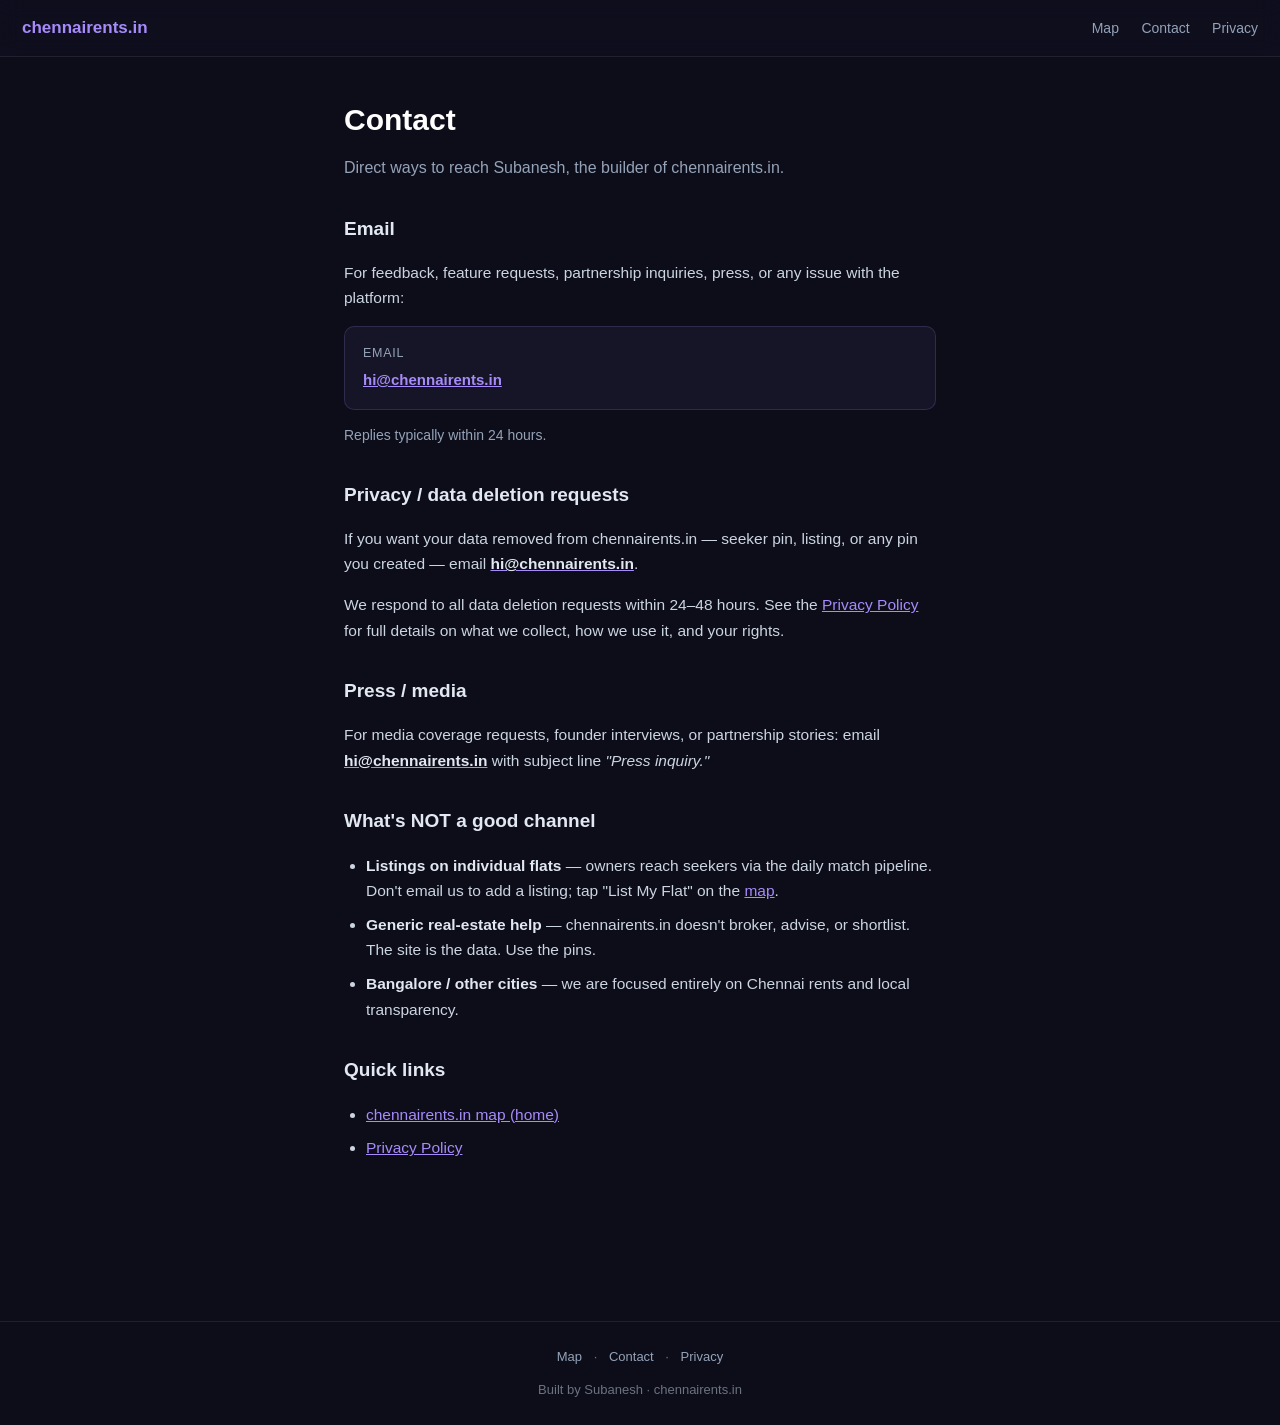
<file: contact.html>
<!DOCTYPE html>
<html lang="en">
<head>
<meta charset="UTF-8">
<meta name="viewport" content="width=device-width, initial-scale=1.0">
<title>Contact — chennairents.in</title>
<meta name="description" content="Direct ways to reach Subanesh, the builder of chennairents.in — for feedback, partnership inquiries, press, or data deletion requests.">
<meta property="og:title" content="Contact — chennairents.in">
<meta property="og:url" content="https://www.chennairents.in/contact.html">
<link rel="canonical" href="https://www.chennairents.in/contact.html">
<link rel="icon" type="image/png" href="/favicon.png">
<style>
  * { box-sizing: border-box; }
  body { font-family: -apple-system, BlinkMacSystemFont, "Segoe UI", Roboto, sans-serif; background: #0d0d1a; color: #cbd5e1; margin: 0; line-height: 1.65; }
  header { display: flex; justify-content: space-between; align-items: center; padding: 14px 22px; background: rgba(15, 15, 30, 0.92); border-bottom: 1px solid rgba(255, 255, 255, 0.08); position: sticky; top: 0; backdrop-filter: blur(10px); z-index: 10; }
  .logo { color: #a78bfa; font-weight: 700; font-size: 17px; text-decoration: none; }
  nav a { color: #94a3b8; text-decoration: none; margin-left: 18px; font-size: 14px; }
  nav a:hover { color: #fff; }
  main { max-width: 640px; margin: 0 auto; padding: 44px 24px 80px; }
  h1 { color: #fff; font-size: 30px; line-height: 1.25; margin: 0 0 8px; }
  .lede { color: #94a3b8; font-size: 16px; margin-bottom: 32px; }
  h2 { color: #e2e8f0; font-size: 19px; margin-top: 32px; margin-bottom: 8px; }
  p, li { color: #cbd5e1; font-size: 15.5px; }
  ul { padding-left: 22px; }
  li { margin-bottom: 8px; }
  a { color: #a78bfa; }
  a:hover { color: #c4b5fd; }
  strong { color: #e2e8f0; }
  .card { padding: 16px 18px; background: rgba(167,139,250,0.06); border: 1px solid rgba(167,139,250,0.18); border-radius: 10px; margin: 14px 0; }
  .card-label { color: #94a3b8; font-size: 12.5px; text-transform: uppercase; letter-spacing: 0.06em; margin-bottom: 4px; }
  .card-value { color: #e2e8f0; font-size: 15px; font-weight: 600; }
  footer { border-top: 1px solid rgba(255, 255, 255, 0.08); margin-top: 64px; padding: 24px; text-align: center; color: #6b7280; font-size: 13px; }
  footer a { color: #94a3b8; margin: 0 8px; text-decoration: none; }
  footer a:hover { color: #fff; }
</style>
</head>
<body>
<header>
  <a href="/" class="logo">chennairents.in</a>
  <nav>
    <a href="/">Map</a>
    <a href="/contact.html">Contact</a>
    <a href="/privacy.html">Privacy</a>
  </nav>
</header>

<main>
  <h1>Contact</h1>
  <p class="lede">Direct ways to reach Subanesh, the builder of chennairents.in.</p>

  <h2>Email</h2>
  <p>For feedback, feature requests, partnership inquiries, press, or any issue with the platform:</p>
  <div class="card">
    <div class="card-label">Email</div>
    <div class="card-value"><a href="mailto:hi@chennairents.in">hi@chennairents.in</a></div>
  </div>
  <p style="color:#94a3b8;font-size:14px">Replies typically within 24 hours.</p>

  <h2>Privacy / data deletion requests</h2>
  <p>If you want your data removed from chennairents.in — seeker pin, listing, or any pin you created — email <a href="mailto:hi@chennairents.in"><strong>hi@chennairents.in</strong></a>.</p>
  <p>We respond to all data deletion requests within 24–48 hours. See the <a href="/privacy.html">Privacy Policy</a> for full details on what we collect, how we use it, and your rights.</p>

  <h2>Press / media</h2>
  <p>For media coverage requests, founder interviews, or partnership stories: email <a href="mailto:hi@chennairents.in"><strong>hi@chennairents.in</strong></a> with subject line <em>"Press inquiry."</em></p>

  <h2>What's NOT a good channel</h2>
  <ul>
    <li><strong>Listings on individual flats</strong> — owners reach seekers via the daily match pipeline. Don't email us to add a listing; tap "List My Flat" on the <a href="/">map</a>.</li>
    <li><strong>Generic real-estate help</strong> — chennairents.in doesn't broker, advise, or shortlist. The site is the data. Use the pins.</li>
    <li><strong>Bangalore / other cities</strong> — we are focused entirely on Chennai rents and local transparency.</li>
  </ul>

  <h2>Quick links</h2>
  <ul>
    <li><a href="/">chennairents.in map (home)</a></li>
    <li><a href="/privacy.html">Privacy Policy</a></li>
  </ul>
</main>

<footer>
  <div><a href="/">Map</a> · <a href="/contact.html">Contact</a> · <a href="/privacy.html">Privacy</a></div>
  <div style="margin-top:12px">Built by Subanesh · chennairents.in</div>
</footer>
</body>
</html>
</file>
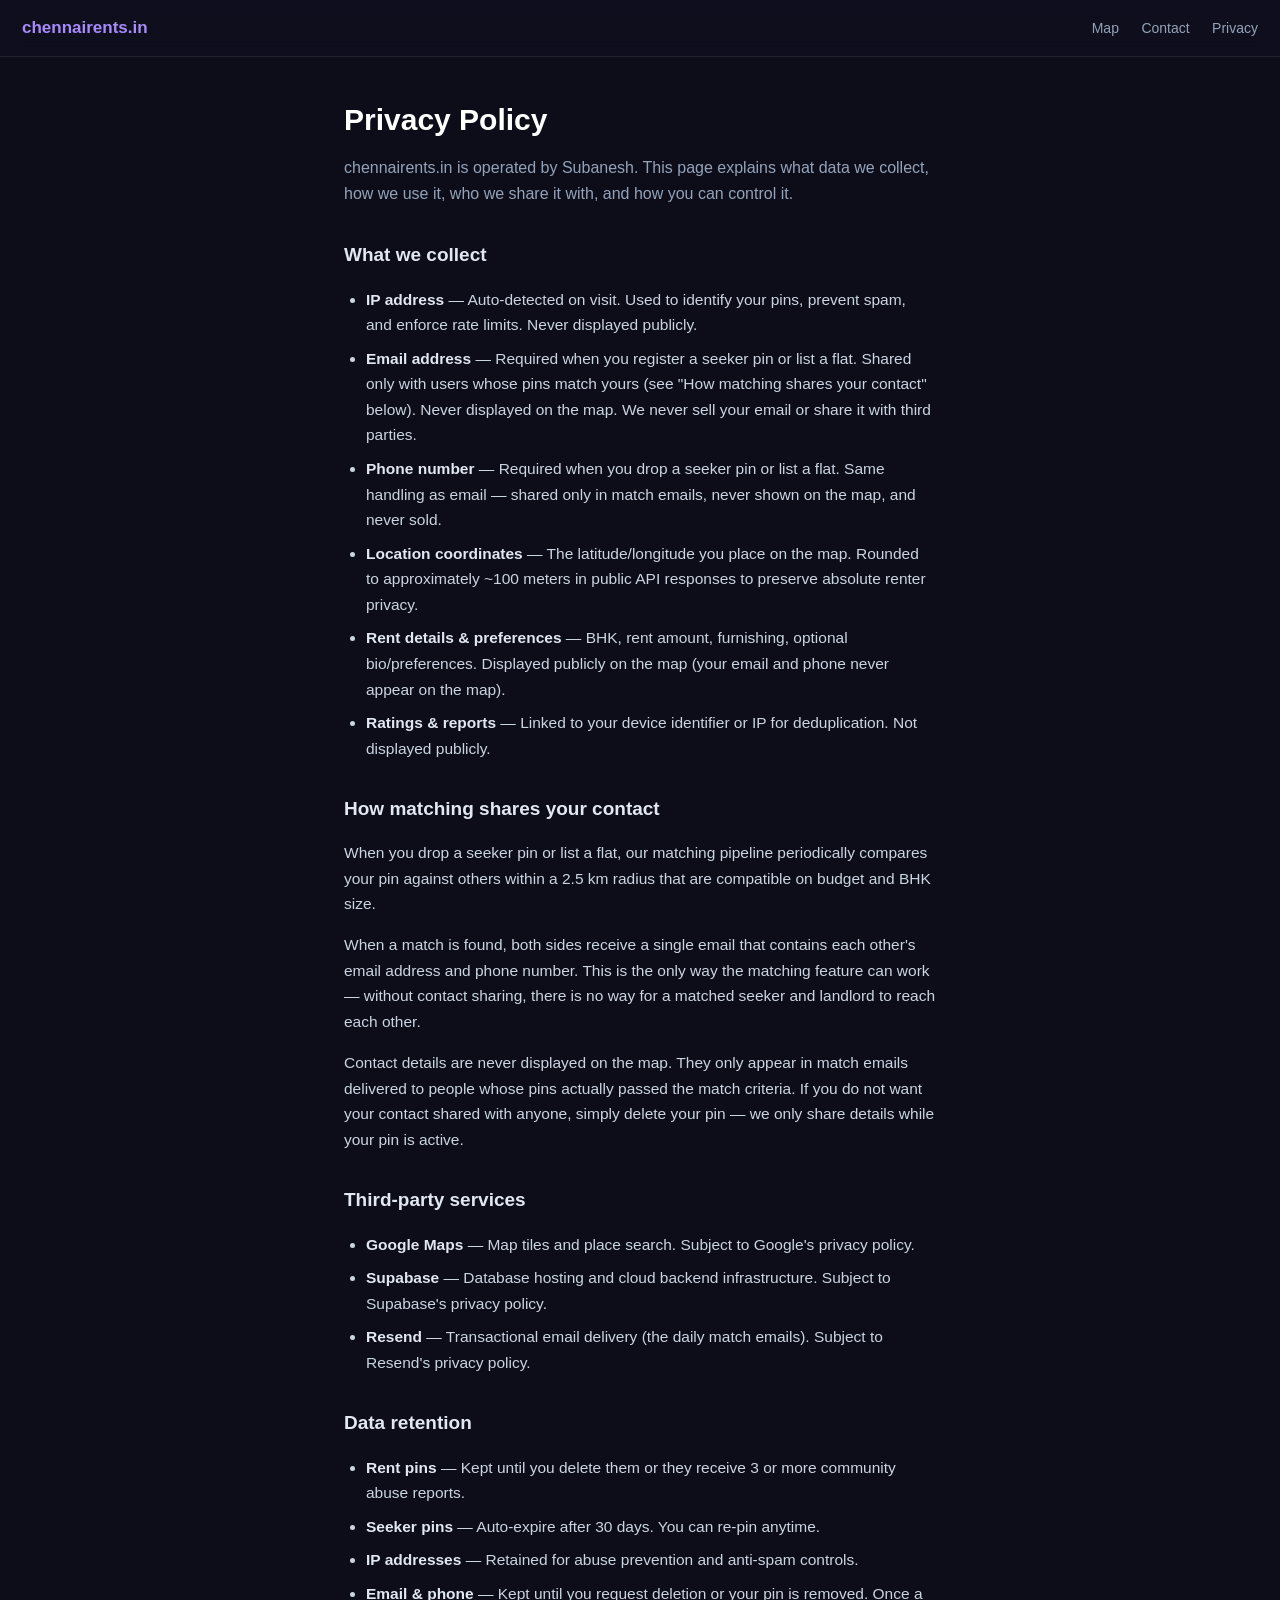
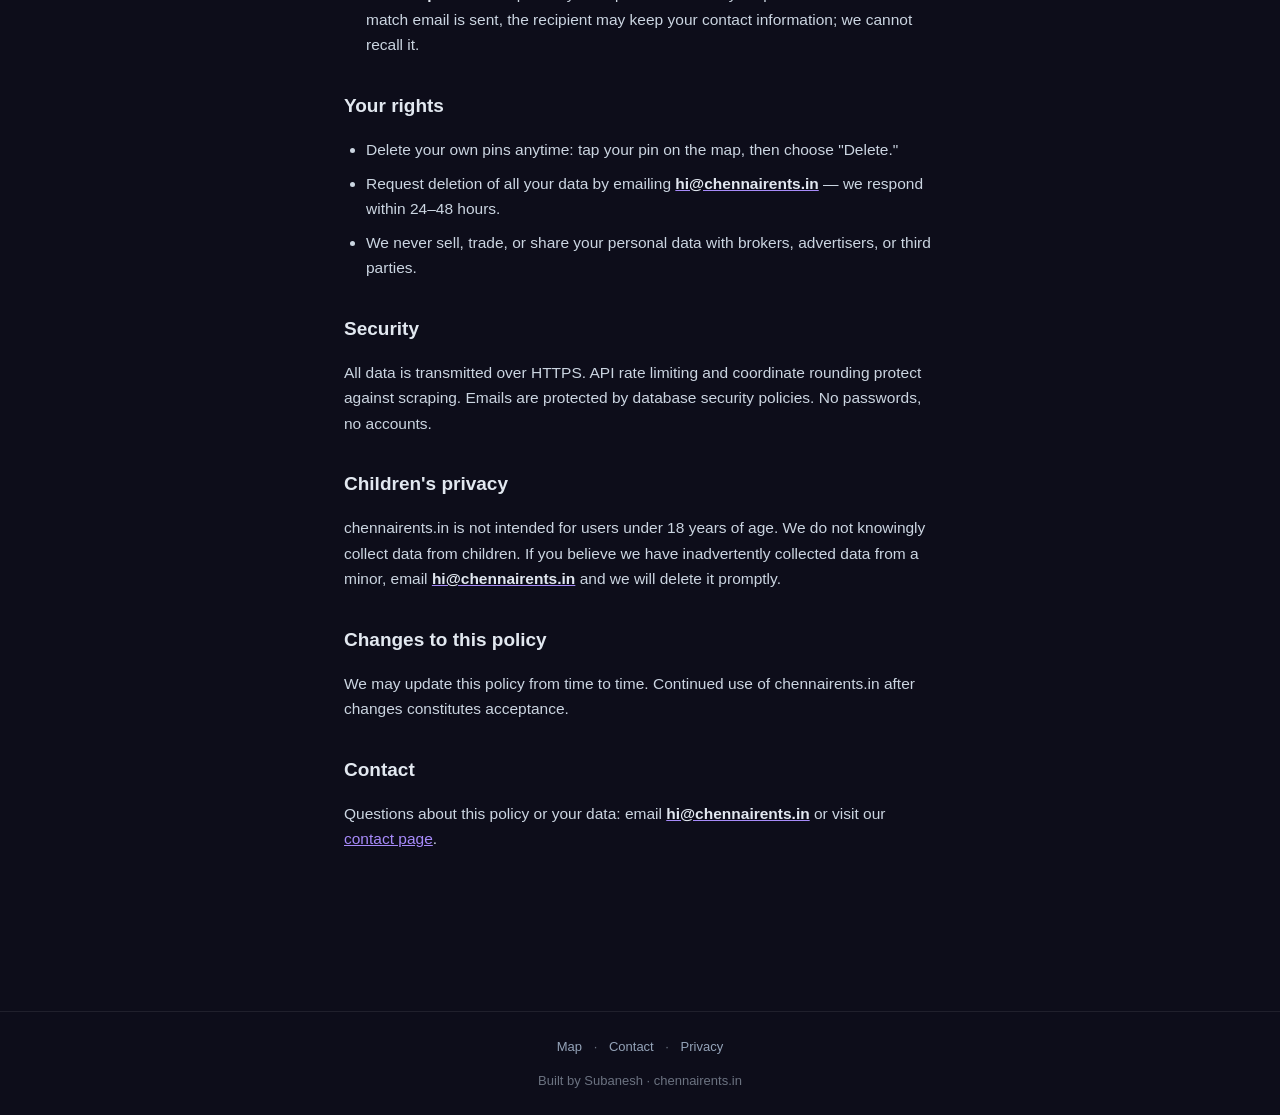
<file: privacy.html>
<!DOCTYPE html>
<html lang="en">
<head>
<meta charset="UTF-8">
<meta name="viewport" content="width=device-width, initial-scale=1.0">
<title>Privacy Policy — chennairents.in</title>
<meta name="description" content="Privacy Policy for chennairents.in. Learn what data we collect, how we use it, and how you can request data deletion.">
<meta property="og:title" content="Privacy Policy — chennairents.in">
<meta property="og:url" content="https://www.chennairents.in/privacy.html">
<link rel="canonical" href="https://www.chennairents.in/privacy.html">
<link rel="icon" type="image/png" href="/favicon.png">
<style>
  * { box-sizing: border-box; }
  body { font-family: -apple-system, BlinkMacSystemFont, "Segoe UI", Roboto, sans-serif; background: #0d0d1a; color: #cbd5e1; margin: 0; line-height: 1.65; }
  header { display: flex; justify-content: space-between; align-items: center; padding: 14px 22px; background: rgba(15, 15, 30, 0.92); border-bottom: 1px solid rgba(255, 255, 255, 0.08); position: sticky; top: 0; backdrop-filter: blur(10px); z-index: 10; }
  .logo { color: #a78bfa; font-weight: 700; font-size: 17px; text-decoration: none; }
  nav a { color: #94a3b8; text-decoration: none; margin-left: 18px; font-size: 14px; }
  nav a:hover { color: #fff; }
  main { max-width: 640px; margin: 0 auto; padding: 44px 24px 80px; }
  h1 { color: #fff; font-size: 30px; line-height: 1.25; margin: 0 0 8px; }
  .lede { color: #94a3b8; font-size: 16px; margin-bottom: 32px; }
  h2 { color: #e2e8f0; font-size: 19px; margin-top: 32px; margin-bottom: 8px; }
  p, li { color: #cbd5e1; font-size: 15.5px; }
  ul { padding-left: 22px; }
  li { margin-bottom: 8px; }
  a { color: #a78bfa; }
  a:hover { color: #c4b5fd; }
  strong { color: #e2e8f0; }
  .card { padding: 16px 18px; background: rgba(167,139,250,0.06); border: 1px solid rgba(167,139,250,0.18); border-radius: 10px; margin: 14px 0; }
  .card-label { color: #94a3b8; font-size: 12.5px; text-transform: uppercase; letter-spacing: 0.06em; margin-bottom: 4px; }
  .card-value { color: #e2e8f0; font-size: 15px; font-weight: 600; }
  footer { border-top: 1px solid rgba(255, 255, 255, 0.08); margin-top: 64px; padding: 24px; text-align: center; color: #6b7280; font-size: 13px; }
  footer a { color: #94a3b8; margin: 0 8px; text-decoration: none; }
  footer a:hover { color: #fff; }
</style>
</head>
<body>
<header>
  <a href="/" class="logo">chennairents.in</a>
  <nav>
    <a href="/">Map</a>
    <a href="/contact.html">Contact</a>
    <a href="/privacy.html">Privacy</a>
  </nav>
</header>

<main>
  <h1>Privacy Policy</h1>
  <p class="lede">chennairents.in is operated by Subanesh. This page explains what data we collect, how we use it, who we share it with, and how you can control it.</p>

  <h2>What we collect</h2>
  <ul>
    <li><strong>IP address</strong> — Auto-detected on visit. Used to identify your pins, prevent spam, and enforce rate limits. Never displayed publicly.</li>
    <li><strong>Email address</strong> — Required when you register a seeker pin or list a flat. Shared only with users whose pins match yours (see "How matching shares your contact" below). Never displayed on the map. We never sell your email or share it with third parties.</li>
    <li><strong>Phone number</strong> — Required when you drop a seeker pin or list a flat. Same handling as email — shared only in match emails, never shown on the map, and never sold.</li>
    <li><strong>Location coordinates</strong> — The latitude/longitude you place on the map. Rounded to approximately ~100 meters in public API responses to preserve absolute renter privacy.</li>
    <li><strong>Rent details & preferences</strong> — BHK, rent amount, furnishing, optional bio/preferences. Displayed publicly on the map (your email and phone never appear on the map).</li>
    <li><strong>Ratings & reports</strong> — Linked to your device identifier or IP for deduplication. Not displayed publicly.</li>
  </ul>

  <h2>How matching shares your contact</h2>
  <p>When you drop a seeker pin or list a flat, our matching pipeline periodically compares your pin against others within a 2.5 km radius that are compatible on budget and BHK size.</p>
  <p>When a match is found, both sides receive a single email that contains each other's email address and phone number. This is the only way the matching feature can work — without contact sharing, there is no way for a matched seeker and landlord to reach each other.</p>
  <p>Contact details are never displayed on the map. They only appear in match emails delivered to people whose pins actually passed the match criteria. If you do not want your contact shared with anyone, simply delete your pin — we only share details while your pin is active.</p>

  <h2>Third-party services</h2>
  <ul>
    <li><strong>Google Maps</strong> — Map tiles and place search. Subject to Google's privacy policy.</li>
    <li><strong>Supabase</strong> — Database hosting and cloud backend infrastructure. Subject to Supabase's privacy policy.</li>
    <li><strong>Resend</strong> — Transactional email delivery (the daily match emails). Subject to Resend's privacy policy.</li>
  </ul>

  <h2>Data retention</h2>
  <ul>
    <li><strong>Rent pins</strong> — Kept until you delete them or they receive 3 or more community abuse reports.</li>
    <li><strong>Seeker pins</strong> — Auto-expire after 30 days. You can re-pin anytime.</li>
    <li><strong>IP addresses</strong> — Retained for abuse prevention and anti-spam controls.</li>
    <li><strong>Email & phone</strong> — Kept until you request deletion or your pin is removed. Once a match email is sent, the recipient may keep your contact information; we cannot recall it.</li>
  </ul>

  <h2>Your rights</h2>
  <ul>
    <li>Delete your own pins anytime: tap your pin on the map, then choose "Delete."</li>
    <li>Request deletion of all your data by emailing <a href="mailto:hi@chennairents.in"><strong>hi@chennairents.in</strong></a> — we respond within 24–48 hours.</li>
    <li>We never sell, trade, or share your personal data with brokers, advertisers, or third parties.</li>
  </ul>

  <h2>Security</h2>
  <p>All data is transmitted over HTTPS. API rate limiting and coordinate rounding protect against scraping. Emails are protected by database security policies. No passwords, no accounts.</p>

  <h2>Children's privacy</h2>
  <p>chennairents.in is not intended for users under 18 years of age. We do not knowingly collect data from children. If you believe we have inadvertently collected data from a minor, email <a href="mailto:hi@chennairents.in"><strong>hi@chennairents.in</strong></a> and we will delete it promptly.</p>

  <h2>Changes to this policy</h2>
  <p>We may update this policy from time to time. Continued use of chennairents.in after changes constitutes acceptance.</p>

  <h2>Contact</h2>
  <p>Questions about this policy or your data: email <a href="mailto:hi@chennairents.in"><strong>hi@chennairents.in</strong></a> or visit our <a href="/contact.html">contact page</a>.</p>
</main>

<footer>
  <div><a href="/">Map</a> · <a href="/contact.html">Contact</a> · <a href="/privacy.html">Privacy</a></div>
  <div style="margin-top:12px">Built by Subanesh · chennairents.in</div>
</footer>
</body>
</html>
</file>
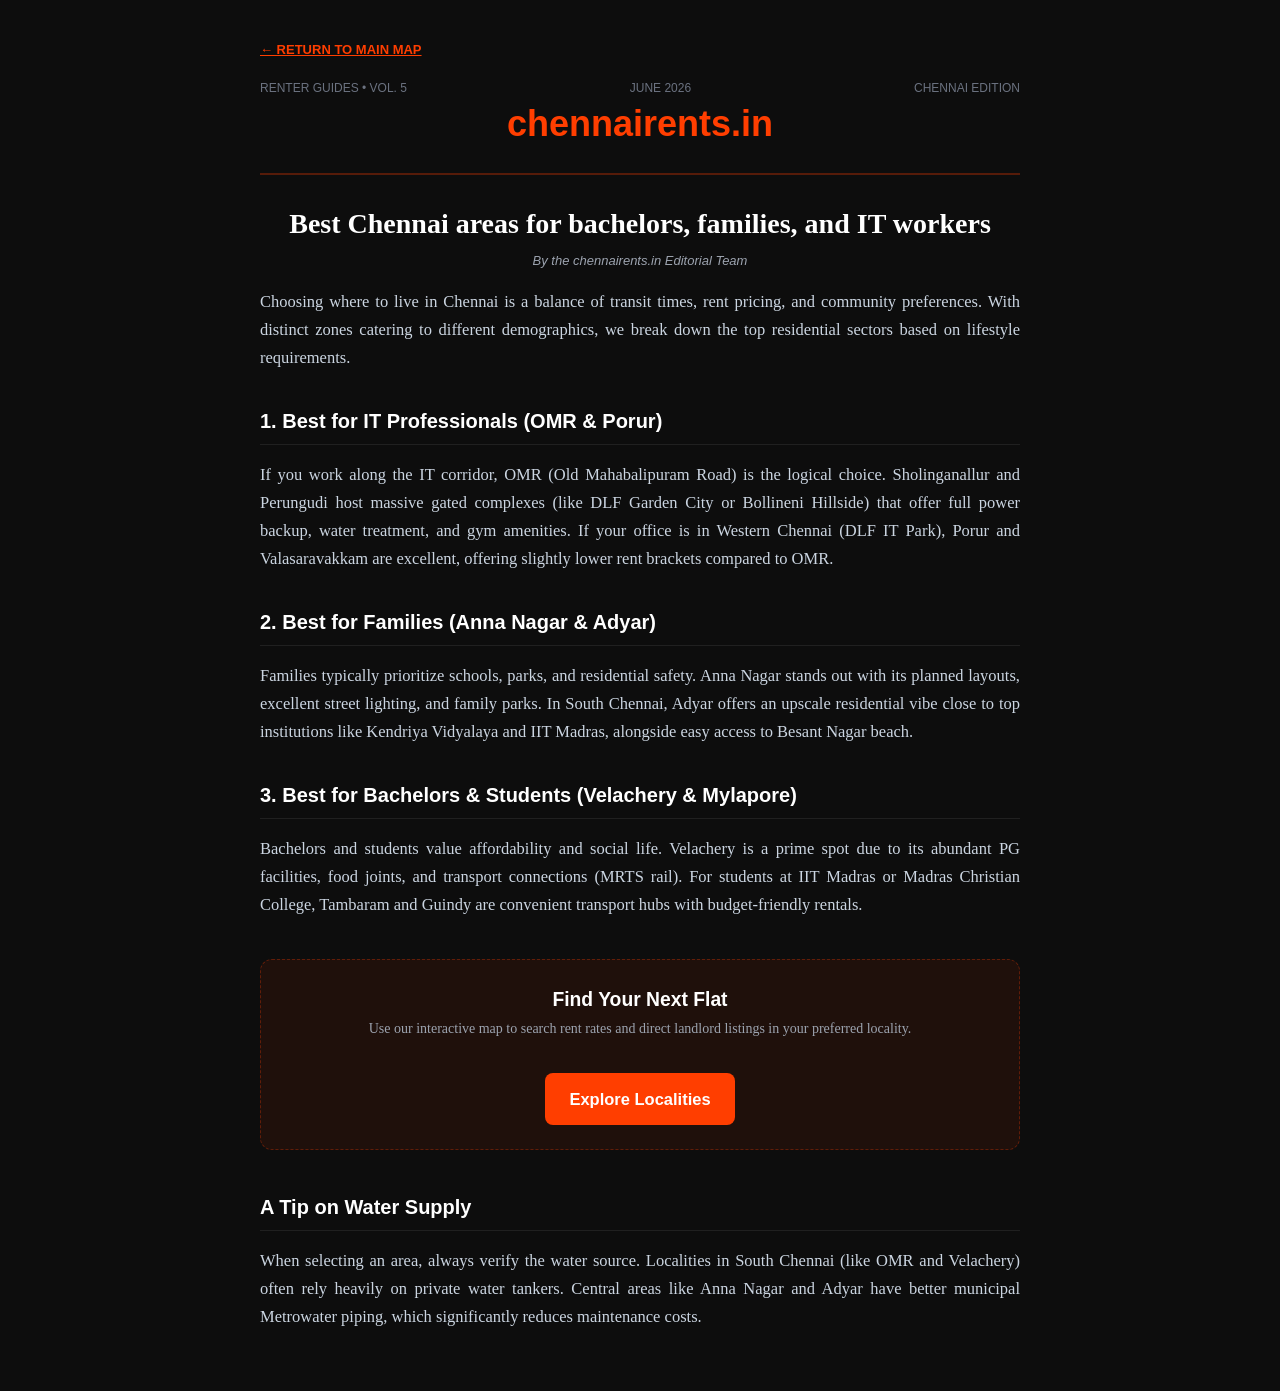
<file: guides/best-chennai-areas.html>
<!DOCTYPE html>
<html lang="en">
<head>
    <meta charset="UTF-8">
    <link rel="icon" type="image/png" href="../favicon.png">
    <meta name="viewport" content="width=device-width, initial-scale=1.0">
    <title>Best Chennai Areas for Bachelors, Families, and IT Workers | chennairents.in</title>
    <meta name="description" content="A comprehensive lifestyle guide to Chennai's top neighbourhoods. Find the best locations for IT employees, students, families, and young professionals." />
    <link rel="stylesheet" href="../index.css">
    <style>
        body {
            background-color: #0d0d0d;
            color: #cbd5e1;
            font-family: 'Inter', sans-serif;
            margin: 0;
            padding: 0;
        }
        .container {
            max-width: 800px;
            margin: 0 auto;
            padding: 40px 20px;
        }
        .back-link {
            display: inline-block;
            margin-bottom: 24px;
            font-size: 13px;
            font-weight: 700;
            text-transform: uppercase;
            color: #ff3e00;
            text-decoration: underline;
        }
        .back-link:hover {
            color: #ff5a1f;
        }
        .editorial-header {
            text-align: center;
            border-bottom: 2px double rgba(255, 62, 0, 0.3);
            padding-bottom: 20px;
            margin-bottom: 30px;
        }
        .newspaper-meta {
            color: #6b7280;
            font-size: 12px;
            display: flex;
            justify-content: space-between;
            margin-bottom: 8px;
            text-transform: uppercase;
        }
        .site-title {
            color: #ff3e00;
            font-size: 36px;
            font-weight: 800;
            text-decoration: none;
            display: block;
            margin-bottom: 8px;
        }
        .article-title {
            font-family: 'Georgia', serif;
            font-size: 28px;
            color: white;
            line-height: 1.35;
            margin: 20px 0 10px 0;
            text-align: center;
        }
        .article-author {
            color: #9ca3af;
            font-size: 13px;
            font-style: italic;
            text-align: center;
            margin-bottom: 20px;
        }
        .article-content {
            font-family: 'Georgia', serif;
            font-size: 16.5px;
            line-height: 1.7;
            color: #cbd5e1;
            text-align: justify;
        }
        .article-content p {
            margin-bottom: 20px;
        }
        .article-content h2 {
            font-family: 'Inter', sans-serif;
            font-size: 20px;
            color: white;
            border-bottom: 1px solid rgba(255, 255, 255, 0.08);
            padding-bottom: 6px;
            margin-top: 32px;
            margin-bottom: 16px;
        }
        .cta-box {
            background: rgba(255, 62, 0, 0.08);
            border: 1px dashed rgba(255, 62, 0, 0.3);
            border-radius: 12px;
            padding: 24px;
            margin: 40px 0;
            text-align: center;
        }
        .cta-box h3 {
            color: white;
            margin-top: 0;
            font-family: 'Inter', sans-serif;
        }
        .cta-box p {
            font-size: 14px;
            color: #9ca3af;
        }
        .cta-button {
            display: inline-block;
            background: #ff3e00;
            color: white;
            padding: 12px 24px;
            border-radius: 8px;
            text-decoration: none;
            font-weight: 700;
            font-family: 'Inter', sans-serif;
            margin-top: 12px;
            transition: background 0.2s;
        }
        .cta-button:hover {
            background: #d63400;
        }
        @media (max-width: 640px) {
            .article-title {
                font-size: 22px;
            }
            .article-content {
                font-size: 15px;
                text-align: left;
            }
        }
    </style>
    <!-- Schema.org Article JSON-LD -->
    <script type="application/ld+json">
    {
      "@context": "https://schema.org",
      "@type": "NewsArticle",
      "headline": "Best Chennai areas for bachelors, families, and IT workers",
      "datePublished": "2026-06-21T12:00:00Z",
      "author": {
        "@type": "Organization",
        "name": "chennairents.in"
      },
      "publisher": {
        "@type": "Organization",
        "name": "chennairents.in",
        "logo": {
          "@type": "ImageObject",
          "url": "https://www.chennairents.in/assets/logo.png"
        }
      }
    }
    </script>
</head>
<body>
    <div class="container">
        <a href="/" class="back-link">&larr; Return to main map</a>
        
        <header class="editorial-header">
            <div class="newspaper-meta">
                <span>Renter Guides • Vol. 5</span>
                <span>June 2026</span>
                <span>Chennai Edition</span>
            </div>
            <a href="/" class="site-title">chennairents.in</a>
        </header>
        
        <main>
            <h1 class="article-title">Best Chennai areas for bachelors, families, and IT workers</h1>
            <div class="article-author">By the chennairents.in Editorial Team</div>
            
            <div class="article-content">
                <p>Choosing where to live in Chennai is a balance of transit times, rent pricing, and community preferences. With distinct zones catering to different demographics, we break down the top residential sectors based on lifestyle requirements.</p>
                
                <h2>1. Best for IT Professionals (OMR & Porur)</h2>
                <p>If you work along the IT corridor, OMR (Old Mahabalipuram Road) is the logical choice. Sholinganallur and Perungudi host massive gated complexes (like DLF Garden City or Bollineni Hillside) that offer full power backup, water treatment, and gym amenities. If your office is in Western Chennai (DLF IT Park), Porur and Valasaravakkam are excellent, offering slightly lower rent brackets compared to OMR.</p>
                
                <h2>2. Best for Families (Anna Nagar & Adyar)</h2>
                <p>Families typically prioritize schools, parks, and residential safety. Anna Nagar stands out with its planned layouts, excellent street lighting, and family parks. In South Chennai, Adyar offers an upscale residential vibe close to top institutions like Kendriya Vidyalaya and IIT Madras, alongside easy access to Besant Nagar beach.</p>
                
                <h2>3. Best for Bachelors & Students (Velachery & Mylapore)</h2>
                <p>Bachelors and students value affordability and social life. Velachery is a prime spot due to its abundant PG facilities, food joints, and transport connections (MRTS rail). For students at IIT Madras or Madras Christian College, Tambaram and Guindy are convenient transport hubs with budget-friendly rentals.</p>
                
                <div class="cta-box">
                    <h3>Find Your Next Flat</h3>
                    <p>Use our interactive map to search rent rates and direct landlord listings in your preferred locality.</p>
                    <a href="/" class="cta-button">Explore Localities</a>
                </div>
                
                <h2>A Tip on Water Supply</h2>
                <p>When selecting an area, always verify the water source. Localities in South Chennai (like OMR and Velachery) often rely heavily on private water tankers. Central areas like Anna Nagar and Adyar have better municipal Metrowater piping, which significantly reduces maintenance costs.</p>
            </div>
        </main>
    </div>
</body>
</html>
</file>
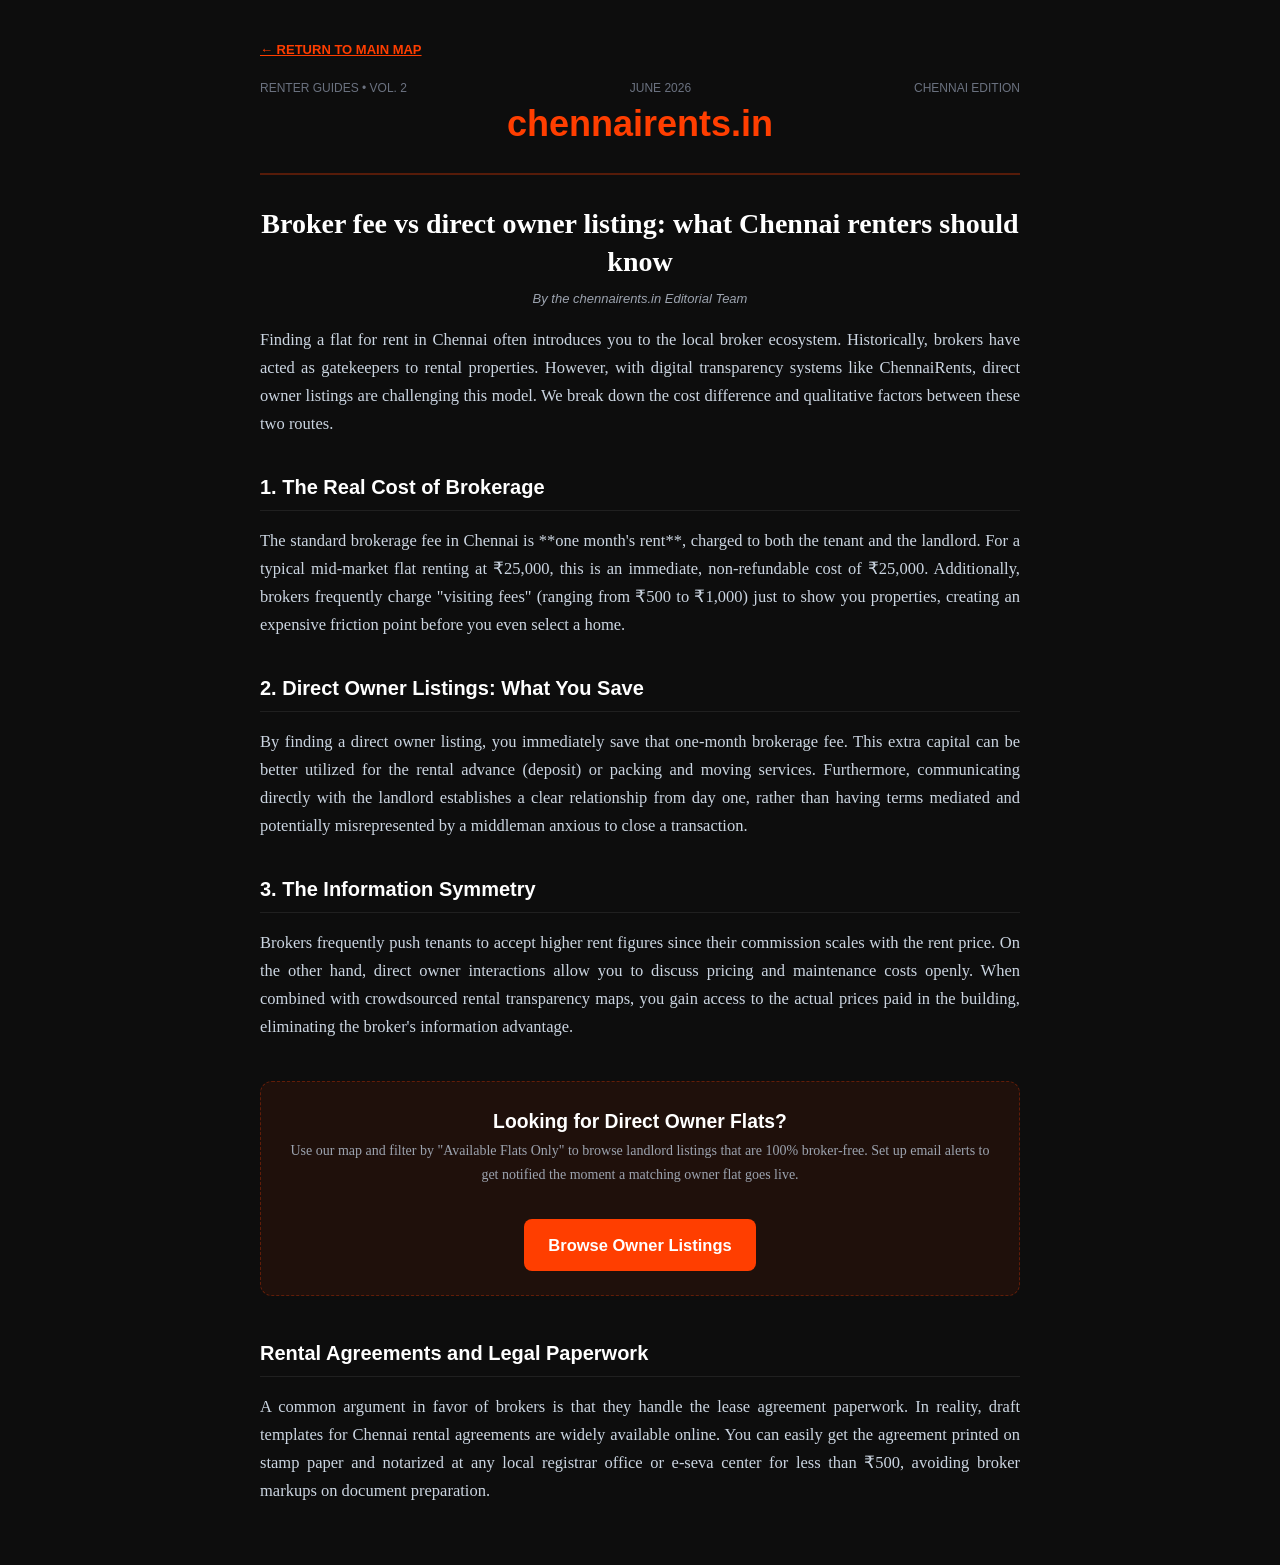
<file: guides/broker-fee-vs-direct-owner.html>
<!DOCTYPE html>
<html lang="en">
<head>
    <meta charset="UTF-8">
    <link rel="icon" type="image/png" href="../favicon.png">
    <meta name="viewport" content="width=device-width, initial-scale=1.0">
    <title>Broker Fee vs Direct Owner Listing in Chennai | chennairents.in</title>
    <meta name="description" content="Understanding broker fees and commission margins in Chennai. Learn how direct owner listings help you save money and find better rental flats." />
    <link rel="stylesheet" href="../index.css">
    <style>
        body {
            background-color: #0d0d0d;
            color: #cbd5e1;
            font-family: 'Inter', sans-serif;
            margin: 0;
            padding: 0;
        }
        .container {
            max-width: 800px;
            margin: 0 auto;
            padding: 40px 20px;
        }
        .back-link {
            display: inline-block;
            margin-bottom: 24px;
            font-size: 13px;
            font-weight: 700;
            text-transform: uppercase;
            color: #ff3e00;
            text-decoration: underline;
        }
        .back-link:hover {
            color: #ff5a1f;
        }
        .editorial-header {
            text-align: center;
            border-bottom: 2px double rgba(255, 62, 0, 0.3);
            padding-bottom: 20px;
            margin-bottom: 30px;
        }
        .newspaper-meta {
            color: #6b7280;
            font-size: 12px;
            display: flex;
            justify-content: space-between;
            margin-bottom: 8px;
            text-transform: uppercase;
        }
        .site-title {
            color: #ff3e00;
            font-size: 36px;
            font-weight: 800;
            text-decoration: none;
            display: block;
            margin-bottom: 8px;
        }
        .article-title {
            font-family: 'Georgia', serif;
            font-size: 28px;
            color: white;
            line-height: 1.35;
            margin: 20px 0 10px 0;
            text-align: center;
        }
        .article-author {
            color: #9ca3af;
            font-size: 13px;
            font-style: italic;
            text-align: center;
            margin-bottom: 20px;
        }
        .article-content {
            font-family: 'Georgia', serif;
            font-size: 16.5px;
            line-height: 1.7;
            color: #cbd5e1;
            text-align: justify;
        }
        .article-content p {
            margin-bottom: 20px;
        }
        .article-content h2 {
            font-family: 'Inter', sans-serif;
            font-size: 20px;
            color: white;
            border-bottom: 1px solid rgba(255, 255, 255, 0.08);
            padding-bottom: 6px;
            margin-top: 32px;
            margin-bottom: 16px;
        }
        .cta-box {
            background: rgba(255, 62, 0, 0.08);
            border: 1px dashed rgba(255, 62, 0, 0.3);
            border-radius: 12px;
            padding: 24px;
            margin: 40px 0;
            text-align: center;
        }
        .cta-box h3 {
            color: white;
            margin-top: 0;
            font-family: 'Inter', sans-serif;
        }
        .cta-box p {
            font-size: 14px;
            color: #9ca3af;
        }
        .cta-button {
            display: inline-block;
            background: #ff3e00;
            color: white;
            padding: 12px 24px;
            border-radius: 8px;
            text-decoration: none;
            font-weight: 700;
            font-family: 'Inter', sans-serif;
            margin-top: 12px;
            transition: background 0.2s;
        }
        .cta-button:hover {
            background: #d63400;
        }
        @media (max-width: 640px) {
            .article-title {
                font-size: 22px;
            }
            .article-content {
                font-size: 15px;
                text-align: left;
            }
        }
    </style>
    <!-- Schema.org Article JSON-LD -->
    <script type="application/ld+json">
    {
      "@context": "https://schema.org",
      "@type": "NewsArticle",
      "headline": "Broker fee vs direct owner listing: what Chennai renters should know",
      "datePublished": "2026-06-21T12:00:00Z",
      "author": {
        "@type": "Organization",
        "name": "chennairents.in"
      },
      "publisher": {
        "@type": "Organization",
        "name": "chennairents.in",
        "logo": {
          "@type": "ImageObject",
          "url": "https://www.chennairents.in/assets/logo.png"
        }
      }
    }
    </script>
</head>
<body>
    <div class="container">
        <a href="/" class="back-link">&larr; Return to main map</a>
        
        <header class="editorial-header">
            <div class="newspaper-meta">
                <span>Renter Guides • Vol. 2</span>
                <span>June 2026</span>
                <span>Chennai Edition</span>
            </div>
            <a href="/" class="site-title">chennairents.in</a>
        </header>
        
        <main>
            <h1 class="article-title">Broker fee vs direct owner listing: what Chennai renters should know</h1>
            <div class="article-author">By the chennairents.in Editorial Team</div>
            
            <div class="article-content">
                <p>Finding a flat for rent in Chennai often introduces you to the local broker ecosystem. Historically, brokers have acted as gatekeepers to rental properties. However, with digital transparency systems like ChennaiRents, direct owner listings are challenging this model. We break down the cost difference and qualitative factors between these two routes.</p>
                
                <h2>1. The Real Cost of Brokerage</h2>
                <p>The standard brokerage fee in Chennai is **one month's rent**, charged to both the tenant and the landlord. For a typical mid-market flat renting at ₹25,000, this is an immediate, non-refundable cost of ₹25,000. Additionally, brokers frequently charge "visiting fees" (ranging from ₹500 to ₹1,000) just to show you properties, creating an expensive friction point before you even select a home.</p>
                
                <h2>2. Direct Owner Listings: What You Save</h2>
                <p>By finding a direct owner listing, you immediately save that one-month brokerage fee. This extra capital can be better utilized for the rental advance (deposit) or packing and moving services. Furthermore, communicating directly with the landlord establishes a clear relationship from day one, rather than having terms mediated and potentially misrepresented by a middleman anxious to close a transaction.</p>
                
                <h2>3. The Information Symmetry</h2>
                <p>Brokers frequently push tenants to accept higher rent figures since their commission scales with the rent price. On the other hand, direct owner interactions allow you to discuss pricing and maintenance costs openly. When combined with crowdsourced rental transparency maps, you gain access to the actual prices paid in the building, eliminating the broker's information advantage.</p>
                
                <div class="cta-box">
                    <h3>Looking for Direct Owner Flats?</h3>
                    <p>Use our map and filter by "Available Flats Only" to browse landlord listings that are 100% broker-free. Set up email alerts to get notified the moment a matching owner flat goes live.</p>
                    <a href="/" class="cta-button">Browse Owner Listings</a>
                </div>
                
                <h2>Rental Agreements and Legal Paperwork</h2>
                <p>A common argument in favor of brokers is that they handle the lease agreement paperwork. In reality, draft templates for Chennai rental agreements are widely available online. You can easily get the agreement printed on stamp paper and notarized at any local registrar office or e-seva center for less than ₹500, avoiding broker markups on document preparation.</p>
            </div>
        </main>
    </div>
</body>
</html>
</file>
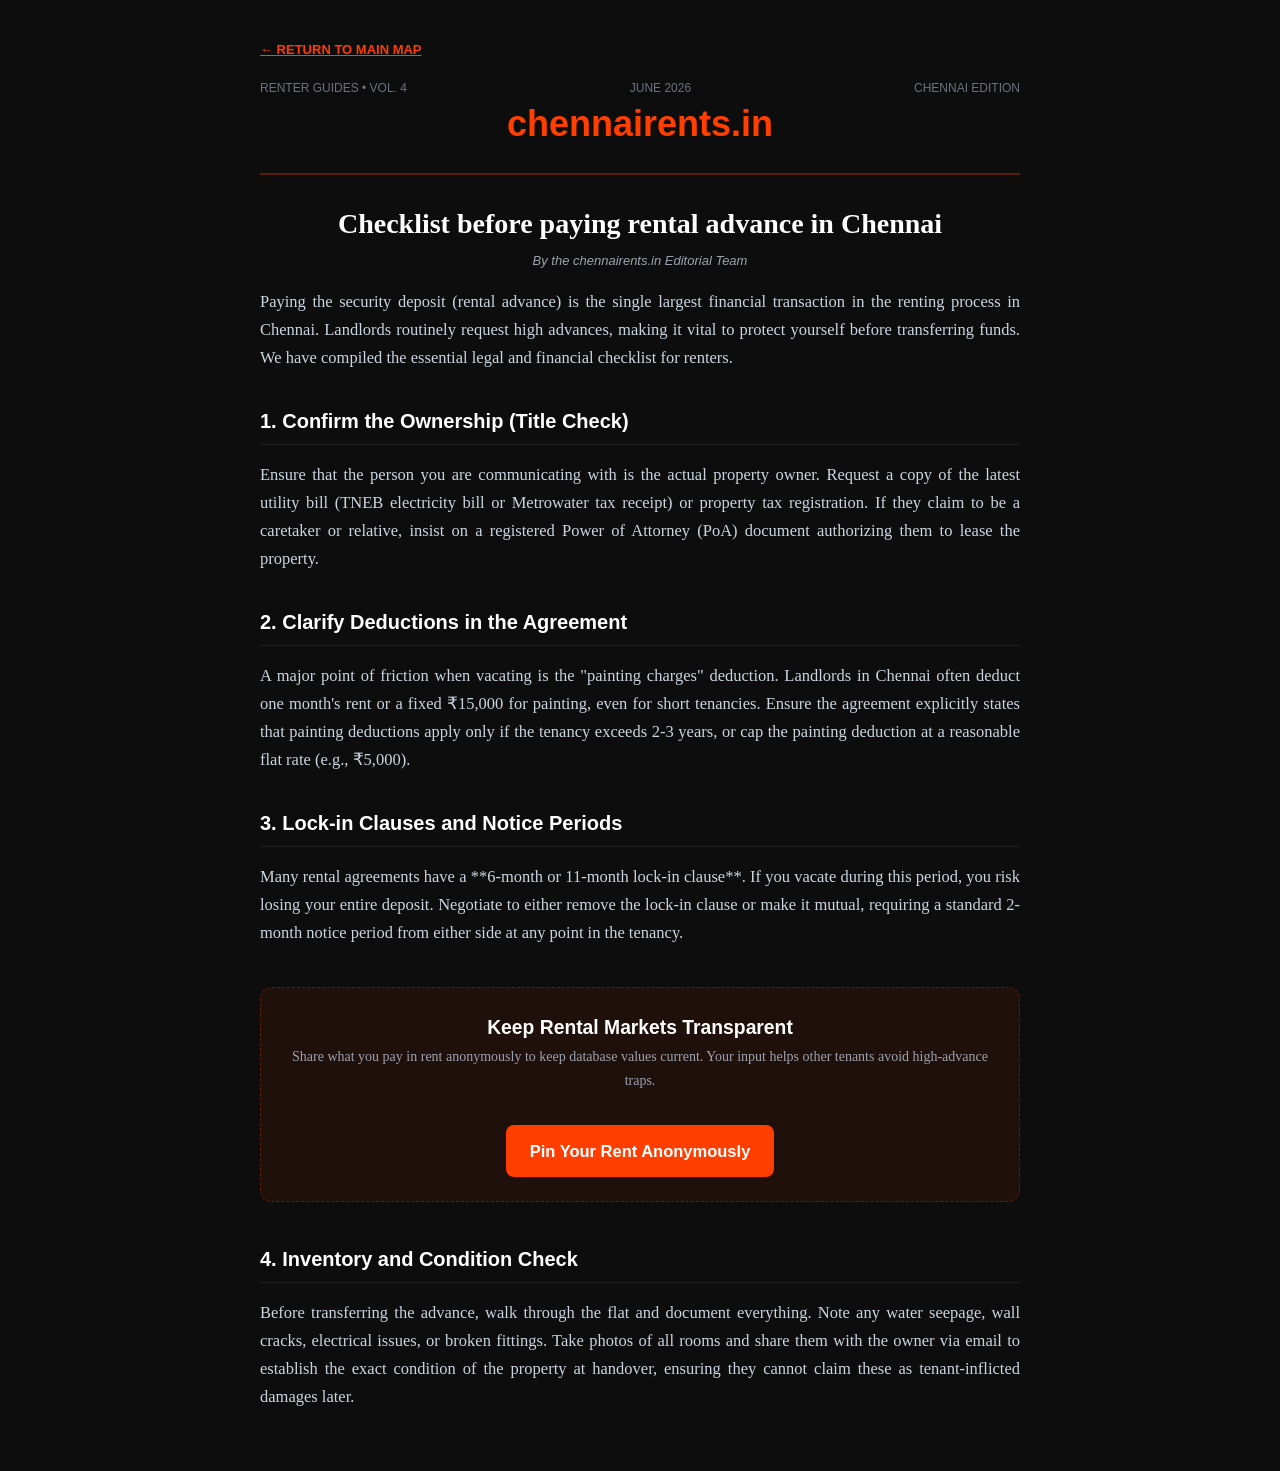
<file: guides/checklist-rental-advance.html>
<!DOCTYPE html>
<html lang="en">
<head>
    <meta charset="UTF-8">
    <link rel="icon" type="image/png" href="../favicon.png">
    <meta name="viewport" content="width=device-width, initial-scale=1.0">
    <title>Checklist Before Paying Rental Advance in Chennai | chennairents.in</title>
    <meta name="description" content="A comprehensive checklist for renters in Chennai before paying security deposits or rental advances. Learn about legal protections and lease agreements." />
    <link rel="stylesheet" href="../index.css">
    <style>
        body {
            background-color: #0d0d0d;
            color: #cbd5e1;
            font-family: 'Inter', sans-serif;
            margin: 0;
            padding: 0;
        }
        .container {
            max-width: 800px;
            margin: 0 auto;
            padding: 40px 20px;
        }
        .back-link {
            display: inline-block;
            margin-bottom: 24px;
            font-size: 13px;
            font-weight: 700;
            text-transform: uppercase;
            color: #ff3e00;
            text-decoration: underline;
        }
        .back-link:hover {
            color: #ff5a1f;
        }
        .editorial-header {
            text-align: center;
            border-bottom: 2px double rgba(255, 62, 0, 0.3);
            padding-bottom: 20px;
            margin-bottom: 30px;
        }
        .newspaper-meta {
            color: #6b7280;
            font-size: 12px;
            display: flex;
            justify-content: space-between;
            margin-bottom: 8px;
            text-transform: uppercase;
        }
        .site-title {
            color: #ff3e00;
            font-size: 36px;
            font-weight: 800;
            text-decoration: none;
            display: block;
            margin-bottom: 8px;
        }
        .article-title {
            font-family: 'Georgia', serif;
            font-size: 28px;
            color: white;
            line-height: 1.35;
            margin: 20px 0 10px 0;
            text-align: center;
        }
        .article-author {
            color: #9ca3af;
            font-size: 13px;
            font-style: italic;
            text-align: center;
            margin-bottom: 20px;
        }
        .article-content {
            font-family: 'Georgia', serif;
            font-size: 16.5px;
            line-height: 1.7;
            color: #cbd5e1;
            text-align: justify;
        }
        .article-content p {
            margin-bottom: 20px;
        }
        .article-content h2 {
            font-family: 'Inter', sans-serif;
            font-size: 20px;
            color: white;
            border-bottom: 1px solid rgba(255, 255, 255, 0.08);
            padding-bottom: 6px;
            margin-top: 32px;
            margin-bottom: 16px;
        }
        .cta-box {
            background: rgba(255, 62, 0, 0.08);
            border: 1px dashed rgba(255, 62, 0, 0.3);
            border-radius: 12px;
            padding: 24px;
            margin: 40px 0;
            text-align: center;
        }
        .cta-box h3 {
            color: white;
            margin-top: 0;
            font-family: 'Inter', sans-serif;
        }
        .cta-box p {
            font-size: 14px;
            color: #9ca3af;
        }
        .cta-button {
            display: inline-block;
            background: #ff3e00;
            color: white;
            padding: 12px 24px;
            border-radius: 8px;
            text-decoration: none;
            font-weight: 700;
            font-family: 'Inter', sans-serif;
            margin-top: 12px;
            transition: background 0.2s;
        }
        .cta-button:hover {
            background: #d63400;
        }
        @media (max-width: 640px) {
            .article-title {
                font-size: 22px;
            }
            .article-content {
                font-size: 15px;
                text-align: left;
            }
        }
    </style>
    <!-- Schema.org Article JSON-LD -->
    <script type="application/ld+json">
    {
      "@context": "https://schema.org",
      "@type": "NewsArticle",
      "headline": "Checklist before paying rental advance in Chennai",
      "datePublished": "2026-06-21T12:00:00Z",
      "author": {
        "@type": "Organization",
        "name": "chennairents.in"
      },
      "publisher": {
        "@type": "Organization",
        "name": "chennairents.in",
        "logo": {
          "@type": "ImageObject",
          "url": "https://www.chennairents.in/assets/logo.png"
        }
      }
    }
    </script>
</head>
<body>
    <div class="container">
        <a href="/" class="back-link">&larr; Return to main map</a>
        
        <header class="editorial-header">
            <div class="newspaper-meta">
                <span>Renter Guides • Vol. 4</span>
                <span>June 2026</span>
                <span>Chennai Edition</span>
            </div>
            <a href="/" class="site-title">chennairents.in</a>
        </header>
        
        <main>
            <h1 class="article-title">Checklist before paying rental advance in Chennai</h1>
            <div class="article-author">By the chennairents.in Editorial Team</div>
            
            <div class="article-content">
                <p>Paying the security deposit (rental advance) is the single largest financial transaction in the renting process in Chennai. Landlords routinely request high advances, making it vital to protect yourself before transferring funds. We have compiled the essential legal and financial checklist for renters.</p>
                
                <h2>1. Confirm the Ownership (Title Check)</h2>
                <p>Ensure that the person you are communicating with is the actual property owner. Request a copy of the latest utility bill (TNEB electricity bill or Metrowater tax receipt) or property tax registration. If they claim to be a caretaker or relative, insist on a registered Power of Attorney (PoA) document authorizing them to lease the property.</p>
                
                <h2>2. Clarify Deductions in the Agreement</h2>
                <p>A major point of friction when vacating is the "painting charges" deduction. Landlords in Chennai often deduct one month's rent or a fixed ₹15,000 for painting, even for short tenancies. Ensure the agreement explicitly states that painting deductions apply only if the tenancy exceeds 2-3 years, or cap the painting deduction at a reasonable flat rate (e.g., ₹5,000).</p>
                
                <h2>3. Lock-in Clauses and Notice Periods</h2>
                <p>Many rental agreements have a **6-month or 11-month lock-in clause**. If you vacate during this period, you risk losing your entire deposit. Negotiate to either remove the lock-in clause or make it mutual, requiring a standard 2-month notice period from either side at any point in the tenancy.</p>
                
                <div class="cta-box">
                    <h3>Keep Rental Markets Transparent</h3>
                    <p>Share what you pay in rent anonymously to keep database values current. Your input helps other tenants avoid high-advance traps.</p>
                    <a href="/" class="cta-button">Pin Your Rent Anonymously</a>
                </div>
                
                <h2>4. Inventory and Condition Check</h2>
                <p>Before transferring the advance, walk through the flat and document everything. Note any water seepage, wall cracks, electrical issues, or broken fittings. Take photos of all rooms and share them with the owner via email to establish the exact condition of the property at handover, ensuring they cannot claim these as tenant-inflicted damages later.</p>
            </div>
        </main>
    </div>
</body>
</html>
</file>
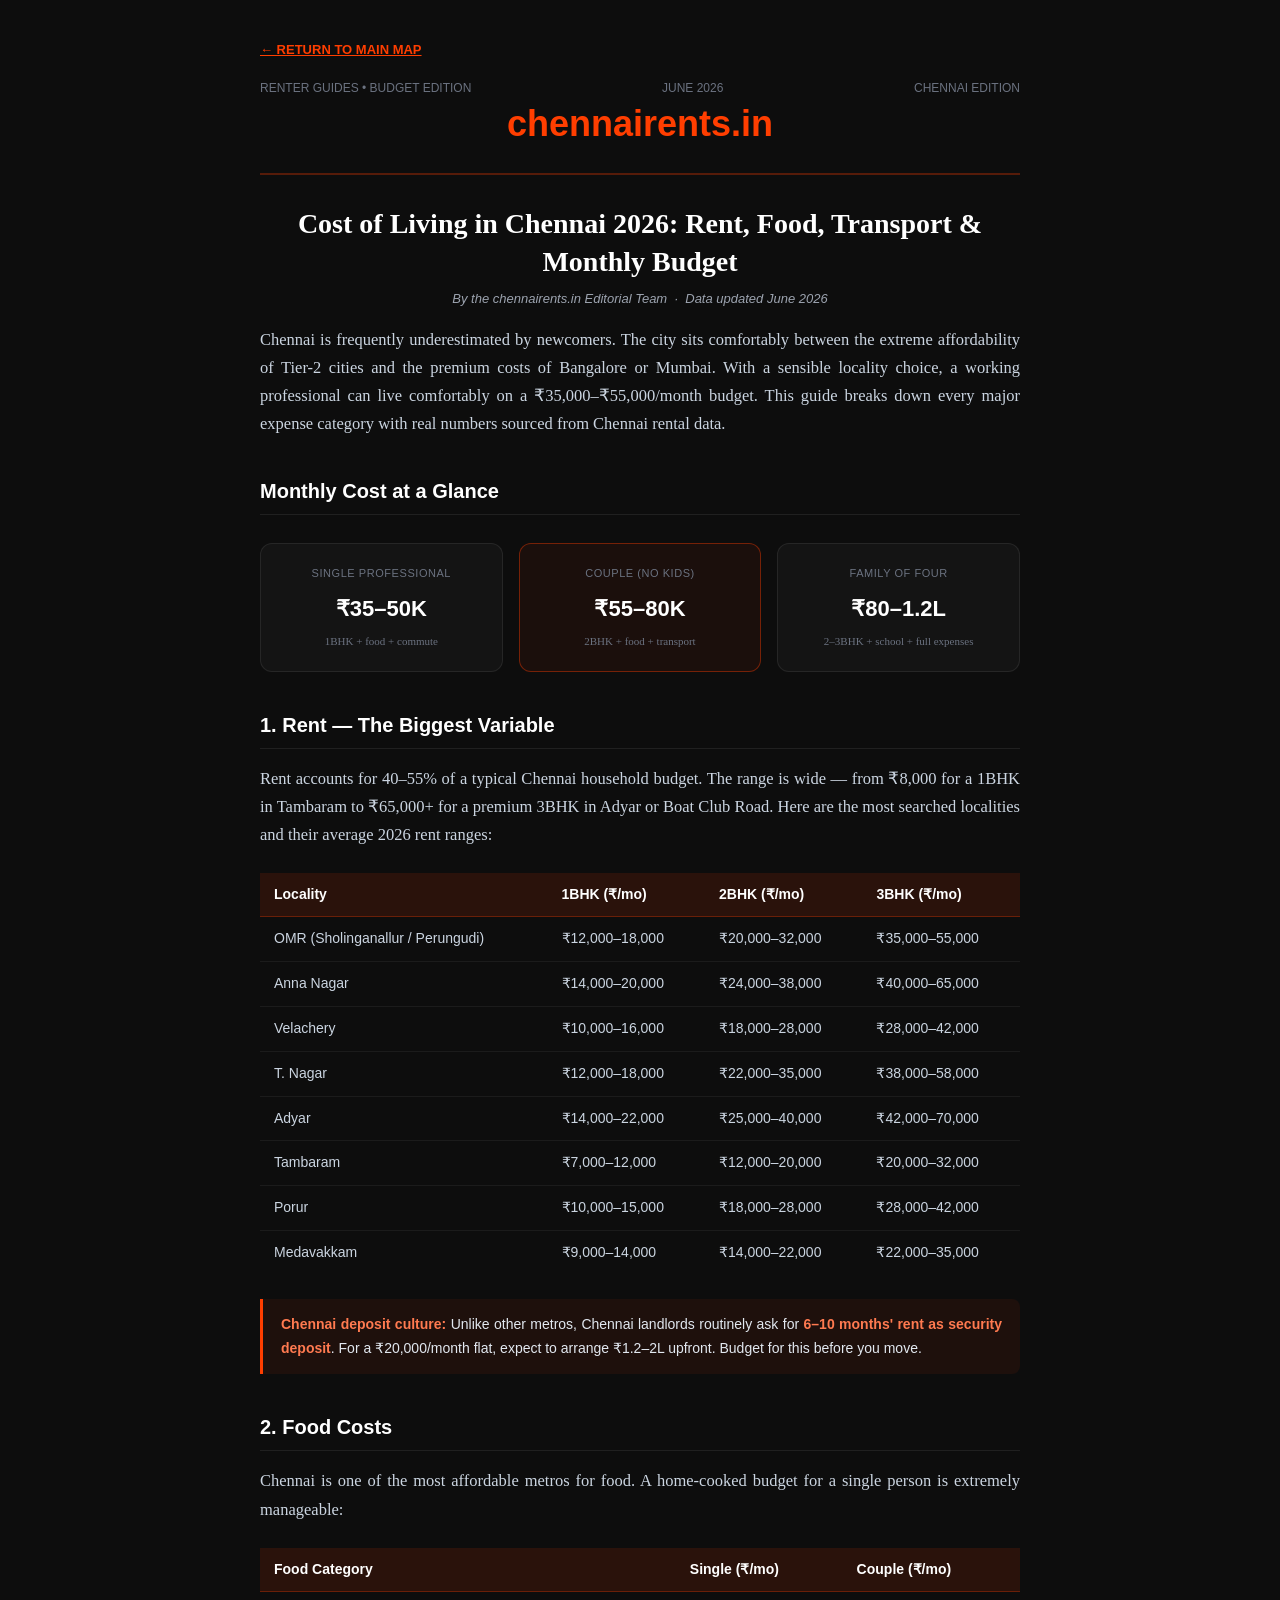
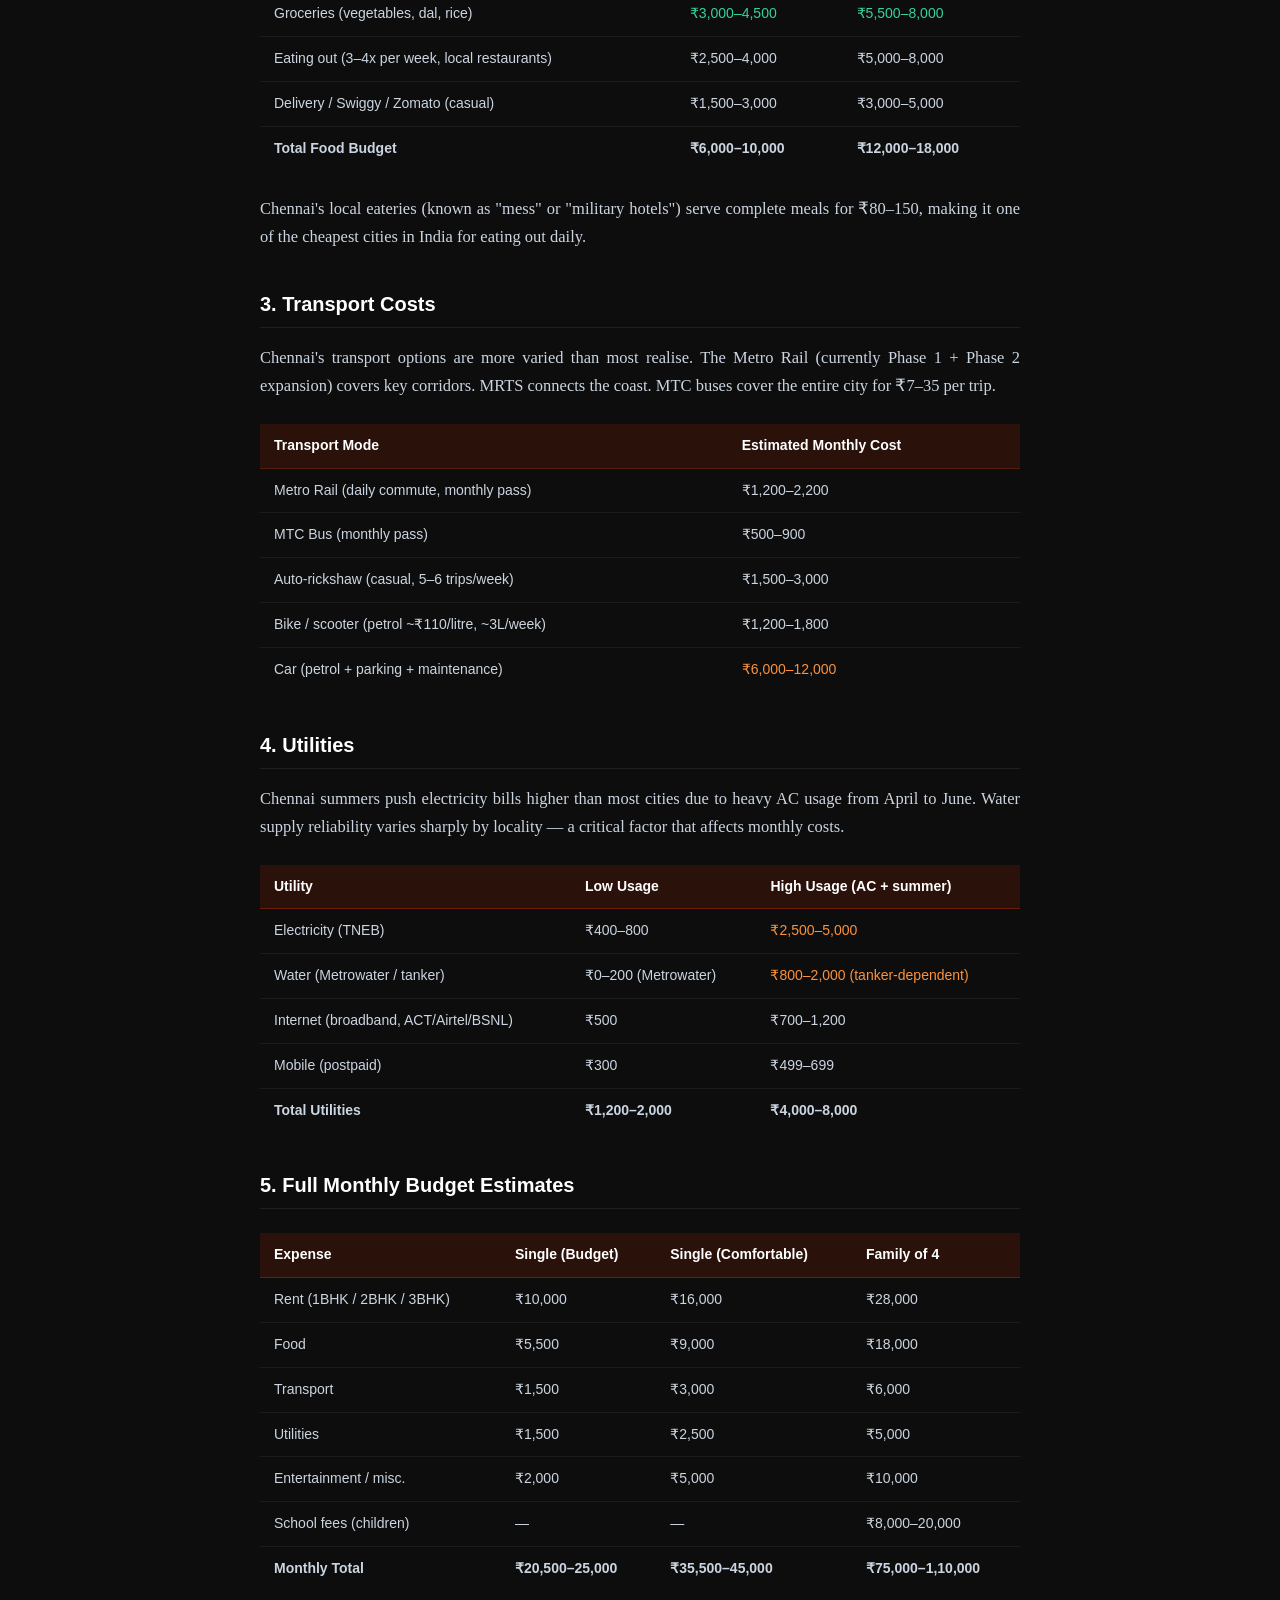
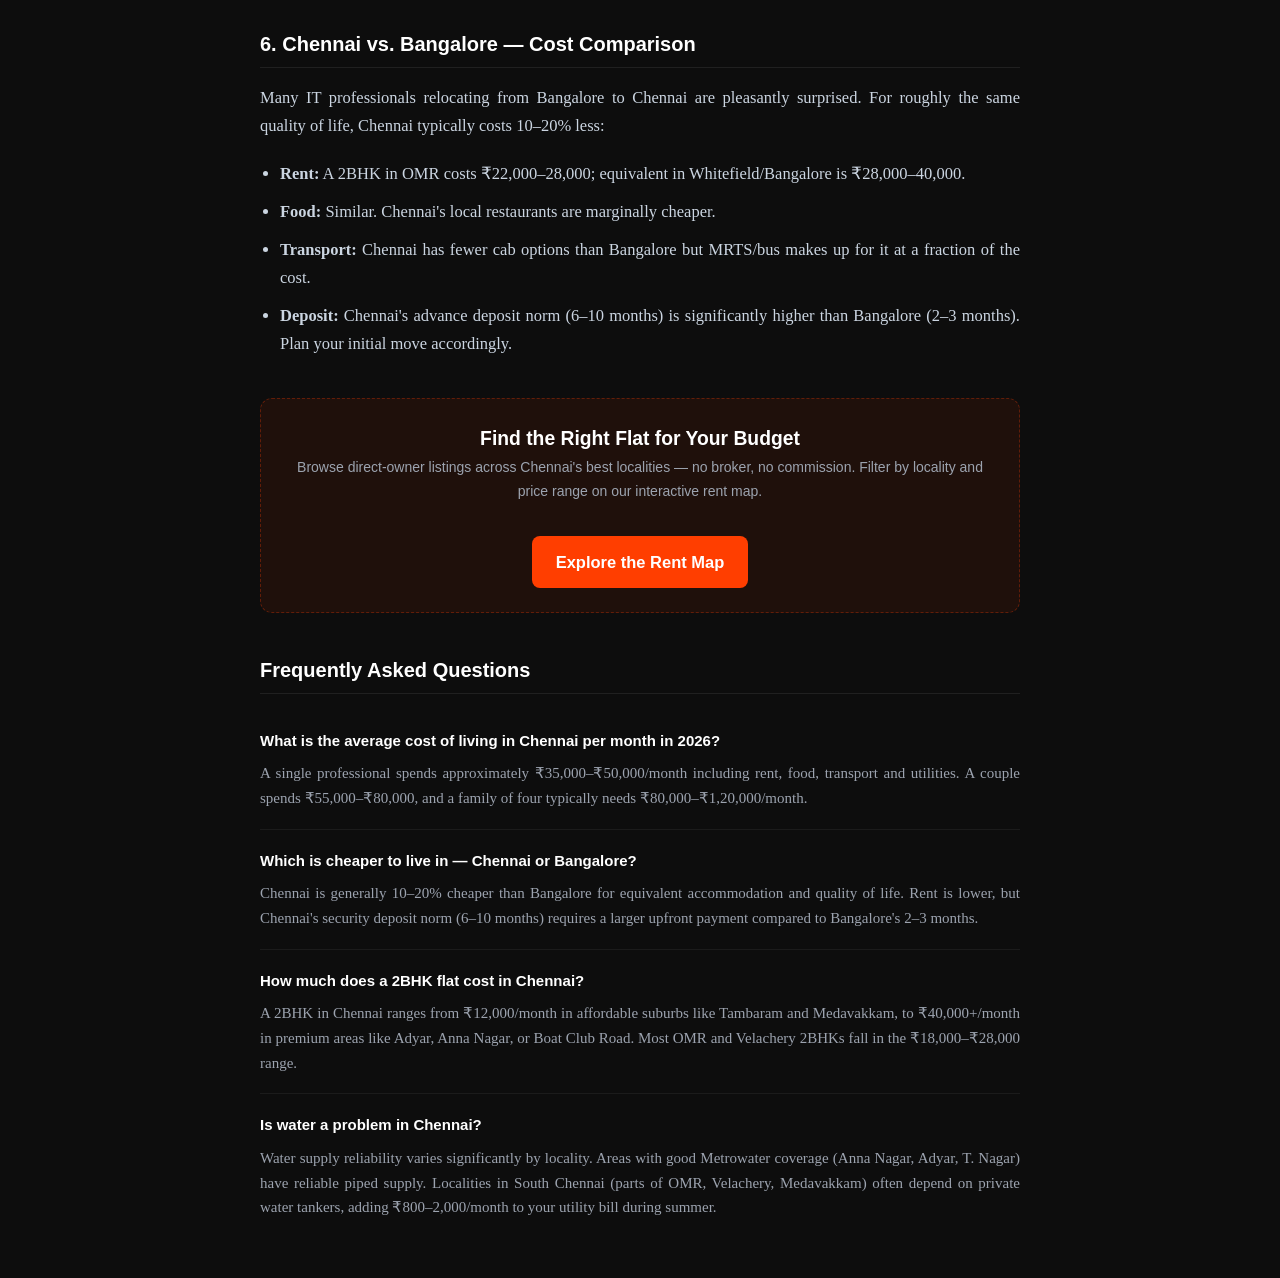
<file: guides/cost-of-living-chennai-2026.html>
<!DOCTYPE html>
<html lang="en">
<head>
    <meta charset="UTF-8">
    <link rel="icon" type="image/png" href="../favicon.png">
    <meta name="viewport" content="width=device-width, initial-scale=1.0">
    <title>Cost of Living in Chennai 2026: Rent, Food, Transport & Monthly Budget | chennairents.in</title>
    <meta name="description" content="A data-backed breakdown of the cost of living in Chennai in 2026. Monthly rent by locality, food costs, transport, utilities, and total budget estimates for singles, couples, and families." />
    <meta name="keywords" content="cost of living Chennai 2026, monthly expenses Chennai, rent budget Chennai, Chennai living costs, cost of living comparison Chennai Bangalore, how much to earn to live in Chennai" />
    <link rel="canonical" href="https://www.chennairents.in/guides/cost-of-living-chennai-2026.html" />
    <link rel="stylesheet" href="../index.css">

    <!-- Open Graph -->
    <meta property="og:type" content="article" />
    <meta property="og:title" content="Cost of Living in Chennai 2026: Rent, Food & Monthly Budget Breakdown" />
    <meta property="og:description" content="Exact monthly costs for rent, food, transport and utilities in Chennai across income brackets — singles, couples, and families." />
    <meta property="og:url" content="https://www.chennairents.in/guides/cost-of-living-chennai-2026.html" />
    <meta property="og:image" content="https://www.chennairents.in/assets/og-image.png" />

    <!-- Twitter Card -->
    <meta name="twitter:card" content="summary_large_image" />
    <meta name="twitter:title" content="Cost of Living in Chennai 2026 — Full Monthly Budget" />
    <meta name="twitter:description" content="Rent, food, transport and utilities. Real numbers, by locality." />

    <!-- Schema.org JSON-LD -->
    <script type="application/ld+json">
    {
      "@context": "https://schema.org",
      "@graph": [
        {
          "@type": "Article",
          "headline": "Cost of Living in Chennai 2026: Rent, Food, Transport and Monthly Budget",
          "datePublished": "2026-06-28T12:00:00Z",
          "dateModified": "2026-06-28T12:00:00Z",
          "author": { "@type": "Organization", "name": "chennairents.in" },
          "publisher": {
            "@type": "Organization",
            "name": "chennairents.in",
            "logo": { "@type": "ImageObject", "url": "https://www.chennairents.in/assets/logo.png" }
          }
        },
        {
          "@type": "FAQPage",
          "mainEntity": [
            {
              "@type": "Question",
              "name": "What is the average cost of living in Chennai per month?",
              "acceptedAnswer": {
                "@type": "Answer",
                "text": "A single professional in Chennai typically spends ₹35,000–₹50,000 per month, covering a 1BHK rent of ₹12,000–₹18,000, food at ₹6,000–₹10,000, transport at ₹2,000–₹4,000, and utilities around ₹2,500. A family of four with a 2BHK spends ₹60,000–₹90,000/month."
              }
            },
            {
              "@type": "Question",
              "name": "Is Chennai expensive compared to Bangalore?",
              "acceptedAnswer": {
                "@type": "Answer",
                "text": "Chennai is generally 10–20% cheaper than Bangalore for equivalent accommodation. Rent for a 2BHK in premium Chennai localities (OMR, Anna Nagar) ranges ₹20,000–₹32,000, compared to ₹28,000–₹45,000 for similar areas in Bangalore. Food and transport costs are comparable."
              }
            }
          ]
        }
      ]
    }
    </script>

    <style>
        body {
            background-color: #0d0d0d;
            color: #cbd5e1;
            font-family: 'Inter', sans-serif;
            margin: 0;
            padding: 0;
        }
        .container {
            max-width: 800px;
            margin: 0 auto;
            padding: 40px 20px;
        }
        .back-link {
            display: inline-block;
            margin-bottom: 24px;
            font-size: 13px;
            font-weight: 700;
            text-transform: uppercase;
            color: #ff3e00;
            text-decoration: underline;
        }
        .back-link:hover { color: #ff5a1f; }
        .editorial-header {
            text-align: center;
            border-bottom: 2px double rgba(255, 62, 0, 0.3);
            padding-bottom: 20px;
            margin-bottom: 30px;
        }
        .newspaper-meta {
            color: #6b7280;
            font-size: 12px;
            display: flex;
            justify-content: space-between;
            margin-bottom: 8px;
            text-transform: uppercase;
        }
        .site-title {
            color: #ff3e00;
            font-size: 36px;
            font-weight: 800;
            text-decoration: none;
            display: block;
            margin-bottom: 8px;
        }
        .article-title {
            font-family: 'Georgia', serif;
            font-size: 28px;
            color: white;
            line-height: 1.35;
            margin: 20px 0 10px 0;
            text-align: center;
        }
        .article-author {
            color: #9ca3af;
            font-size: 13px;
            font-style: italic;
            text-align: center;
            margin-bottom: 20px;
        }
        .article-content {
            font-family: 'Georgia', serif;
            font-size: 16.5px;
            line-height: 1.7;
            color: #cbd5e1;
            text-align: justify;
        }
        .article-content p { margin-bottom: 20px; }
        .article-content h2 {
            font-family: 'Inter', sans-serif;
            font-size: 20px;
            color: white;
            border-bottom: 1px solid rgba(255, 255, 255, 0.08);
            padding-bottom: 6px;
            margin-top: 36px;
            margin-bottom: 16px;
        }
        .article-content ul {
            padding-left: 20px;
            margin-bottom: 20px;
        }
        .article-content ul li { margin-bottom: 10px; color: #cbd5e1; }
        /* Budget cards */
        .budget-grid {
            display: grid;
            grid-template-columns: repeat(3, 1fr);
            gap: 16px;
            margin: 28px 0;
        }
        .budget-card {
            background: rgba(255,255,255,0.03);
            border: 1px solid rgba(255,255,255,0.08);
            border-radius: 12px;
            padding: 20px 16px;
            text-align: center;
        }
        .budget-card.highlight {
            border-color: rgba(255,62,0,0.4);
            background: rgba(255,62,0,0.06);
        }
        .budget-card .label {
            font-family: 'Inter', sans-serif;
            font-size: 11px;
            text-transform: uppercase;
            color: #6b7280;
            letter-spacing: 0.05em;
            margin-bottom: 8px;
        }
        .budget-card .amount {
            font-family: 'Inter', sans-serif;
            font-size: 22px;
            font-weight: 800;
            color: white;
        }
        .budget-card .sub {
            font-size: 11px;
            color: #6b7280;
            margin-top: 4px;
        }
        /* Data table */
        .data-table {
            width: 100%;
            border-collapse: collapse;
            margin: 24px 0;
            font-family: 'Inter', sans-serif;
            font-size: 14px;
        }
        .data-table th {
            background: rgba(255,62,0,0.12);
            color: white;
            padding: 10px 14px;
            text-align: left;
            border-bottom: 1px solid rgba(255,62,0,0.3);
        }
        .data-table td {
            padding: 10px 14px;
            border-bottom: 1px solid rgba(255,255,255,0.06);
            color: #cbd5e1;
        }
        .data-table tr:last-child td { border-bottom: none; }
        .data-table tr:hover td { background: rgba(255,255,255,0.03); }
        .data-table td.green { color: #34d399; }
        .data-table td.orange { color: #fb923c; }
        /* Info callout */
        .info-callout {
            background: rgba(255, 62, 0, 0.07);
            border-left: 3px solid #ff3e00;
            border-radius: 0 8px 8px 0;
            padding: 14px 18px;
            margin: 24px 0;
            font-family: 'Inter', sans-serif;
            font-size: 14px;
            color: #e2e8f0;
        }
        .info-callout strong { color: #ff7a50; }
        /* CTA box */
        .cta-box {
            background: rgba(255, 62, 0, 0.08);
            border: 1px dashed rgba(255, 62, 0, 0.3);
            border-radius: 12px;
            padding: 24px;
            margin: 40px 0;
            text-align: center;
        }
        .cta-box h3 {
            color: white;
            margin-top: 0;
            font-family: 'Inter', sans-serif;
        }
        .cta-box p {
            font-size: 14px;
            color: #9ca3af;
            font-family: 'Inter', sans-serif;
        }
        .cta-button {
            display: inline-block;
            background: #ff3e00;
            color: white;
            padding: 12px 24px;
            border-radius: 8px;
            text-decoration: none;
            font-weight: 700;
            font-family: 'Inter', sans-serif;
            margin-top: 12px;
            transition: background 0.2s;
        }
        .cta-button:hover { background: #d63400; }
        /* FAQ section */
        .faq-item {
            border-bottom: 1px solid rgba(255,255,255,0.06);
            padding: 18px 0;
        }
        .faq-item:last-child { border-bottom: none; }
        .faq-q {
            font-family: 'Inter', sans-serif;
            font-weight: 600;
            color: white;
            font-size: 15px;
            margin-bottom: 8px;
        }
        .faq-a {
            font-family: 'Georgia', serif;
            font-size: 15px;
            color: #9ca3af;
            line-height: 1.65;
        }
        @media (max-width: 640px) {
            .article-title { font-size: 22px; }
            .article-content { font-size: 15px; text-align: left; }
            .budget-grid { grid-template-columns: 1fr; }
            .data-table { font-size: 12px; }
            .data-table th, .data-table td { padding: 8px 8px; }
        }
    </style>
</head>
<body>
    <div class="container">
        <a href="/" class="back-link">&larr; Return to main map</a>

        <header class="editorial-header">
            <div class="newspaper-meta">
                <span>Renter Guides • Budget Edition</span>
                <span>June 2026</span>
                <span>Chennai Edition</span>
            </div>
            <a href="/" class="site-title">chennairents.in</a>
        </header>

        <main>
            <h1 class="article-title">Cost of Living in Chennai 2026: Rent, Food, Transport &amp; Monthly Budget</h1>
            <div class="article-author">By the chennairents.in Editorial Team &nbsp;·&nbsp; Data updated June 2026</div>

            <div class="article-content">
                <p>Chennai is frequently underestimated by newcomers. The city sits comfortably between the extreme affordability of Tier-2 cities and the premium costs of Bangalore or Mumbai. With a sensible locality choice, a working professional can live comfortably on a ₹35,000–₹55,000/month budget. This guide breaks down every major expense category with real numbers sourced from Chennai rental data.</p>

                <h2>Monthly Cost at a Glance</h2>

                <div class="budget-grid">
                    <div class="budget-card">
                        <div class="label">Single Professional</div>
                        <div class="amount">₹35–50K</div>
                        <div class="sub">1BHK + food + commute</div>
                    </div>
                    <div class="budget-card highlight">
                        <div class="label">Couple (No Kids)</div>
                        <div class="amount">₹55–80K</div>
                        <div class="sub">2BHK + food + transport</div>
                    </div>
                    <div class="budget-card">
                        <div class="label">Family of Four</div>
                        <div class="amount">₹80–1.2L</div>
                        <div class="sub">2–3BHK + school + full expenses</div>
                    </div>
                </div>

                <h2>1. Rent — The Biggest Variable</h2>
                <p>Rent accounts for 40–55% of a typical Chennai household budget. The range is wide — from ₹8,000 for a 1BHK in Tambaram to ₹65,000+ for a premium 3BHK in Adyar or Boat Club Road. Here are the most searched localities and their average 2026 rent ranges:</p>

                <table class="data-table">
                    <thead>
                        <tr>
                            <th>Locality</th>
                            <th>1BHK (₹/mo)</th>
                            <th>2BHK (₹/mo)</th>
                            <th>3BHK (₹/mo)</th>
                        </tr>
                    </thead>
                    <tbody>
                        <tr>
                            <td>OMR (Sholinganallur / Perungudi)</td>
                            <td>₹12,000–18,000</td>
                            <td>₹20,000–32,000</td>
                            <td>₹35,000–55,000</td>
                        </tr>
                        <tr>
                            <td>Anna Nagar</td>
                            <td>₹14,000–20,000</td>
                            <td>₹24,000–38,000</td>
                            <td>₹40,000–65,000</td>
                        </tr>
                        <tr>
                            <td>Velachery</td>
                            <td>₹10,000–16,000</td>
                            <td>₹18,000–28,000</td>
                            <td>₹28,000–42,000</td>
                        </tr>
                        <tr>
                            <td>T. Nagar</td>
                            <td>₹12,000–18,000</td>
                            <td>₹22,000–35,000</td>
                            <td>₹38,000–58,000</td>
                        </tr>
                        <tr>
                            <td>Adyar</td>
                            <td>₹14,000–22,000</td>
                            <td>₹25,000–40,000</td>
                            <td>₹42,000–70,000</td>
                        </tr>
                        <tr>
                            <td>Tambaram</td>
                            <td>₹7,000–12,000</td>
                            <td>₹12,000–20,000</td>
                            <td>₹20,000–32,000</td>
                        </tr>
                        <tr>
                            <td>Porur</td>
                            <td>₹10,000–15,000</td>
                            <td>₹18,000–28,000</td>
                            <td>₹28,000–42,000</td>
                        </tr>
                        <tr>
                            <td>Medavakkam</td>
                            <td>₹9,000–14,000</td>
                            <td>₹14,000–22,000</td>
                            <td>₹22,000–35,000</td>
                        </tr>
                    </tbody>
                </table>

                <div class="info-callout">
                    <strong>Chennai deposit culture:</strong> Unlike other metros, Chennai landlords routinely ask for <strong>6–10 months' rent as security deposit</strong>. For a ₹20,000/month flat, expect to arrange ₹1.2–2L upfront. Budget for this before you move.
                </div>

                <h2>2. Food Costs</h2>
                <p>Chennai is one of the most affordable metros for food. A home-cooked budget for a single person is extremely manageable:</p>

                <table class="data-table">
                    <thead>
                        <tr>
                            <th>Food Category</th>
                            <th>Single (₹/mo)</th>
                            <th>Couple (₹/mo)</th>
                        </tr>
                    </thead>
                    <tbody>
                        <tr>
                            <td>Groceries (vegetables, dal, rice)</td>
                            <td class="green">₹3,000–4,500</td>
                            <td class="green">₹5,500–8,000</td>
                        </tr>
                        <tr>
                            <td>Eating out (3–4x per week, local restaurants)</td>
                            <td>₹2,500–4,000</td>
                            <td>₹5,000–8,000</td>
                        </tr>
                        <tr>
                            <td>Delivery / Swiggy / Zomato (casual)</td>
                            <td>₹1,500–3,000</td>
                            <td>₹3,000–5,000</td>
                        </tr>
                        <tr>
                            <td><strong>Total Food Budget</strong></td>
                            <td><strong>₹6,000–10,000</strong></td>
                            <td><strong>₹12,000–18,000</strong></td>
                        </tr>
                    </tbody>
                </table>

                <p>Chennai's local eateries (known as "mess" or "military hotels") serve complete meals for ₹80–150, making it one of the cheapest cities in India for eating out daily.</p>

                <h2>3. Transport Costs</h2>
                <p>Chennai's transport options are more varied than most realise. The Metro Rail (currently Phase 1 + Phase 2 expansion) covers key corridors. MRTS connects the coast. MTC buses cover the entire city for ₹7–35 per trip.</p>

                <table class="data-table">
                    <thead>
                        <tr>
                            <th>Transport Mode</th>
                            <th>Estimated Monthly Cost</th>
                        </tr>
                    </thead>
                    <tbody>
                        <tr>
                            <td>Metro Rail (daily commute, monthly pass)</td>
                            <td>₹1,200–2,200</td>
                        </tr>
                        <tr>
                            <td>MTC Bus (monthly pass)</td>
                            <td>₹500–900</td>
                        </tr>
                        <tr>
                            <td>Auto-rickshaw (casual, 5–6 trips/week)</td>
                            <td>₹1,500–3,000</td>
                        </tr>
                        <tr>
                            <td>Bike / scooter (petrol ~₹110/litre, ~3L/week)</td>
                            <td>₹1,200–1,800</td>
                        </tr>
                        <tr>
                            <td>Car (petrol + parking + maintenance)</td>
                            <td class="orange">₹6,000–12,000</td>
                        </tr>
                    </tbody>
                </table>

                <h2>4. Utilities</h2>
                <p>Chennai summers push electricity bills higher than most cities due to heavy AC usage from April to June. Water supply reliability varies sharply by locality — a critical factor that affects monthly costs.</p>

                <table class="data-table">
                    <thead>
                        <tr>
                            <th>Utility</th>
                            <th>Low Usage</th>
                            <th>High Usage (AC + summer)</th>
                        </tr>
                    </thead>
                    <tbody>
                        <tr>
                            <td>Electricity (TNEB)</td>
                            <td>₹400–800</td>
                            <td class="orange">₹2,500–5,000</td>
                        </tr>
                        <tr>
                            <td>Water (Metrowater / tanker)</td>
                            <td>₹0–200 (Metrowater)</td>
                            <td class="orange">₹800–2,000 (tanker-dependent)</td>
                        </tr>
                        <tr>
                            <td>Internet (broadband, ACT/Airtel/BSNL)</td>
                            <td>₹500</td>
                            <td>₹700–1,200</td>
                        </tr>
                        <tr>
                            <td>Mobile (postpaid)</td>
                            <td>₹300</td>
                            <td>₹499–699</td>
                        </tr>
                        <tr>
                            <td><strong>Total Utilities</strong></td>
                            <td><strong>₹1,200–2,000</strong></td>
                            <td><strong>₹4,000–8,000</strong></td>
                        </tr>
                    </tbody>
                </table>

                <h2>5. Full Monthly Budget Estimates</h2>

                <table class="data-table">
                    <thead>
                        <tr>
                            <th>Expense</th>
                            <th>Single (Budget)</th>
                            <th>Single (Comfortable)</th>
                            <th>Family of 4</th>
                        </tr>
                    </thead>
                    <tbody>
                        <tr>
                            <td>Rent (1BHK / 2BHK / 3BHK)</td>
                            <td>₹10,000</td>
                            <td>₹16,000</td>
                            <td>₹28,000</td>
                        </tr>
                        <tr>
                            <td>Food</td>
                            <td>₹5,500</td>
                            <td>₹9,000</td>
                            <td>₹18,000</td>
                        </tr>
                        <tr>
                            <td>Transport</td>
                            <td>₹1,500</td>
                            <td>₹3,000</td>
                            <td>₹6,000</td>
                        </tr>
                        <tr>
                            <td>Utilities</td>
                            <td>₹1,500</td>
                            <td>₹2,500</td>
                            <td>₹5,000</td>
                        </tr>
                        <tr>
                            <td>Entertainment / misc.</td>
                            <td>₹2,000</td>
                            <td>₹5,000</td>
                            <td>₹10,000</td>
                        </tr>
                        <tr>
                            <td>School fees (children)</td>
                            <td>—</td>
                            <td>—</td>
                            <td>₹8,000–20,000</td>
                        </tr>
                        <tr>
                            <td><strong>Monthly Total</strong></td>
                            <td><strong>₹20,500–25,000</strong></td>
                            <td><strong>₹35,500–45,000</strong></td>
                            <td><strong>₹75,000–1,10,000</strong></td>
                        </tr>
                    </tbody>
                </table>

                <h2>6. Chennai vs. Bangalore — Cost Comparison</h2>
                <p>Many IT professionals relocating from Bangalore to Chennai are pleasantly surprised. For roughly the same quality of life, Chennai typically costs 10–20% less:</p>
                <ul>
                    <li><strong>Rent:</strong> A 2BHK in OMR costs ₹22,000–28,000; equivalent in Whitefield/Bangalore is ₹28,000–40,000.</li>
                    <li><strong>Food:</strong> Similar. Chennai's local restaurants are marginally cheaper.</li>
                    <li><strong>Transport:</strong> Chennai has fewer cab options than Bangalore but MRTS/bus makes up for it at a fraction of the cost.</li>
                    <li><strong>Deposit:</strong> Chennai's advance deposit norm (6–10 months) is significantly higher than Bangalore (2–3 months). Plan your initial move accordingly.</li>
                </ul>

                <div class="cta-box">
                    <h3>Find the Right Flat for Your Budget</h3>
                    <p>Browse direct-owner listings across Chennai's best localities — no broker, no commission. Filter by locality and price range on our interactive rent map.</p>
                    <a href="/" class="cta-button">Explore the Rent Map</a>
                </div>

                <h2>Frequently Asked Questions</h2>

                <div class="faq-item">
                    <div class="faq-q">What is the average cost of living in Chennai per month in 2026?</div>
                    <div class="faq-a">A single professional spends approximately ₹35,000–₹50,000/month including rent, food, transport and utilities. A couple spends ₹55,000–₹80,000, and a family of four typically needs ₹80,000–₹1,20,000/month.</div>
                </div>
                <div class="faq-item">
                    <div class="faq-q">Which is cheaper to live in — Chennai or Bangalore?</div>
                    <div class="faq-a">Chennai is generally 10–20% cheaper than Bangalore for equivalent accommodation and quality of life. Rent is lower, but Chennai's security deposit norm (6–10 months) requires a larger upfront payment compared to Bangalore's 2–3 months.</div>
                </div>
                <div class="faq-item">
                    <div class="faq-q">How much does a 2BHK flat cost in Chennai?</div>
                    <div class="faq-a">A 2BHK in Chennai ranges from ₹12,000/month in affordable suburbs like Tambaram and Medavakkam, to ₹40,000+/month in premium areas like Adyar, Anna Nagar, or Boat Club Road. Most OMR and Velachery 2BHKs fall in the ₹18,000–₹28,000 range.</div>
                </div>
                <div class="faq-item">
                    <div class="faq-q">Is water a problem in Chennai?</div>
                    <div class="faq-a">Water supply reliability varies significantly by locality. Areas with good Metrowater coverage (Anna Nagar, Adyar, T. Nagar) have reliable piped supply. Localities in South Chennai (parts of OMR, Velachery, Medavakkam) often depend on private water tankers, adding ₹800–2,000/month to your utility bill during summer.</div>
                </div>
            </div>
        </main>
    </div>
</body>
</html>
</file>
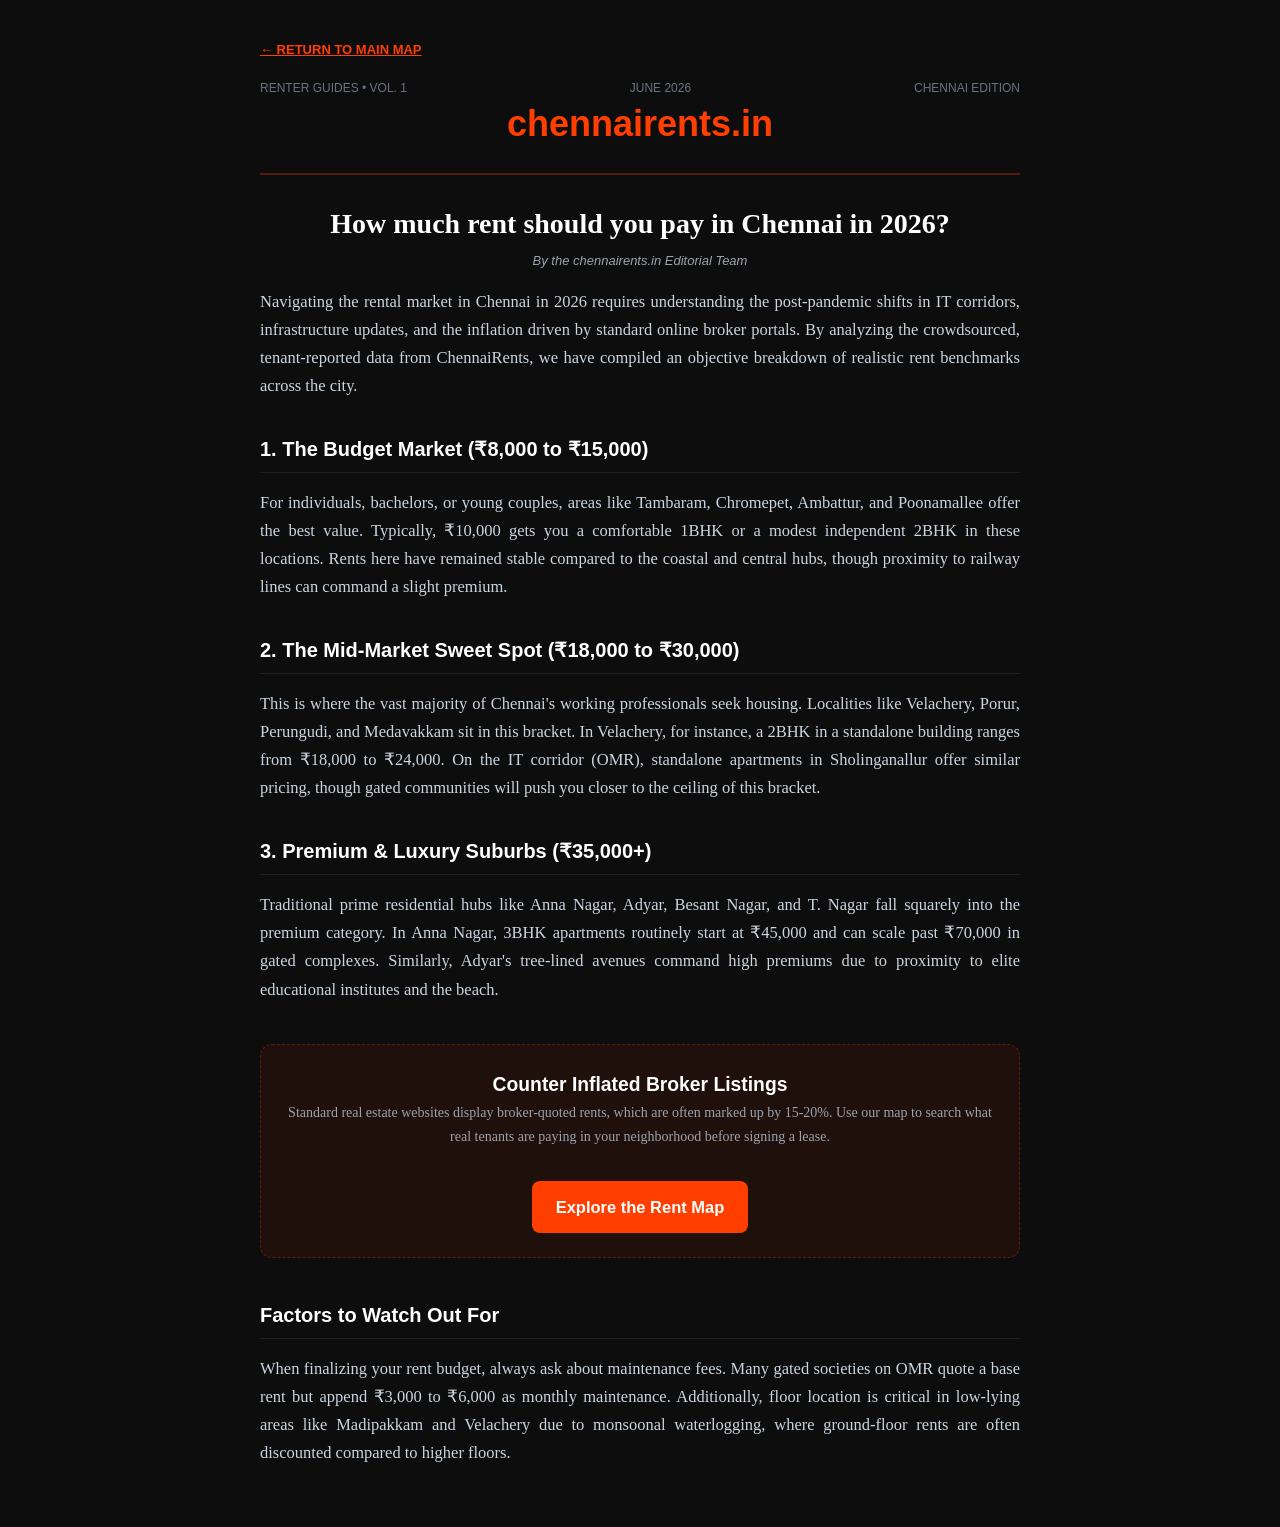
<file: guides/how-much-rent-2026.html>
<!DOCTYPE html>
<html lang="en">
<head>
    <meta charset="UTF-8">
    <link rel="icon" type="image/png" href="../favicon.png">
    <meta name="viewport" content="width=device-width, initial-scale=1.0">
    <title>How Much Rent Should You Pay in Chennai in 2026? | chennairents.in</title>
    <meta name="description" content="An analytical guide to Chennai's rental market segments in 2026. Learn about budget, mid-market, and luxury rent ranges using crowdsourced tenant data." />
    <link rel="stylesheet" href="../index.css">
    <style>
        body {
            background-color: #0d0d0d;
            color: #cbd5e1;
            font-family: 'Inter', sans-serif;
            margin: 0;
            padding: 0;
        }
        .container {
            max-width: 800px;
            margin: 0 auto;
            padding: 40px 20px;
        }
        .back-link {
            display: inline-block;
            margin-bottom: 24px;
            font-size: 13px;
            font-weight: 700;
            text-transform: uppercase;
            color: #ff3e00;
            text-decoration: underline;
        }
        .back-link:hover {
            color: #ff5a1f;
        }
        .editorial-header {
            text-align: center;
            border-bottom: 2px double rgba(255, 62, 0, 0.3);
            padding-bottom: 20px;
            margin-bottom: 30px;
        }
        .newspaper-meta {
            color: #6b7280;
            font-size: 12px;
            display: flex;
            justify-content: space-between;
            margin-bottom: 8px;
            text-transform: uppercase;
        }
        .site-title {
            color: #ff3e00;
            font-size: 36px;
            font-weight: 800;
            text-decoration: none;
            display: block;
            margin-bottom: 8px;
        }
        .article-title {
            font-family: 'Georgia', serif;
            font-size: 28px;
            color: white;
            line-height: 1.35;
            margin: 20px 0 10px 0;
            text-align: center;
        }
        .article-author {
            color: #9ca3af;
            font-size: 13px;
            font-style: italic;
            text-align: center;
            margin-bottom: 20px;
        }
        .article-content {
            font-family: 'Georgia', serif;
            font-size: 16.5px;
            line-height: 1.7;
            color: #cbd5e1;
            text-align: justify;
        }
        .article-content p {
            margin-bottom: 20px;
        }
        .article-content h2 {
            font-family: 'Inter', sans-serif;
            font-size: 20px;
            color: white;
            border-bottom: 1px solid rgba(255, 255, 255, 0.08);
            padding-bottom: 6px;
            margin-top: 32px;
            margin-bottom: 16px;
        }
        .cta-box {
            background: rgba(255, 62, 0, 0.08);
            border: 1px dashed rgba(255, 62, 0, 0.3);
            border-radius: 12px;
            padding: 24px;
            margin: 40px 0;
            text-align: center;
        }
        .cta-box h3 {
            color: white;
            margin-top: 0;
            font-family: 'Inter', sans-serif;
        }
        .cta-box p {
            font-size: 14px;
            color: #9ca3af;
        }
        .cta-button {
            display: inline-block;
            background: #ff3e00;
            color: white;
            padding: 12px 24px;
            border-radius: 8px;
            text-decoration: none;
            font-weight: 700;
            font-family: 'Inter', sans-serif;
            margin-top: 12px;
            transition: background 0.2s;
        }
        .cta-button:hover {
            background: #d63400;
        }
        @media (max-width: 640px) {
            .article-title {
                font-size: 22px;
            }
            .article-content {
                font-size: 15px;
                text-align: left;
            }
        }
    </style>
    <!-- Schema.org Article JSON-LD -->
    <script type="application/ld+json">
    {
      "@context": "https://schema.org",
      "@type": "NewsArticle",
      "headline": "How much rent should you pay in Chennai in 2026?",
      "datePublished": "2026-06-21T12:00:00Z",
      "author": {
        "@type": "Organization",
        "name": "chennairents.in"
      },
      "publisher": {
        "@type": "Organization",
        "name": "chennairents.in",
        "logo": {
          "@type": "ImageObject",
          "url": "https://www.chennairents.in/assets/logo.png"
        }
      }
    }
    </script>
</head>
<body>
    <div class="container">
        <a href="/" class="back-link">&larr; Return to main map</a>
        
        <header class="editorial-header">
            <div class="newspaper-meta">
                <span>Renter Guides • Vol. 1</span>
                <span>June 2026</span>
                <span>Chennai Edition</span>
            </div>
            <a href="/" class="site-title">chennairents.in</a>
        </header>
        
        <main>
            <h1 class="article-title">How much rent should you pay in Chennai in 2026?</h1>
            <div class="article-author">By the chennairents.in Editorial Team</div>
            
            <div class="article-content">
                <p>Navigating the rental market in Chennai in 2026 requires understanding the post-pandemic shifts in IT corridors, infrastructure updates, and the inflation driven by standard online broker portals. By analyzing the crowdsourced, tenant-reported data from ChennaiRents, we have compiled an objective breakdown of realistic rent benchmarks across the city.</p>
                
                <h2>1. The Budget Market (₹8,000 to ₹15,000)</h2>
                <p>For individuals, bachelors, or young couples, areas like Tambaram, Chromepet, Ambattur, and Poonamallee offer the best value. Typically, ₹10,000 gets you a comfortable 1BHK or a modest independent 2BHK in these locations. Rents here have remained stable compared to the coastal and central hubs, though proximity to railway lines can command a slight premium.</p>
                
                <h2>2. The Mid-Market Sweet Spot (₹18,000 to ₹30,000)</h2>
                <p>This is where the vast majority of Chennai's working professionals seek housing. Localities like Velachery, Porur, Perungudi, and Medavakkam sit in this bracket. In Velachery, for instance, a 2BHK in a standalone building ranges from ₹18,000 to ₹24,000. On the IT corridor (OMR), standalone apartments in Sholinganallur offer similar pricing, though gated communities will push you closer to the ceiling of this bracket.</p>
                
                <h2>3. Premium & Luxury Suburbs (₹35,000+)</h2>
                <p>Traditional prime residential hubs like Anna Nagar, Adyar, Besant Nagar, and T. Nagar fall squarely into the premium category. In Anna Nagar, 3BHK apartments routinely start at ₹45,000 and can scale past ₹70,000 in gated complexes. Similarly, Adyar's tree-lined avenues command high premiums due to proximity to elite educational institutes and the beach.</p>
                
                <div class="cta-box">
                    <h3>Counter Inflated Broker Listings</h3>
                    <p>Standard real estate websites display broker-quoted rents, which are often marked up by 15-20%. Use our map to search what real tenants are paying in your neighborhood before signing a lease.</p>
                    <a href="/" class="cta-button">Explore the Rent Map</a>
                </div>
                
                <h2>Factors to Watch Out For</h2>
                <p>When finalizing your rent budget, always ask about maintenance fees. Many gated societies on OMR quote a base rent but append ₹3,000 to ₹6,000 as monthly maintenance. Additionally, floor location is critical in low-lying areas like Madipakkam and Velachery due to monsoonal waterlogging, where ground-floor rents are often discounted compared to higher floors.</p>
            </div>
        </main>
    </div>
</body>
</html>
</file>
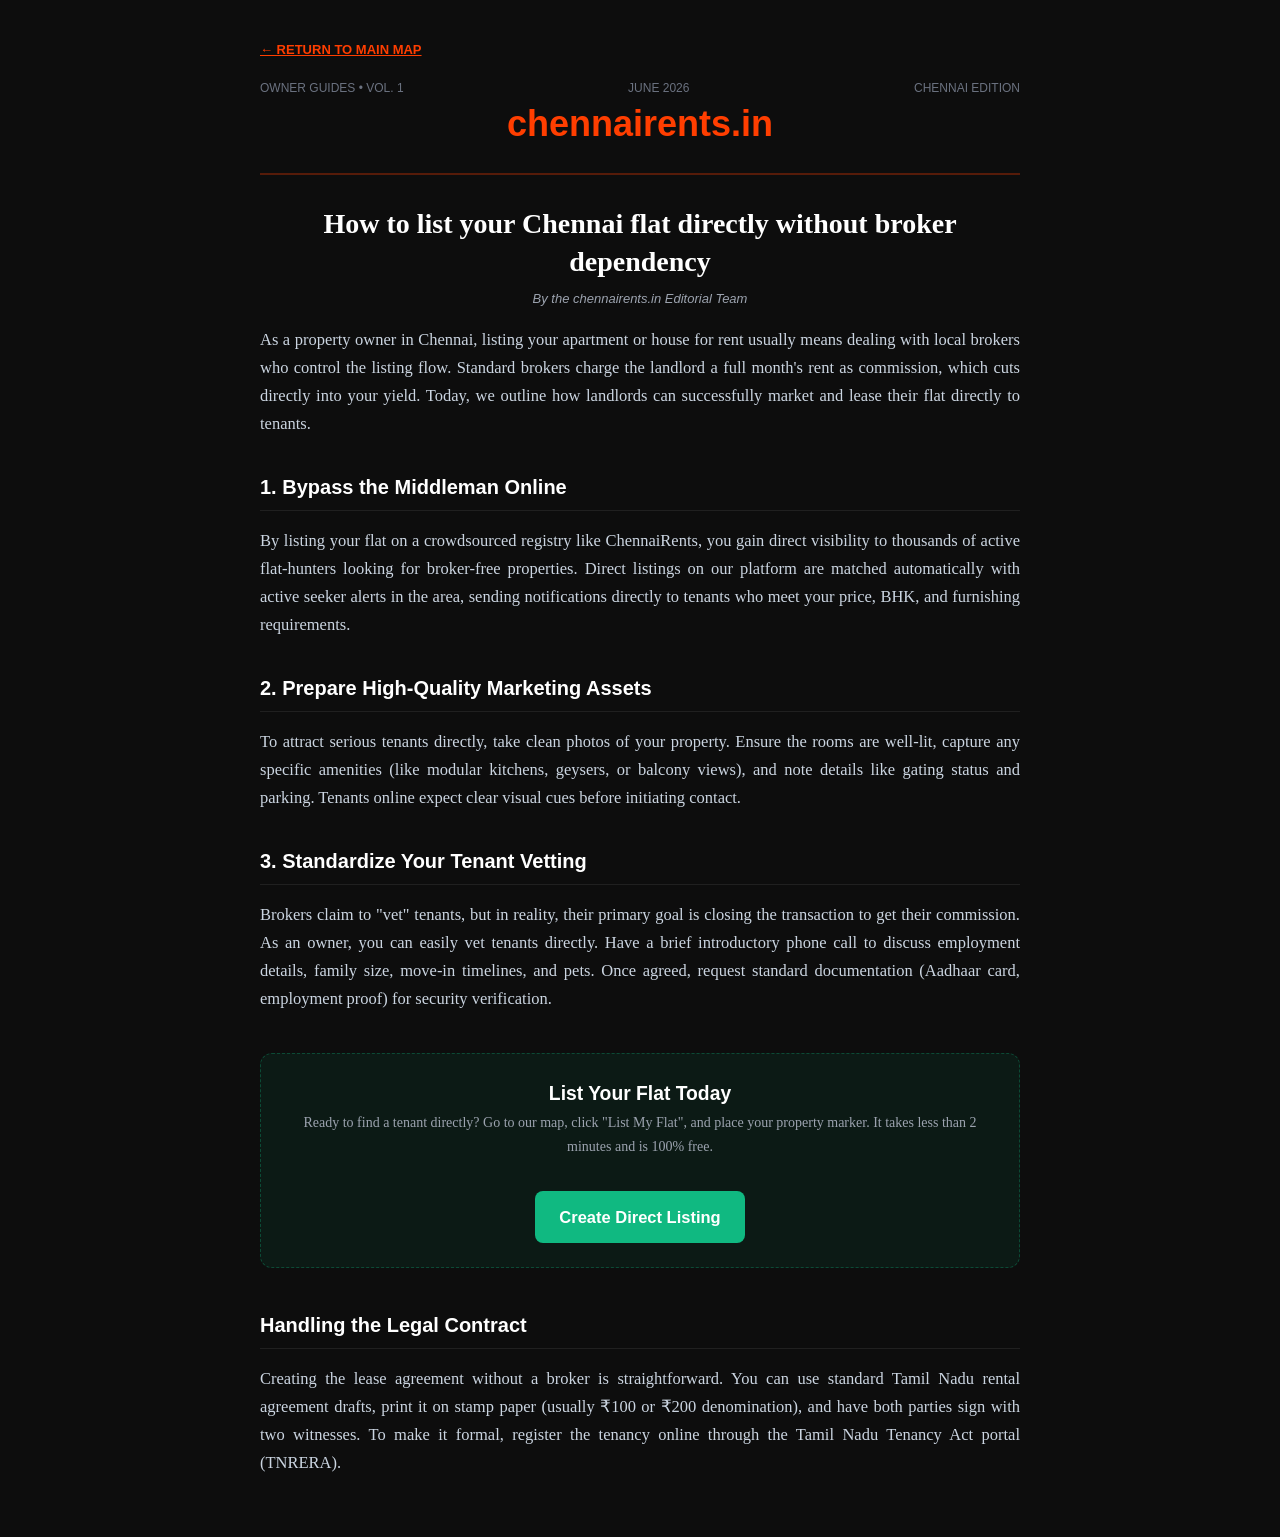
<file: guides/how-to-list-flat-directly.html>
<!DOCTYPE html>
<html lang="en">
<head>
    <meta charset="UTF-8">
    <link rel="icon" type="image/png" href="../favicon.png">
    <meta name="viewport" content="width=device-width, initial-scale=1.0">
    <title>How to List Your Chennai Flat Directly Without Broker Dependency | chennairents.in</title>
    <meta name="description" content="A comprehensive guide for Chennai landlords to list their properties directly online, negotiate fair terms, and find quality tenants without paying broker commission." />
    <link rel="stylesheet" href="../index.css">
    <style>
        body {
            background-color: #0d0d0d;
            color: #cbd5e1;
            font-family: 'Inter', sans-serif;
            margin: 0;
            padding: 0;
        }
        .container {
            max-width: 800px;
            margin: 0 auto;
            padding: 40px 20px;
        }
        .back-link {
            display: inline-block;
            margin-bottom: 24px;
            font-size: 13px;
            font-weight: 700;
            text-transform: uppercase;
            color: #ff3e00;
            text-decoration: underline;
        }
        .back-link:hover {
            color: #ff5a1f;
        }
        .editorial-header {
            text-align: center;
            border-bottom: 2px double rgba(255, 62, 0, 0.3);
            padding-bottom: 20px;
            margin-bottom: 30px;
        }
        .newspaper-meta {
            color: #6b7280;
            font-size: 12px;
            display: flex;
            justify-content: space-between;
            margin-bottom: 8px;
            text-transform: uppercase;
        }
        .site-title {
            color: #ff3e00;
            font-size: 36px;
            font-weight: 800;
            text-decoration: none;
            display: block;
            margin-bottom: 8px;
        }
        .article-title {
            font-family: 'Georgia', serif;
            font-size: 28px;
            color: white;
            line-height: 1.35;
            margin: 20px 0 10px 0;
            text-align: center;
        }
        .article-author {
            color: #9ca3af;
            font-size: 13px;
            font-style: italic;
            text-align: center;
            margin-bottom: 20px;
        }
        .article-content {
            font-family: 'Georgia', serif;
            font-size: 16.5px;
            line-height: 1.7;
            color: #cbd5e1;
            text-align: justify;
        }
        .article-content p {
            margin-bottom: 20px;
        }
        .article-content h2 {
            font-family: 'Inter', sans-serif;
            font-size: 20px;
            color: white;
            border-bottom: 1px solid rgba(255, 255, 255, 0.08);
            padding-bottom: 6px;
            margin-top: 32px;
            margin-bottom: 16px;
        }
        .cta-box {
            background: rgba(16, 185, 129, 0.08);
            border: 1px dashed rgba(16, 185, 129, 0.3);
            border-radius: 12px;
            padding: 24px;
            margin: 40px 0;
            text-align: center;
        }
        .cta-box h3 {
            color: white;
            margin-top: 0;
            font-family: 'Inter', sans-serif;
        }
        .cta-box p {
            font-size: 14px;
            color: #9ca3af;
        }
        .cta-button {
            display: inline-block;
            background: #10b981;
            color: white;
            padding: 12px 24px;
            border-radius: 8px;
            text-decoration: none;
            font-weight: 700;
            font-family: 'Inter', sans-serif;
            margin-top: 12px;
            transition: background 0.2s;
        }
        .cta-button:hover {
            background: #059669;
        }
        @media (max-width: 640px) {
            .article-title {
                font-size: 22px;
            }
            .article-content {
                font-size: 15px;
                text-align: left;
            }
        }
    </style>
    <!-- Schema.org Article JSON-LD -->
    <script type="application/ld+json">
    {
      "@context": "https://schema.org",
      "@type": "NewsArticle",
      "headline": "How to list your Chennai flat directly without broker dependency",
      "datePublished": "2026-06-21T12:00:00Z",
      "author": {
        "@type": "Organization",
        "name": "chennairents.in"
      },
      "publisher": {
        "@type": "Organization",
        "name": "chennairents.in",
        "logo": {
          "@type": "ImageObject",
          "url": "https://www.chennairents.in/assets/logo.png"
        }
      }
    }
    </script>
</head>
<body>
    <div class="container">
        <a href="/" class="back-link">&larr; Return to main map</a>
        
        <header class="editorial-header">
            <div class="newspaper-meta">
                <span>Owner Guides • Vol. 1</span>
                <span>June 2026</span>
                <span>Chennai Edition</span>
            </div>
            <a href="/" class="site-title">chennairents.in</a>
        </header>
        
        <main>
            <h1 class="article-title">How to list your Chennai flat directly without broker dependency</h1>
            <div class="article-author">By the chennairents.in Editorial Team</div>
            
            <div class="article-content">
                <p>As a property owner in Chennai, listing your apartment or house for rent usually means dealing with local brokers who control the listing flow. Standard brokers charge the landlord a full month's rent as commission, which cuts directly into your yield. Today, we outline how landlords can successfully market and lease their flat directly to tenants.</p>
                
                <h2>1. Bypass the Middleman Online</h2>
                <p>By listing your flat on a crowdsourced registry like ChennaiRents, you gain direct visibility to thousands of active flat-hunters looking for broker-free properties. Direct listings on our platform are matched automatically with active seeker alerts in the area, sending notifications directly to tenants who meet your price, BHK, and furnishing requirements.</p>
                
                <h2>2. Prepare High-Quality Marketing Assets</h2>
                <p>To attract serious tenants directly, take clean photos of your property. Ensure the rooms are well-lit, capture any specific amenities (like modular kitchens, geysers, or balcony views), and note details like gating status and parking. Tenants online expect clear visual cues before initiating contact.</p>
                
                <h2>3. Standardize Your Tenant Vetting</h2>
                <p>Brokers claim to "vet" tenants, but in reality, their primary goal is closing the transaction to get their commission. As an owner, you can easily vet tenants directly. Have a brief introductory phone call to discuss employment details, family size, move-in timelines, and pets. Once agreed, request standard documentation (Aadhaar card, employment proof) for security verification.</p>
                
                <div class="cta-box">
                    <h3>List Your Flat Today</h3>
                    <p>Ready to find a tenant directly? Go to our map, click "List My Flat", and place your property marker. It takes less than 2 minutes and is 100% free.</p>
                    <a href="/" class="cta-button">Create Direct Listing</a>
                </div>
                
                <h2>Handling the Legal Contract</h2>
                <p>Creating the lease agreement without a broker is straightforward. You can use standard Tamil Nadu rental agreement drafts, print it on stamp paper (usually ₹100 or ₹200 denomination), and have both parties sign with two witnesses. To make it formal, register the tenancy online through the Tamil Nadu Tenancy Act portal (TNRERA).</p>
            </div>
        </main>
    </div>
</body>
</html>
</file>
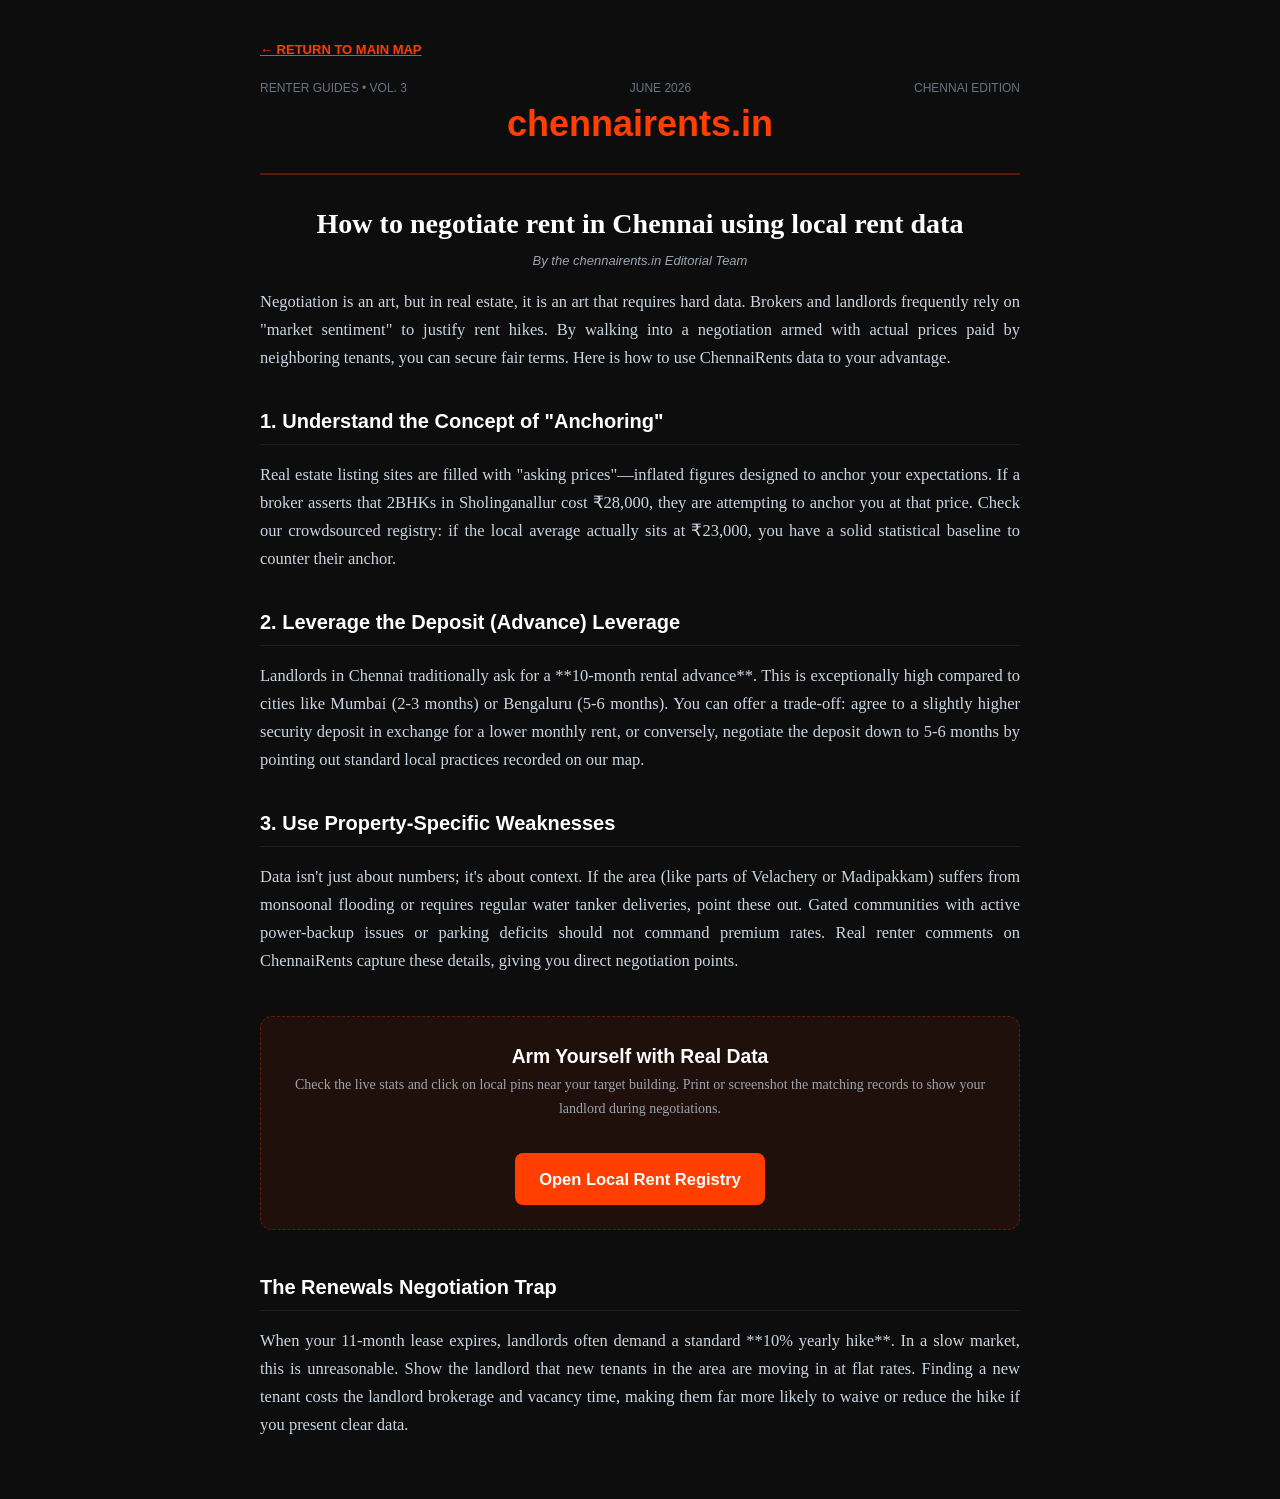
<file: guides/how-to-negotiate-rent.html>
<!DOCTYPE html>
<html lang="en">
<head>
    <meta charset="UTF-8">
    <link rel="icon" type="image/png" href="../favicon.png">
    <meta name="viewport" content="width=device-width, initial-scale=1.0">
    <title>How to Negotiate Rent in Chennai Using Local Rent Data | chennairents.in</title>
    <meta name="description" content="A strategic guide on negotiating rent in Chennai. Learn how to counter broker markups and establish fair rental rates using crowdsourced data." />
    <link rel="stylesheet" href="../index.css">
    <style>
        body {
            background-color: #0d0d0d;
            color: #cbd5e1;
            font-family: 'Inter', sans-serif;
            margin: 0;
            padding: 0;
        }
        .container {
            max-width: 800px;
            margin: 0 auto;
            padding: 40px 20px;
        }
        .back-link {
            display: inline-block;
            margin-bottom: 24px;
            font-size: 13px;
            font-weight: 700;
            text-transform: uppercase;
            color: #ff3e00;
            text-decoration: underline;
        }
        .back-link:hover {
            color: #ff5a1f;
        }
        .editorial-header {
            text-align: center;
            border-bottom: 2px double rgba(255, 62, 0, 0.3);
            padding-bottom: 20px;
            margin-bottom: 30px;
        }
        .newspaper-meta {
            color: #6b7280;
            font-size: 12px;
            display: flex;
            justify-content: space-between;
            margin-bottom: 8px;
            text-transform: uppercase;
        }
        .site-title {
            color: #ff3e00;
            font-size: 36px;
            font-weight: 800;
            text-decoration: none;
            display: block;
            margin-bottom: 8px;
        }
        .article-title {
            font-family: 'Georgia', serif;
            font-size: 28px;
            color: white;
            line-height: 1.35;
            margin: 20px 0 10px 0;
            text-align: center;
        }
        .article-author {
            color: #9ca3af;
            font-size: 13px;
            font-style: italic;
            text-align: center;
            margin-bottom: 20px;
        }
        .article-content {
            font-family: 'Georgia', serif;
            font-size: 16.5px;
            line-height: 1.7;
            color: #cbd5e1;
            text-align: justify;
        }
        .article-content p {
            margin-bottom: 20px;
        }
        .article-content h2 {
            font-family: 'Inter', sans-serif;
            font-size: 20px;
            color: white;
            border-bottom: 1px solid rgba(255, 255, 255, 0.08);
            padding-bottom: 6px;
            margin-top: 32px;
            margin-bottom: 16px;
        }
        .cta-box {
            background: rgba(255, 62, 0, 0.08);
            border: 1px dashed rgba(255, 62, 0, 0.3);
            border-radius: 12px;
            padding: 24px;
            margin: 40px 0;
            text-align: center;
        }
        .cta-box h3 {
            color: white;
            margin-top: 0;
            font-family: 'Inter', sans-serif;
        }
        .cta-box p {
            font-size: 14px;
            color: #9ca3af;
        }
        .cta-button {
            display: inline-block;
            background: #ff3e00;
            color: white;
            padding: 12px 24px;
            border-radius: 8px;
            text-decoration: none;
            font-weight: 700;
            font-family: 'Inter', sans-serif;
            margin-top: 12px;
            transition: background 0.2s;
        }
        .cta-button:hover {
            background: #d63400;
        }
        @media (max-width: 640px) {
            .article-title {
                font-size: 22px;
            }
            .article-content {
                font-size: 15px;
                text-align: left;
            }
        }
    </style>
    <!-- Schema.org Article JSON-LD -->
    <script type="application/ld+json">
    {
      "@context": "https://schema.org",
      "@type": "NewsArticle",
      "headline": "How to negotiate rent in Chennai using local rent data",
      "datePublished": "2026-06-21T12:00:00Z",
      "author": {
        "@type": "Organization",
        "name": "chennairents.in"
      },
      "publisher": {
        "@type": "Organization",
        "name": "chennairents.in",
        "logo": {
          "@type": "ImageObject",
          "url": "https://www.chennairents.in/assets/logo.png"
        }
      }
    }
    </script>
</head>
<body>
    <div class="container">
        <a href="/" class="back-link">&larr; Return to main map</a>
        
        <header class="editorial-header">
            <div class="newspaper-meta">
                <span>Renter Guides • Vol. 3</span>
                <span>June 2026</span>
                <span>Chennai Edition</span>
            </div>
            <a href="/" class="site-title">chennairents.in</a>
        </header>
        
        <main>
            <h1 class="article-title">How to negotiate rent in Chennai using local rent data</h1>
            <div class="article-author">By the chennairents.in Editorial Team</div>
            
            <div class="article-content">
                <p>Negotiation is an art, but in real estate, it is an art that requires hard data. Brokers and landlords frequently rely on "market sentiment" to justify rent hikes. By walking into a negotiation armed with actual prices paid by neighboring tenants, you can secure fair terms. Here is how to use ChennaiRents data to your advantage.</p>
                
                <h2>1. Understand the Concept of "Anchoring"</h2>
                <p>Real estate listing sites are filled with "asking prices"—inflated figures designed to anchor your expectations. If a broker asserts that 2BHKs in Sholinganallur cost ₹28,000, they are attempting to anchor you at that price. Check our crowdsourced registry: if the local average actually sits at ₹23,000, you have a solid statistical baseline to counter their anchor.</p>
                
                <h2>2. Leverage the Deposit (Advance) Leverage</h2>
                <p>Landlords in Chennai traditionally ask for a **10-month rental advance**. This is exceptionally high compared to cities like Mumbai (2-3 months) or Bengaluru (5-6 months). You can offer a trade-off: agree to a slightly higher security deposit in exchange for a lower monthly rent, or conversely, negotiate the deposit down to 5-6 months by pointing out standard local practices recorded on our map.</p>
                
                <h2>3. Use Property-Specific Weaknesses</h2>
                <p>Data isn't just about numbers; it's about context. If the area (like parts of Velachery or Madipakkam) suffers from monsoonal flooding or requires regular water tanker deliveries, point these out. Gated communities with active power-backup issues or parking deficits should not command premium rates. Real renter comments on ChennaiRents capture these details, giving you direct negotiation points.</p>
                
                <div class="cta-box">
                    <h3>Arm Yourself with Real Data</h3>
                    <p>Check the live stats and click on local pins near your target building. Print or screenshot the matching records to show your landlord during negotiations.</p>
                    <a href="/" class="cta-button">Open Local Rent Registry</a>
                </div>
                
                <h2>The Renewals Negotiation Trap</h2>
                <p>When your 11-month lease expires, landlords often demand a standard **10% yearly hike**. In a slow market, this is unreasonable. Show the landlord that new tenants in the area are moving in at flat rates. Finding a new tenant costs the landlord brokerage and vacancy time, making them far more likely to waive or reduce the hike if you present clear data.</p>
            </div>
        </main>
    </div>
</body>
</html>
</file>
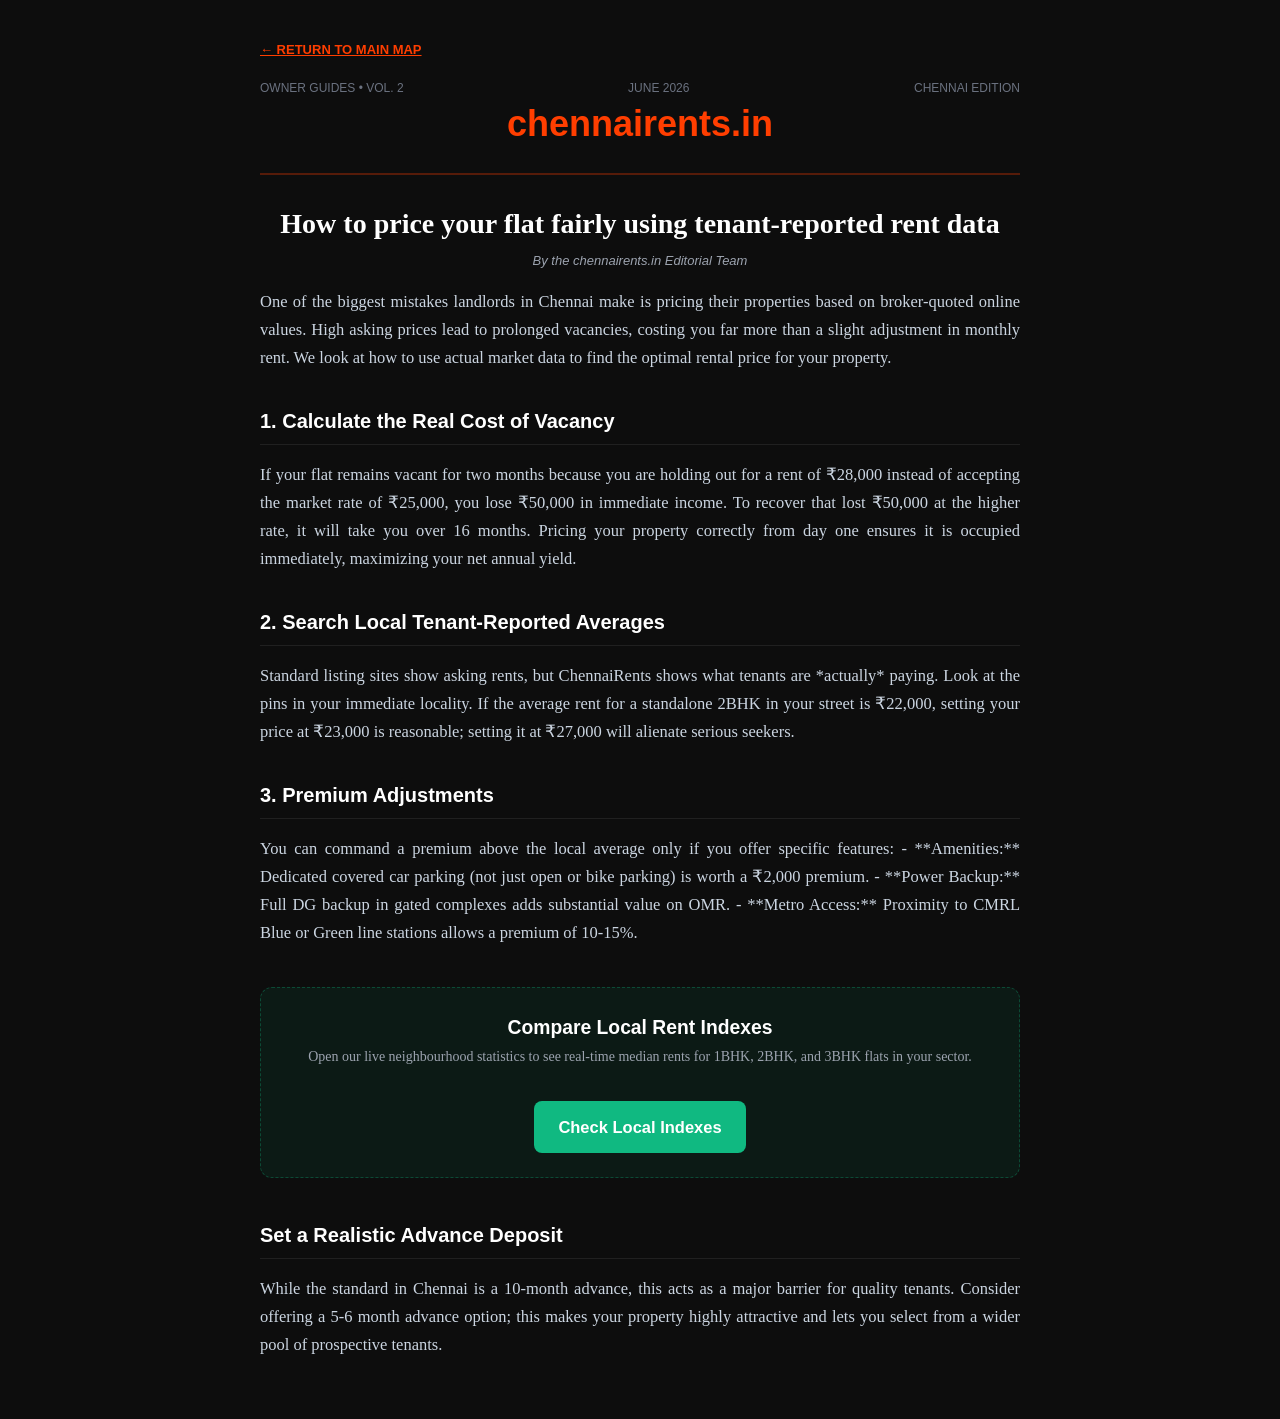
<file: guides/how-to-price-flat-fairly.html>
<!DOCTYPE html>
<html lang="en">
<head>
    <meta charset="UTF-8">
    <link rel="icon" type="image/png" href="../favicon.png">
    <meta name="viewport" content="width=device-width, initial-scale=1.0">
    <title>How to Price Your Chennai Flat Fairly Using Local Rent Data | chennairents.in</title>
    <meta name="description" content="A pricing strategy guide for landlords in Chennai. Learn how to prevent prolonged vacancies by aligning your rent pricing with crowdsourced tenant averages." />
    <link rel="stylesheet" href="../index.css">
    <style>
        body {
            background-color: #0d0d0d;
            color: #cbd5e1;
            font-family: 'Inter', sans-serif;
            margin: 0;
            padding: 0;
        }
        .container {
            max-width: 800px;
            margin: 0 auto;
            padding: 40px 20px;
        }
        .back-link {
            display: inline-block;
            margin-bottom: 24px;
            font-size: 13px;
            font-weight: 700;
            text-transform: uppercase;
            color: #ff3e00;
            text-decoration: underline;
        }
        .back-link:hover {
            color: #ff5a1f;
        }
        .editorial-header {
            text-align: center;
            border-bottom: 2px double rgba(255, 62, 0, 0.3);
            padding-bottom: 20px;
            margin-bottom: 30px;
        }
        .newspaper-meta {
            color: #6b7280;
            font-size: 12px;
            display: flex;
            justify-content: space-between;
            margin-bottom: 8px;
            text-transform: uppercase;
        }
        .site-title {
            color: #ff3e00;
            font-size: 36px;
            font-weight: 800;
            text-decoration: none;
            display: block;
            margin-bottom: 8px;
        }
        .article-title {
            font-family: 'Georgia', serif;
            font-size: 28px;
            color: white;
            line-height: 1.35;
            margin: 20px 0 10px 0;
            text-align: center;
        }
        .article-author {
            color: #9ca3af;
            font-size: 13px;
            font-style: italic;
            text-align: center;
            margin-bottom: 20px;
        }
        .article-content {
            font-family: 'Georgia', serif;
            font-size: 16.5px;
            line-height: 1.7;
            color: #cbd5e1;
            text-align: justify;
        }
        .article-content p {
            margin-bottom: 20px;
        }
        .article-content h2 {
            font-family: 'Inter', sans-serif;
            font-size: 20px;
            color: white;
            border-bottom: 1px solid rgba(255, 255, 255, 0.08);
            padding-bottom: 6px;
            margin-top: 32px;
            margin-bottom: 16px;
        }
        .cta-box {
            background: rgba(16, 185, 129, 0.08);
            border: 1px dashed rgba(16, 185, 129, 0.3);
            border-radius: 12px;
            padding: 24px;
            margin: 40px 0;
            text-align: center;
        }
        .cta-box h3 {
            color: white;
            margin-top: 0;
            font-family: 'Inter', sans-serif;
        }
        .cta-box p {
            font-size: 14px;
            color: #9ca3af;
        }
        .cta-button {
            display: inline-block;
            background: #10b981;
            color: white;
            padding: 12px 24px;
            border-radius: 8px;
            text-decoration: none;
            font-weight: 700;
            font-family: 'Inter', sans-serif;
            margin-top: 12px;
            transition: background 0.2s;
        }
        .cta-button:hover {
            background: #059669;
        }
        @media (max-width: 640px) {
            .article-title {
                font-size: 22px;
            }
            .article-content {
                font-size: 15px;
                text-align: left;
            }
        }
    </style>
    <!-- Schema.org Article JSON-LD -->
    <script type="application/ld+json">
    {
      "@context": "https://schema.org",
      "@type": "NewsArticle",
      "headline": "How to price your flat fairly using tenant-reported rent data",
      "datePublished": "2026-06-21T12:00:00Z",
      "author": {
        "@type": "Organization",
        "name": "chennairents.in"
      },
      "publisher": {
        "@type": "Organization",
        "name": "chennairents.in",
        "logo": {
          "@type": "ImageObject",
          "url": "https://www.chennairents.in/assets/logo.png"
        }
      }
    }
    </script>
</head>
<body>
    <div class="container">
        <a href="/" class="back-link">&larr; Return to main map</a>
        
        <header class="editorial-header">
            <div class="newspaper-meta">
                <span>Owner Guides • Vol. 2</span>
                <span>June 2026</span>
                <span>Chennai Edition</span>
            </div>
            <a href="/" class="site-title">chennairents.in</a>
        </header>
        
        <main>
            <h1 class="article-title">How to price your flat fairly using tenant-reported rent data</h1>
            <div class="article-author">By the chennairents.in Editorial Team</div>
            
            <div class="article-content">
                <p>One of the biggest mistakes landlords in Chennai make is pricing their properties based on broker-quoted online values. High asking prices lead to prolonged vacancies, costing you far more than a slight adjustment in monthly rent. We look at how to use actual market data to find the optimal rental price for your property.</p>
                
                <h2>1. Calculate the Real Cost of Vacancy</h2>
                <p>If your flat remains vacant for two months because you are holding out for a rent of ₹28,000 instead of accepting the market rate of ₹25,000, you lose ₹50,000 in immediate income. To recover that lost ₹50,000 at the higher rate, it will take you over 16 months. Pricing your property correctly from day one ensures it is occupied immediately, maximizing your net annual yield.</p>
                
                <h2>2. Search Local Tenant-Reported Averages</h2>
                <p>Standard listing sites show asking rents, but ChennaiRents shows what tenants are *actually* paying. Look at the pins in your immediate locality. If the average rent for a standalone 2BHK in your street is ₹22,000, setting your price at ₹23,000 is reasonable; setting it at ₹27,000 will alienate serious seekers.</p>
                
                <h2>3. Premium Adjustments</h2>
                <p>You can command a premium above the local average only if you offer specific features:
                   - **Amenities:** Dedicated covered car parking (not just open or bike parking) is worth a ₹2,000 premium.
                   - **Power Backup:** Full DG backup in gated complexes adds substantial value on OMR.
                   - **Metro Access:** Proximity to CMRL Blue or Green line stations allows a premium of 10-15%.</p>
                
                <div class="cta-box">
                    <h3>Compare Local Rent Indexes</h3>
                    <p>Open our live neighbourhood statistics to see real-time median rents for 1BHK, 2BHK, and 3BHK flats in your sector.</p>
                    <a href="/" class="cta-button">Check Local Indexes</a>
                </div>
                
                <h2>Set a Realistic Advance Deposit</h2>
                <p>While the standard in Chennai is a 10-month advance, this acts as a major barrier for quality tenants. Consider offering a 5-6 month advance option; this makes your property highly attractive and lets you select from a wider pool of prospective tenants.</p>
            </div>
        </main>
    </div>
</body>
</html>
</file>
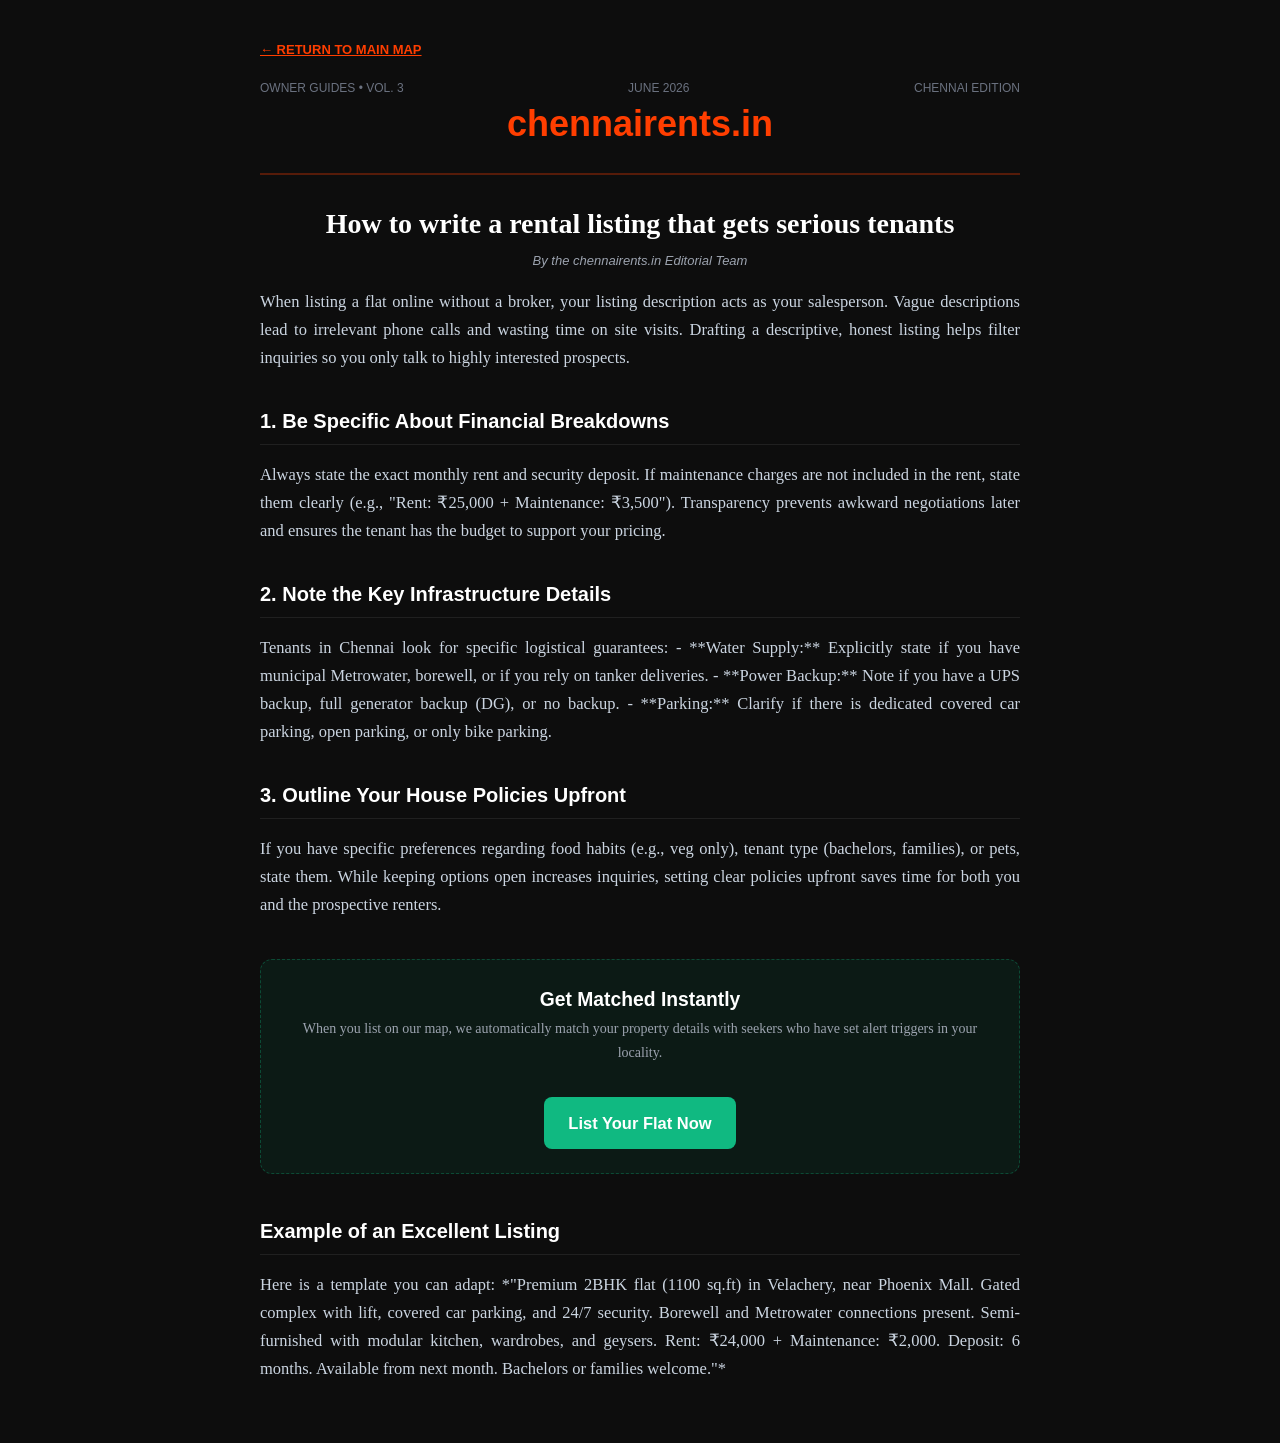
<file: guides/how-to-write-rental-listing.html>
<!DOCTYPE html>
<html lang="en">
<head>
    <meta charset="UTF-8">
    <link rel="icon" type="image/png" href="../favicon.png">
    <meta name="viewport" content="width=device-width, initial-scale=1.0">
    <title>How to Write a Rental Listing That Gets Serious Tenants | chennairents.in</title>
    <meta name="description" content="A copywriting and listing strategy guide for Chennai property owners. Learn how to draft descriptive listings that stand out and get quality tenant inquiries." />
    <link rel="stylesheet" href="../index.css">
    <style>
        body {
            background-color: #0d0d0d;
            color: #cbd5e1;
            font-family: 'Inter', sans-serif;
            margin: 0;
            padding: 0;
        }
        .container {
            max-width: 800px;
            margin: 0 auto;
            padding: 40px 20px;
        }
        .back-link {
            display: inline-block;
            margin-bottom: 24px;
            font-size: 13px;
            font-weight: 700;
            text-transform: uppercase;
            color: #ff3e00;
            text-decoration: underline;
        }
        .back-link:hover {
            color: #ff5a1f;
        }
        .editorial-header {
            text-align: center;
            border-bottom: 2px double rgba(255, 62, 0, 0.3);
            padding-bottom: 20px;
            margin-bottom: 30px;
        }
        .newspaper-meta {
            color: #6b7280;
            font-size: 12px;
            display: flex;
            justify-content: space-between;
            margin-bottom: 8px;
            text-transform: uppercase;
        }
        .site-title {
            color: #ff3e00;
            font-size: 36px;
            font-weight: 800;
            text-decoration: none;
            display: block;
            margin-bottom: 8px;
        }
        .article-title {
            font-family: 'Georgia', serif;
            font-size: 28px;
            color: white;
            line-height: 1.35;
            margin: 20px 0 10px 0;
            text-align: center;
        }
        .article-author {
            color: #9ca3af;
            font-size: 13px;
            font-style: italic;
            text-align: center;
            margin-bottom: 20px;
        }
        .article-content {
            font-family: 'Georgia', serif;
            font-size: 16.5px;
            line-height: 1.7;
            color: #cbd5e1;
            text-align: justify;
        }
        .article-content p {
            margin-bottom: 20px;
        }
        .article-content h2 {
            font-family: 'Inter', sans-serif;
            font-size: 20px;
            color: white;
            border-bottom: 1px solid rgba(255, 255, 255, 0.08);
            padding-bottom: 6px;
            margin-top: 32px;
            margin-bottom: 16px;
        }
        .cta-box {
            background: rgba(16, 185, 129, 0.08);
            border: 1px dashed rgba(16, 185, 129, 0.3);
            border-radius: 12px;
            padding: 24px;
            margin: 40px 0;
            text-align: center;
        }
        .cta-box h3 {
            color: white;
            margin-top: 0;
            font-family: 'Inter', sans-serif;
        }
        .cta-box p {
            font-size: 14px;
            color: #9ca3af;
        }
        .cta-button {
            display: inline-block;
            background: #10b981;
            color: white;
            padding: 12px 24px;
            border-radius: 8px;
            text-decoration: none;
            font-weight: 700;
            font-family: 'Inter', sans-serif;
            margin-top: 12px;
            transition: background 0.2s;
        }
        .cta-button:hover {
            background: #059669;
        }
        @media (max-width: 640px) {
            .article-title {
                font-size: 22px;
            }
            .article-content {
                font-size: 15px;
                text-align: left;
            }
        }
    </style>
    <!-- Schema.org Article JSON-LD -->
    <script type="application/ld+json">
    {
      "@context": "https://schema.org",
      "@type": "NewsArticle",
      "headline": "How to write a rental listing that gets serious tenants",
      "datePublished": "2026-06-21T12:00:00Z",
      "author": {
        "@type": "Organization",
        "name": "chennairents.in"
      },
      "publisher": {
        "@type": "Organization",
        "name": "chennairents.in",
        "logo": {
          "@type": "ImageObject",
          "url": "https://www.chennairents.in/assets/logo.png"
        }
      }
    }
    </script>
</head>
<body>
    <div class="container">
        <a href="/" class="back-link">&larr; Return to main map</a>
        
        <header class="editorial-header">
            <div class="newspaper-meta">
                <span>Owner Guides • Vol. 3</span>
                <span>June 2026</span>
                <span>Chennai Edition</span>
            </div>
            <a href="/" class="site-title">chennairents.in</a>
        </header>
        
        <main>
            <h1 class="article-title">How to write a rental listing that gets serious tenants</h1>
            <div class="article-author">By the chennairents.in Editorial Team</div>
            
            <div class="article-content">
                <p>When listing a flat online without a broker, your listing description acts as your salesperson. Vague descriptions lead to irrelevant phone calls and wasting time on site visits. Drafting a descriptive, honest listing helps filter inquiries so you only talk to highly interested prospects.</p>
                
                <h2>1. Be Specific About Financial Breakdowns</h2>
                <p>Always state the exact monthly rent and security deposit. If maintenance charges are not included in the rent, state them clearly (e.g., "Rent: ₹25,000 + Maintenance: ₹3,500"). Transparency prevents awkward negotiations later and ensures the tenant has the budget to support your pricing.</p>
                
                <h2>2. Note the Key Infrastructure Details</h2>
                <p>Tenants in Chennai look for specific logistical guarantees:
                   - **Water Supply:** Explicitly state if you have municipal Metrowater, borewell, or if you rely on tanker deliveries.
                   - **Power Backup:** Note if you have a UPS backup, full generator backup (DG), or no backup.
                   - **Parking:** Clarify if there is dedicated covered car parking, open parking, or only bike parking.</p>
                
                <h2>3. Outline Your House Policies Upfront</h2>
                <p>If you have specific preferences regarding food habits (e.g., veg only), tenant type (bachelors, families), or pets, state them. While keeping options open increases inquiries, setting clear policies upfront saves time for both you and the prospective renters.</p>
                
                <div class="cta-box">
                    <h3>Get Matched Instantly</h3>
                    <p>When you list on our map, we automatically match your property details with seekers who have set alert triggers in your locality.</p>
                    <a href="/" class="cta-button">List Your Flat Now</a>
                </div>
                
                <h2>Example of an Excellent Listing</h2>
                <p>Here is a template you can adapt:
                   *"Premium 2BHK flat (1100 sq.ft) in Velachery, near Phoenix Mall. Gated complex with lift, covered car parking, and 24/7 security. Borewell and Metrowater connections present. Semi-furnished with modular kitchen, wardrobes, and geysers. Rent: ₹24,000 + Maintenance: ₹2,000. Deposit: 6 months. Available from next month. Bachelors or families welcome."*</p>
            </div>
        </main>
    </div>
</body>
</html>
</file>
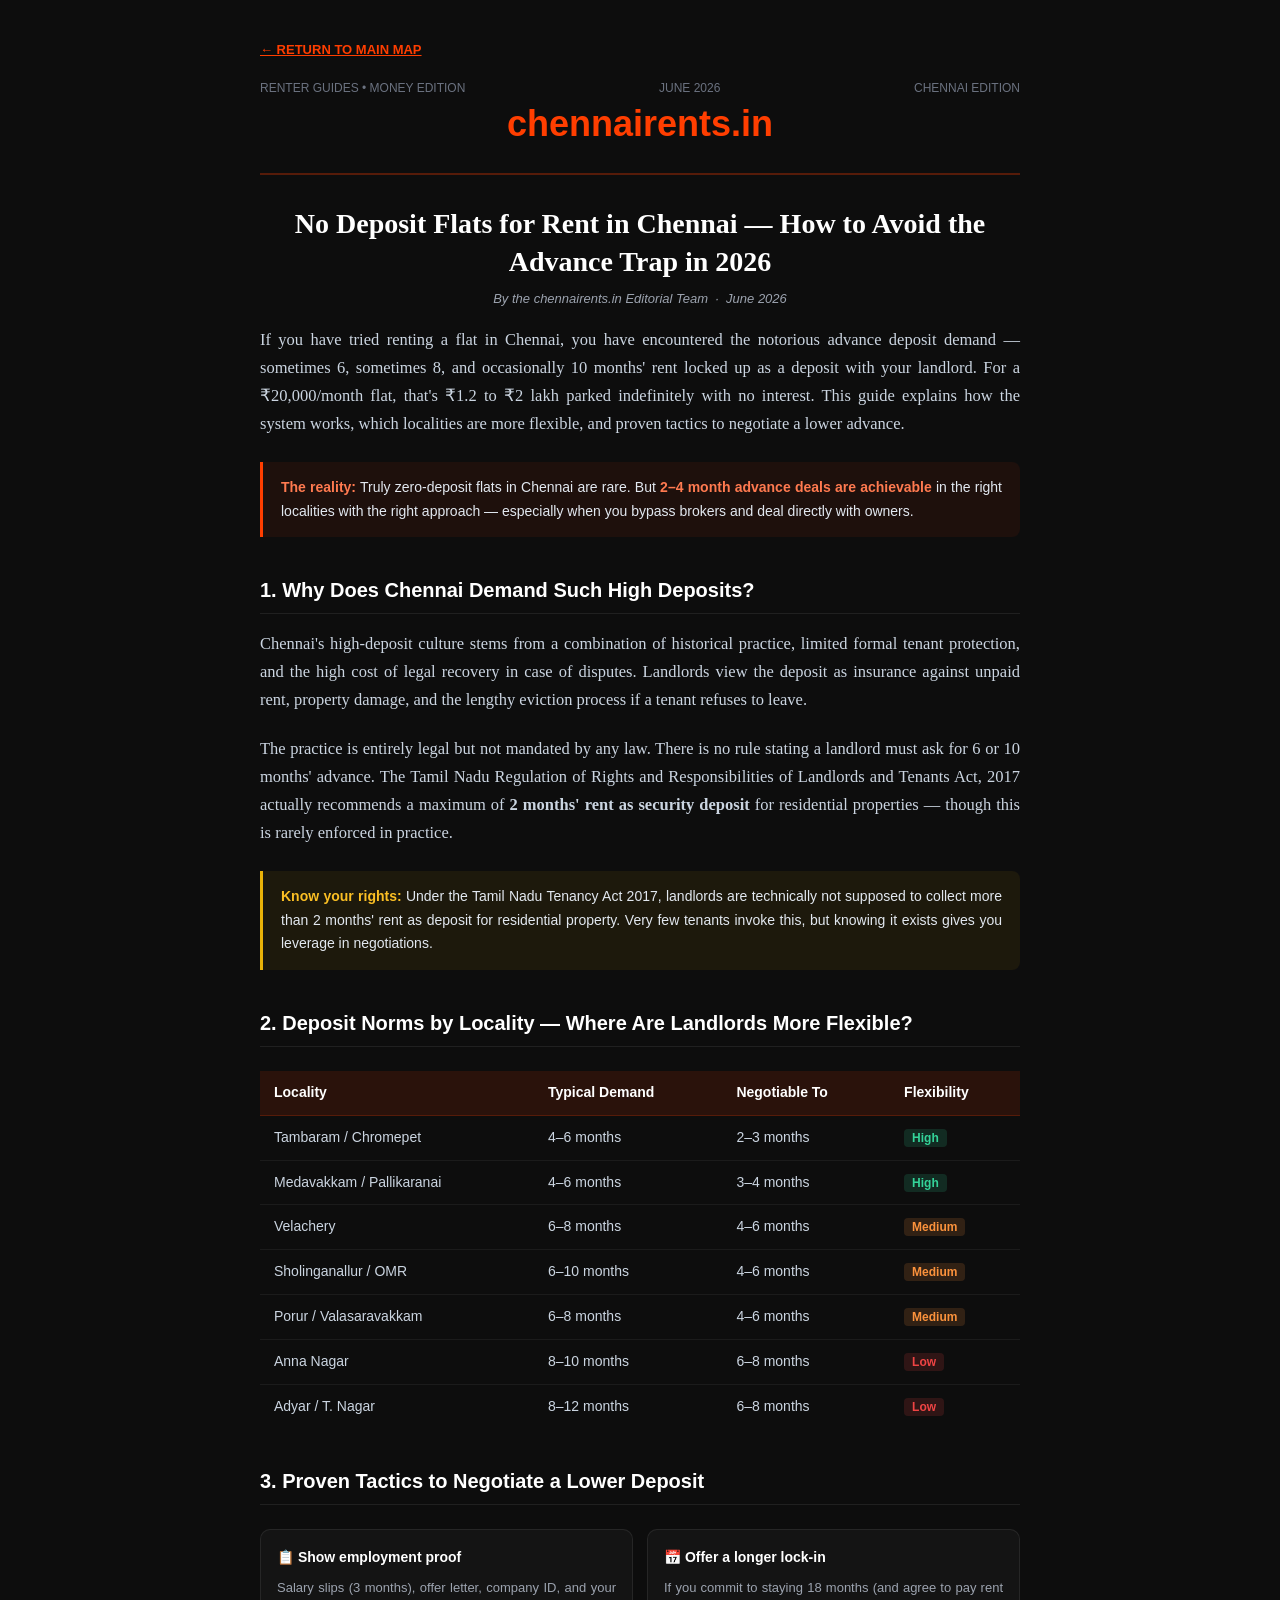
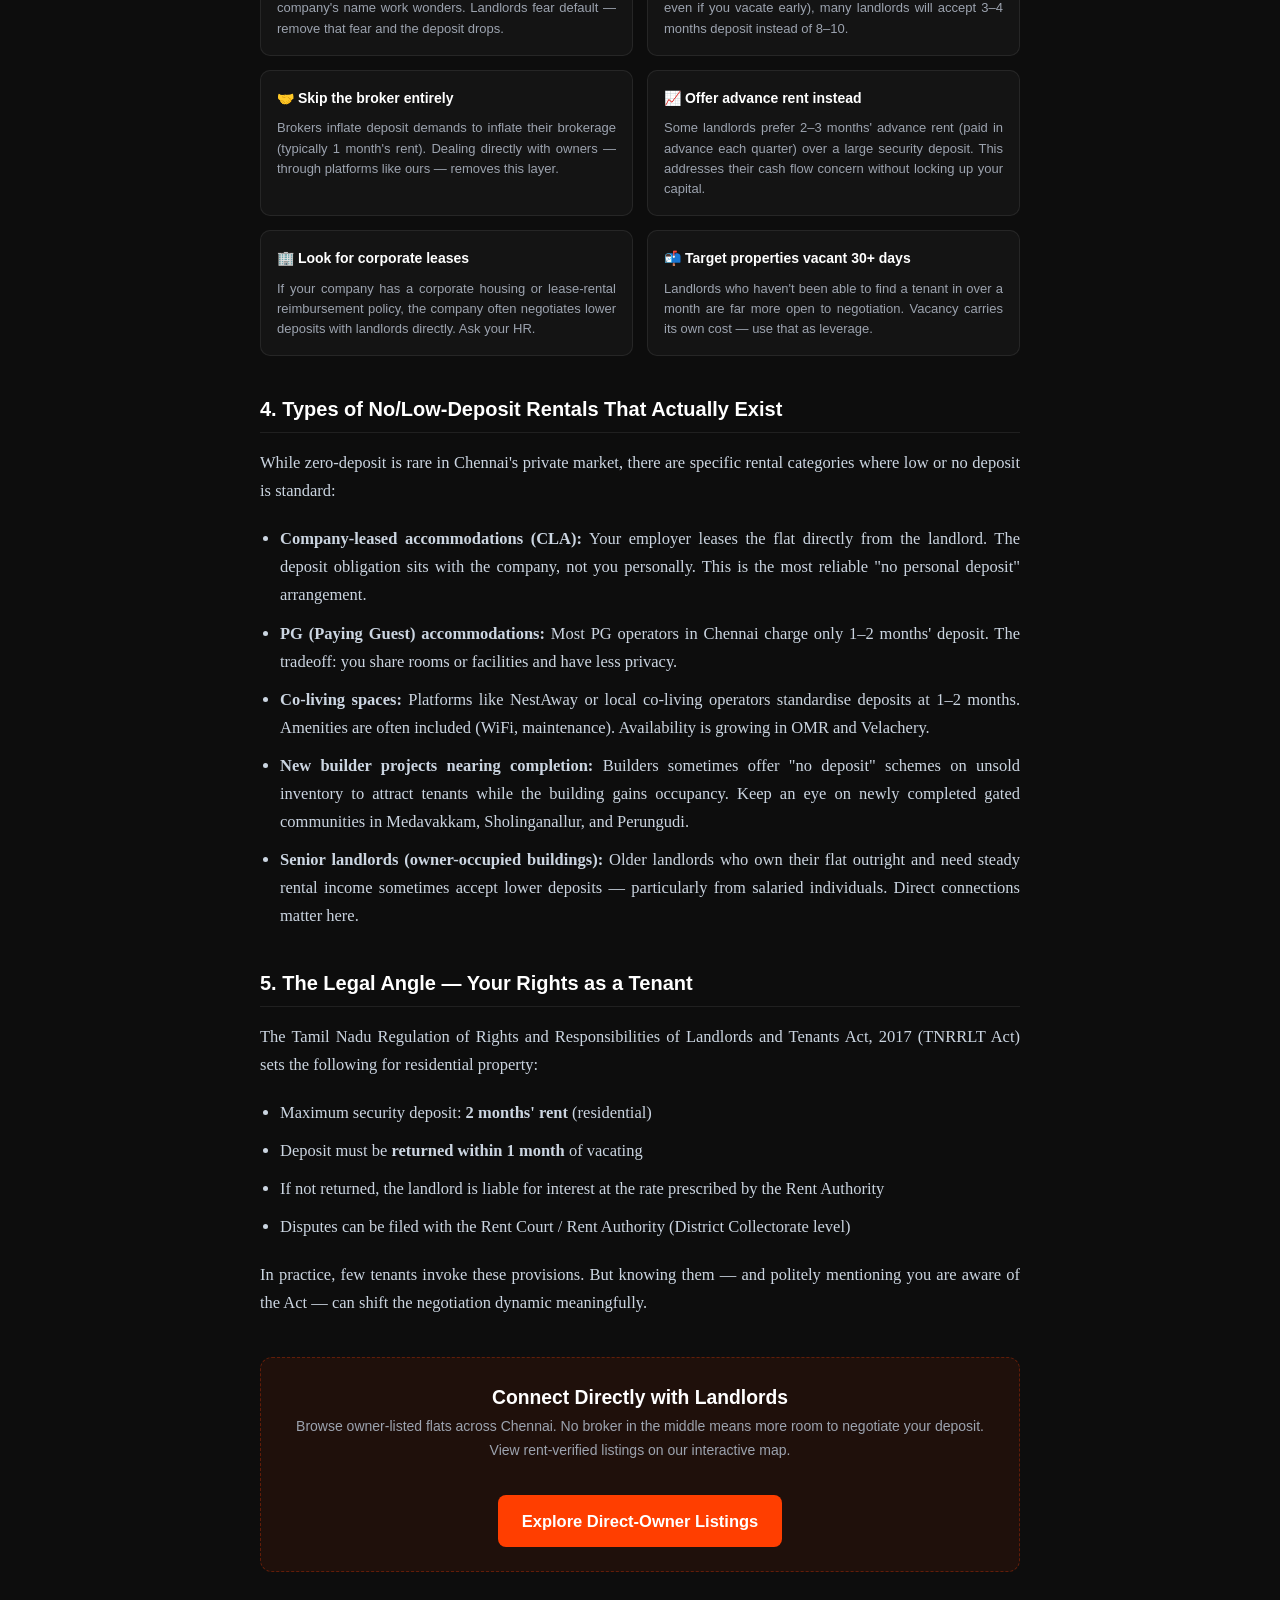
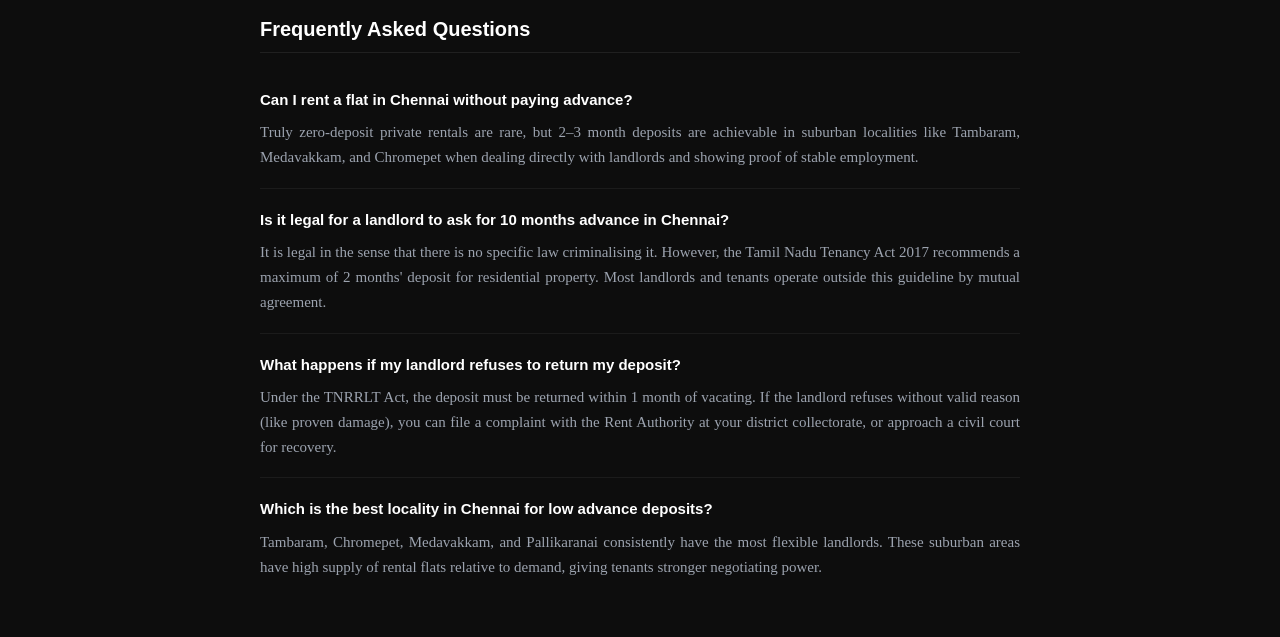
<file: guides/no-deposit-flats-chennai.html>
<!DOCTYPE html>
<html lang="en">
<head>
    <meta charset="UTF-8">
    <link rel="icon" type="image/png" href="../favicon.png">
    <meta name="viewport" content="width=device-width, initial-scale=1.0">
    <title>No Deposit Flats for Rent in Chennai — Advance-Free Rental Options 2026 | chennairents.in</title>
    <meta name="description" content="How to find flats for rent in Chennai without paying 6–10 months advance. No-deposit rental options, negotiation tactics, and direct-owner listings that skip the broker-inflated deposit game." />
    <meta name="keywords" content="no deposit flats Chennai, advance free rent Chennai, zero deposit flat Chennai, low advance flat Chennai, rent without deposit Chennai, Chennai flat rent advance negotiation" />
    <link rel="canonical" href="https://www.chennairents.in/guides/no-deposit-flats-chennai.html" />
    <link rel="stylesheet" href="../index.css">

    <!-- Open Graph -->
    <meta property="og:type" content="article" />
    <meta property="og:title" content="No Deposit Flats for Rent in Chennai — Advance-Free Options 2026" />
    <meta property="og:description" content="How to rent a flat in Chennai without the standard 6–10 month advance demand. Real strategies, locality breakdown, and direct-owner listings." />
    <meta property="og:url" content="https://www.chennairents.in/guides/no-deposit-flats-chennai.html" />
    <meta property="og:image" content="https://www.chennairents.in/assets/og-image.png" />

    <!-- Twitter Card -->
    <meta name="twitter:card" content="summary_large_image" />
    <meta name="twitter:title" content="No Deposit Flats Chennai 2026 — Find Advance-Free Rentals" />
    <meta name="twitter:description" content="Rent a Chennai flat without 6–10 months advance. Here's how." />

    <!-- Schema.org JSON-LD -->
    <script type="application/ld+json">
    {
      "@context": "https://schema.org",
      "@graph": [
        {
          "@type": "Article",
          "headline": "No Deposit Flats for Rent in Chennai — Advance-Free Rental Options 2026",
          "datePublished": "2026-06-28T12:00:00Z",
          "dateModified": "2026-06-28T12:00:00Z",
          "author": { "@type": "Organization", "name": "chennairents.in" },
          "publisher": {
            "@type": "Organization",
            "name": "chennairents.in",
            "logo": { "@type": "ImageObject", "url": "https://www.chennairents.in/assets/logo.png" }
          }
        },
        {
          "@type": "FAQPage",
          "mainEntity": [
            {
              "@type": "Question",
              "name": "Can I rent a flat in Chennai without paying advance?",
              "acceptedAnswer": {
                "@type": "Answer",
                "text": "Truly zero-deposit rentals are rare in Chennai. However, you can negotiate to 2–3 months' deposit by demonstrating steady employment, offering a longer lock-in period, or connecting directly with landlords who haven't listed through brokers. Corporate housing and company-leased accommodations often have no personal deposit requirement."
              }
            },
            {
              "@type": "Question",
              "name": "What is the typical advance deposit in Chennai?",
              "acceptedAnswer": {
                "@type": "Answer",
                "text": "Chennai landlords traditionally ask for 6 to 10 months' rent as advance deposit — one of the highest in India. This is a negotiable custom, not a law. Young professionals with verifiable employment can often negotiate to 3–5 months."
              }
            },
            {
              "@type": "Question",
              "name": "Which localities in Chennai have lower deposit norms?",
              "acceptedAnswer": {
                "@type": "Answer",
                "text": "Tambaram, Medavakkam, Chromepet, and Poonamallee tend to have more flexible landlords accepting 3–6 months advance. Velachery, due to its large student and bachelor population, also sees many landlords open to 4–6 months. Premium localities like Adyar and Anna Nagar tend to hold firm at 8–10 months."
              }
            }
          ]
        }
      ]
    }
    </script>

    <style>
        body {
            background-color: #0d0d0d;
            color: #cbd5e1;
            font-family: 'Inter', sans-serif;
            margin: 0;
            padding: 0;
        }
        .container {
            max-width: 800px;
            margin: 0 auto;
            padding: 40px 20px;
        }
        .back-link {
            display: inline-block;
            margin-bottom: 24px;
            font-size: 13px;
            font-weight: 700;
            text-transform: uppercase;
            color: #ff3e00;
            text-decoration: underline;
        }
        .back-link:hover { color: #ff5a1f; }
        .editorial-header {
            text-align: center;
            border-bottom: 2px double rgba(255, 62, 0, 0.3);
            padding-bottom: 20px;
            margin-bottom: 30px;
        }
        .newspaper-meta {
            color: #6b7280;
            font-size: 12px;
            display: flex;
            justify-content: space-between;
            margin-bottom: 8px;
            text-transform: uppercase;
        }
        .site-title {
            color: #ff3e00;
            font-size: 36px;
            font-weight: 800;
            text-decoration: none;
            display: block;
            margin-bottom: 8px;
        }
        .article-title {
            font-family: 'Georgia', serif;
            font-size: 28px;
            color: white;
            line-height: 1.35;
            margin: 20px 0 10px 0;
            text-align: center;
        }
        .article-author {
            color: #9ca3af;
            font-size: 13px;
            font-style: italic;
            text-align: center;
            margin-bottom: 20px;
        }
        .article-content {
            font-family: 'Georgia', serif;
            font-size: 16.5px;
            line-height: 1.7;
            color: #cbd5e1;
            text-align: justify;
        }
        .article-content p { margin-bottom: 20px; }
        .article-content h2 {
            font-family: 'Inter', sans-serif;
            font-size: 20px;
            color: white;
            border-bottom: 1px solid rgba(255, 255, 255, 0.08);
            padding-bottom: 6px;
            margin-top: 36px;
            margin-bottom: 16px;
        }
        .article-content ul {
            padding-left: 20px;
            margin-bottom: 20px;
        }
        .article-content ul li { margin-bottom: 10px; color: #cbd5e1; }
        /* Deposit norms table */
        .data-table {
            width: 100%;
            border-collapse: collapse;
            margin: 24px 0;
            font-family: 'Inter', sans-serif;
            font-size: 14px;
        }
        .data-table th {
            background: rgba(255,62,0,0.12);
            color: white;
            padding: 10px 14px;
            text-align: left;
            border-bottom: 1px solid rgba(255,62,0,0.3);
        }
        .data-table td {
            padding: 10px 14px;
            border-bottom: 1px solid rgba(255,255,255,0.06);
            color: #cbd5e1;
        }
        .data-table tr:last-child td { border-bottom: none; }
        .data-table tr:hover td { background: rgba(255,255,255,0.03); }
        .tag-green { background: rgba(52,211,153,0.15); color: #34d399; padding: 2px 8px; border-radius: 4px; font-size: 12px; font-weight: 600; }
        .tag-orange { background: rgba(251,146,60,0.15); color: #fb923c; padding: 2px 8px; border-radius: 4px; font-size: 12px; font-weight: 600; }
        .tag-red { background: rgba(239,68,68,0.15); color: #ef4444; padding: 2px 8px; border-radius: 4px; font-size: 12px; font-weight: 600; }
        /* Tactic cards */
        .tactic-grid {
            display: grid;
            grid-template-columns: 1fr 1fr;
            gap: 14px;
            margin: 24px 0;
        }
        .tactic-card {
            background: rgba(255,255,255,0.03);
            border: 1px solid rgba(255,255,255,0.08);
            border-radius: 10px;
            padding: 16px;
        }
        .tactic-card .tactic-title {
            font-family: 'Inter', sans-serif;
            font-weight: 700;
            color: white;
            font-size: 14px;
            margin-bottom: 8px;
        }
        .tactic-card .tactic-desc {
            font-family: 'Inter', sans-serif;
            font-size: 13px;
            color: #9ca3af;
            line-height: 1.55;
        }
        /* Info callout */
        .info-callout {
            background: rgba(255, 62, 0, 0.07);
            border-left: 3px solid #ff3e00;
            border-radius: 0 8px 8px 0;
            padding: 14px 18px;
            margin: 24px 0;
            font-family: 'Inter', sans-serif;
            font-size: 14px;
            color: #e2e8f0;
        }
        .info-callout strong { color: #ff7a50; }
        /* Warning callout */
        .warning-callout {
            background: rgba(234, 179, 8, 0.07);
            border-left: 3px solid #eab308;
            border-radius: 0 8px 8px 0;
            padding: 14px 18px;
            margin: 24px 0;
            font-family: 'Inter', sans-serif;
            font-size: 14px;
            color: #e2e8f0;
        }
        .warning-callout strong { color: #fbbf24; }
        /* CTA box */
        .cta-box {
            background: rgba(255, 62, 0, 0.08);
            border: 1px dashed rgba(255, 62, 0, 0.3);
            border-radius: 12px;
            padding: 24px;
            margin: 40px 0;
            text-align: center;
        }
        .cta-box h3 {
            color: white;
            margin-top: 0;
            font-family: 'Inter', sans-serif;
        }
        .cta-box p {
            font-size: 14px;
            color: #9ca3af;
            font-family: 'Inter', sans-serif;
        }
        .cta-button {
            display: inline-block;
            background: #ff3e00;
            color: white;
            padding: 12px 24px;
            border-radius: 8px;
            text-decoration: none;
            font-weight: 700;
            font-family: 'Inter', sans-serif;
            margin-top: 12px;
            transition: background 0.2s;
        }
        .cta-button:hover { background: #d63400; }
        /* FAQ */
        .faq-item {
            border-bottom: 1px solid rgba(255,255,255,0.06);
            padding: 18px 0;
        }
        .faq-item:last-child { border-bottom: none; }
        .faq-q {
            font-family: 'Inter', sans-serif;
            font-weight: 600;
            color: white;
            font-size: 15px;
            margin-bottom: 8px;
        }
        .faq-a {
            font-family: 'Georgia', serif;
            font-size: 15px;
            color: #9ca3af;
            line-height: 1.65;
        }
        @media (max-width: 640px) {
            .article-title { font-size: 22px; }
            .article-content { font-size: 15px; text-align: left; }
            .tactic-grid { grid-template-columns: 1fr; }
            .data-table { font-size: 12px; }
            .data-table th, .data-table td { padding: 8px 8px; }
        }
    </style>
</head>
<body>
    <div class="container">
        <a href="/" class="back-link">&larr; Return to main map</a>

        <header class="editorial-header">
            <div class="newspaper-meta">
                <span>Renter Guides • Money Edition</span>
                <span>June 2026</span>
                <span>Chennai Edition</span>
            </div>
            <a href="/" class="site-title">chennairents.in</a>
        </header>

        <main>
            <h1 class="article-title">No Deposit Flats for Rent in Chennai — How to Avoid the Advance Trap in 2026</h1>
            <div class="article-author">By the chennairents.in Editorial Team &nbsp;·&nbsp; June 2026</div>

            <div class="article-content">
                <p>If you have tried renting a flat in Chennai, you have encountered the notorious advance deposit demand — sometimes 6, sometimes 8, and occasionally 10 months' rent locked up as a deposit with your landlord. For a ₹20,000/month flat, that's ₹1.2 to ₹2 lakh parked indefinitely with no interest. This guide explains how the system works, which localities are more flexible, and proven tactics to negotiate a lower advance.</p>

                <div class="info-callout">
                    <strong>The reality:</strong> Truly zero-deposit flats in Chennai are rare. But <strong>2–4 month advance deals are achievable</strong> in the right localities with the right approach — especially when you bypass brokers and deal directly with owners.
                </div>

                <h2>1. Why Does Chennai Demand Such High Deposits?</h2>
                <p>Chennai's high-deposit culture stems from a combination of historical practice, limited formal tenant protection, and the high cost of legal recovery in case of disputes. Landlords view the deposit as insurance against unpaid rent, property damage, and the lengthy eviction process if a tenant refuses to leave.</p>
                <p>The practice is entirely legal but not mandated by any law. There is no rule stating a landlord must ask for 6 or 10 months' advance. The Tamil Nadu Regulation of Rights and Responsibilities of Landlords and Tenants Act, 2017 actually recommends a maximum of <strong>2 months' rent as security deposit</strong> for residential properties — though this is rarely enforced in practice.</p>

                <div class="warning-callout">
                    <strong>Know your rights:</strong> Under the Tamil Nadu Tenancy Act 2017, landlords are technically not supposed to collect more than 2 months' rent as deposit for residential property. Very few tenants invoke this, but knowing it exists gives you leverage in negotiations.
                </div>

                <h2>2. Deposit Norms by Locality — Where Are Landlords More Flexible?</h2>

                <table class="data-table">
                    <thead>
                        <tr>
                            <th>Locality</th>
                            <th>Typical Demand</th>
                            <th>Negotiable To</th>
                            <th>Flexibility</th>
                        </tr>
                    </thead>
                    <tbody>
                        <tr>
                            <td>Tambaram / Chromepet</td>
                            <td>4–6 months</td>
                            <td>2–3 months</td>
                            <td><span class="tag-green">High</span></td>
                        </tr>
                        <tr>
                            <td>Medavakkam / Pallikaranai</td>
                            <td>4–6 months</td>
                            <td>3–4 months</td>
                            <td><span class="tag-green">High</span></td>
                        </tr>
                        <tr>
                            <td>Velachery</td>
                            <td>6–8 months</td>
                            <td>4–6 months</td>
                            <td><span class="tag-orange">Medium</span></td>
                        </tr>
                        <tr>
                            <td>Sholinganallur / OMR</td>
                            <td>6–10 months</td>
                            <td>4–6 months</td>
                            <td><span class="tag-orange">Medium</span></td>
                        </tr>
                        <tr>
                            <td>Porur / Valasaravakkam</td>
                            <td>6–8 months</td>
                            <td>4–6 months</td>
                            <td><span class="tag-orange">Medium</span></td>
                        </tr>
                        <tr>
                            <td>Anna Nagar</td>
                            <td>8–10 months</td>
                            <td>6–8 months</td>
                            <td><span class="tag-red">Low</span></td>
                        </tr>
                        <tr>
                            <td>Adyar / T. Nagar</td>
                            <td>8–12 months</td>
                            <td>6–8 months</td>
                            <td><span class="tag-red">Low</span></td>
                        </tr>
                    </tbody>
                </table>

                <h2>3. Proven Tactics to Negotiate a Lower Deposit</h2>

                <div class="tactic-grid">
                    <div class="tactic-card">
                        <div class="tactic-title">📋 Show employment proof</div>
                        <div class="tactic-desc">Salary slips (3 months), offer letter, company ID, and your company's name work wonders. Landlords fear default — remove that fear and the deposit drops.</div>
                    </div>
                    <div class="tactic-card">
                        <div class="tactic-title">📅 Offer a longer lock-in</div>
                        <div class="tactic-desc">If you commit to staying 18 months (and agree to pay rent even if you vacate early), many landlords will accept 3–4 months deposit instead of 8–10.</div>
                    </div>
                    <div class="tactic-card">
                        <div class="tactic-title">🤝 Skip the broker entirely</div>
                        <div class="tactic-desc">Brokers inflate deposit demands to inflate their brokerage (typically 1 month's rent). Dealing directly with owners — through platforms like ours — removes this layer.</div>
                    </div>
                    <div class="tactic-card">
                        <div class="tactic-title">📈 Offer advance rent instead</div>
                        <div class="tactic-desc">Some landlords prefer 2–3 months' advance rent (paid in advance each quarter) over a large security deposit. This addresses their cash flow concern without locking up your capital.</div>
                    </div>
                    <div class="tactic-card">
                        <div class="tactic-title">🏢 Look for corporate leases</div>
                        <div class="tactic-desc">If your company has a corporate housing or lease-rental reimbursement policy, the company often negotiates lower deposits with landlords directly. Ask your HR.</div>
                    </div>
                    <div class="tactic-card">
                        <div class="tactic-title">📬 Target properties vacant 30+ days</div>
                        <div class="tactic-desc">Landlords who haven't been able to find a tenant in over a month are far more open to negotiation. Vacancy carries its own cost — use that as leverage.</div>
                    </div>
                </div>

                <h2>4. Types of No/Low-Deposit Rentals That Actually Exist</h2>

                <p>While zero-deposit is rare in Chennai's private market, there are specific rental categories where low or no deposit is standard:</p>
                <ul>
                    <li><strong>Company-leased accommodations (CLA):</strong> Your employer leases the flat directly from the landlord. The deposit obligation sits with the company, not you personally. This is the most reliable "no personal deposit" arrangement.</li>
                    <li><strong>PG (Paying Guest) accommodations:</strong> Most PG operators in Chennai charge only 1–2 months' deposit. The tradeoff: you share rooms or facilities and have less privacy.</li>
                    <li><strong>Co-living spaces:</strong> Platforms like NestAway or local co-living operators standardise deposits at 1–2 months. Amenities are often included (WiFi, maintenance). Availability is growing in OMR and Velachery.</li>
                    <li><strong>New builder projects nearing completion:</strong> Builders sometimes offer "no deposit" schemes on unsold inventory to attract tenants while the building gains occupancy. Keep an eye on newly completed gated communities in Medavakkam, Sholinganallur, and Perungudi.</li>
                    <li><strong>Senior landlords (owner-occupied buildings):</strong> Older landlords who own their flat outright and need steady rental income sometimes accept lower deposits — particularly from salaried individuals. Direct connections matter here.</li>
                </ul>

                <h2>5. The Legal Angle — Your Rights as a Tenant</h2>
                <p>The Tamil Nadu Regulation of Rights and Responsibilities of Landlords and Tenants Act, 2017 (TNRRLT Act) sets the following for residential property:</p>
                <ul>
                    <li>Maximum security deposit: <strong>2 months' rent</strong> (residential)</li>
                    <li>Deposit must be <strong>returned within 1 month</strong> of vacating</li>
                    <li>If not returned, the landlord is liable for interest at the rate prescribed by the Rent Authority</li>
                    <li>Disputes can be filed with the Rent Court / Rent Authority (District Collectorate level)</li>
                </ul>
                <p>In practice, few tenants invoke these provisions. But knowing them — and politely mentioning you are aware of the Act — can shift the negotiation dynamic meaningfully.</p>

                <div class="cta-box">
                    <h3>Connect Directly with Landlords</h3>
                    <p>Browse owner-listed flats across Chennai. No broker in the middle means more room to negotiate your deposit. View rent-verified listings on our interactive map.</p>
                    <a href="/" class="cta-button">Explore Direct-Owner Listings</a>
                </div>

                <h2>Frequently Asked Questions</h2>

                <div class="faq-item">
                    <div class="faq-q">Can I rent a flat in Chennai without paying advance?</div>
                    <div class="faq-a">Truly zero-deposit private rentals are rare, but 2–3 month deposits are achievable in suburban localities like Tambaram, Medavakkam, and Chromepet when dealing directly with landlords and showing proof of stable employment.</div>
                </div>
                <div class="faq-item">
                    <div class="faq-q">Is it legal for a landlord to ask for 10 months advance in Chennai?</div>
                    <div class="faq-a">It is legal in the sense that there is no specific law criminalising it. However, the Tamil Nadu Tenancy Act 2017 recommends a maximum of 2 months' deposit for residential property. Most landlords and tenants operate outside this guideline by mutual agreement.</div>
                </div>
                <div class="faq-item">
                    <div class="faq-q">What happens if my landlord refuses to return my deposit?</div>
                    <div class="faq-a">Under the TNRRLT Act, the deposit must be returned within 1 month of vacating. If the landlord refuses without valid reason (like proven damage), you can file a complaint with the Rent Authority at your district collectorate, or approach a civil court for recovery.</div>
                </div>
                <div class="faq-item">
                    <div class="faq-q">Which is the best locality in Chennai for low advance deposits?</div>
                    <div class="faq-a">Tambaram, Chromepet, Medavakkam, and Pallikaranai consistently have the most flexible landlords. These suburban areas have high supply of rental flats relative to demand, giving tenants stronger negotiating power.</div>
                </div>
            </div>
        </main>
    </div>
</body>
</html>
</file>
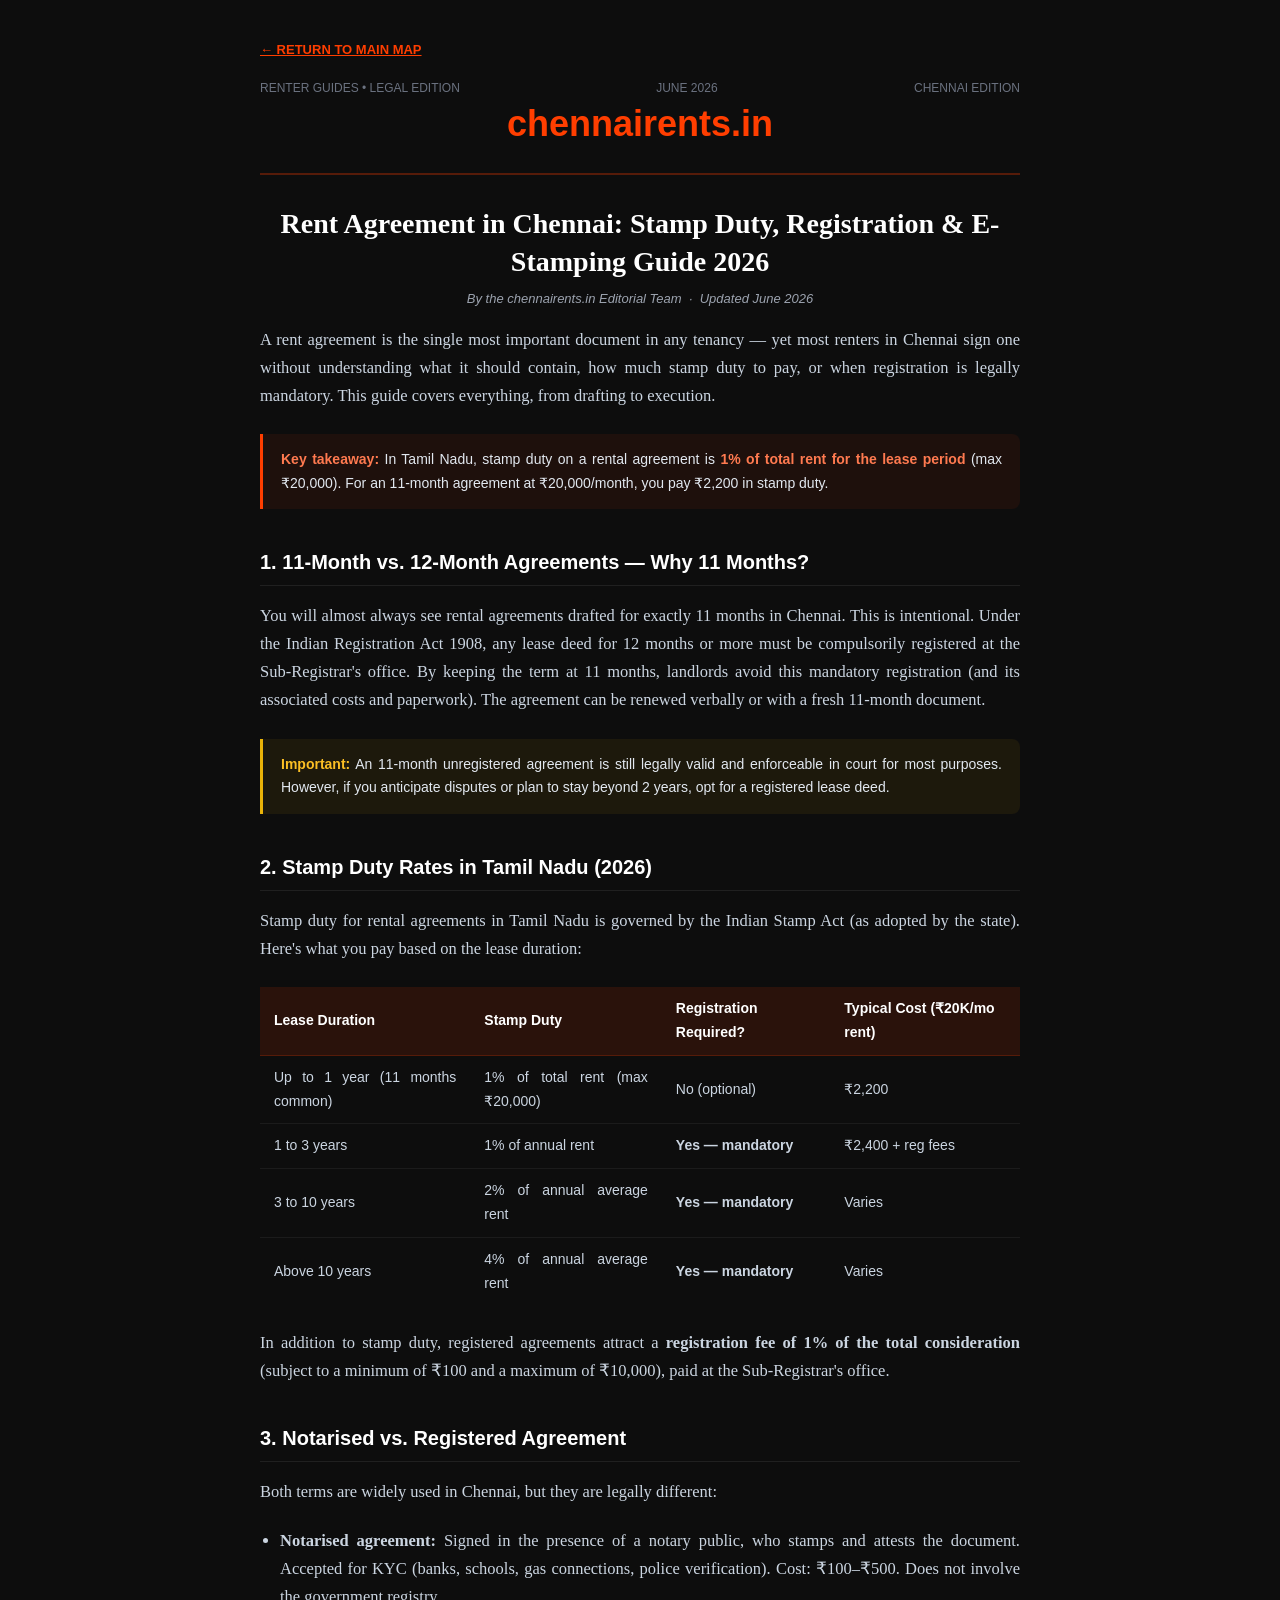
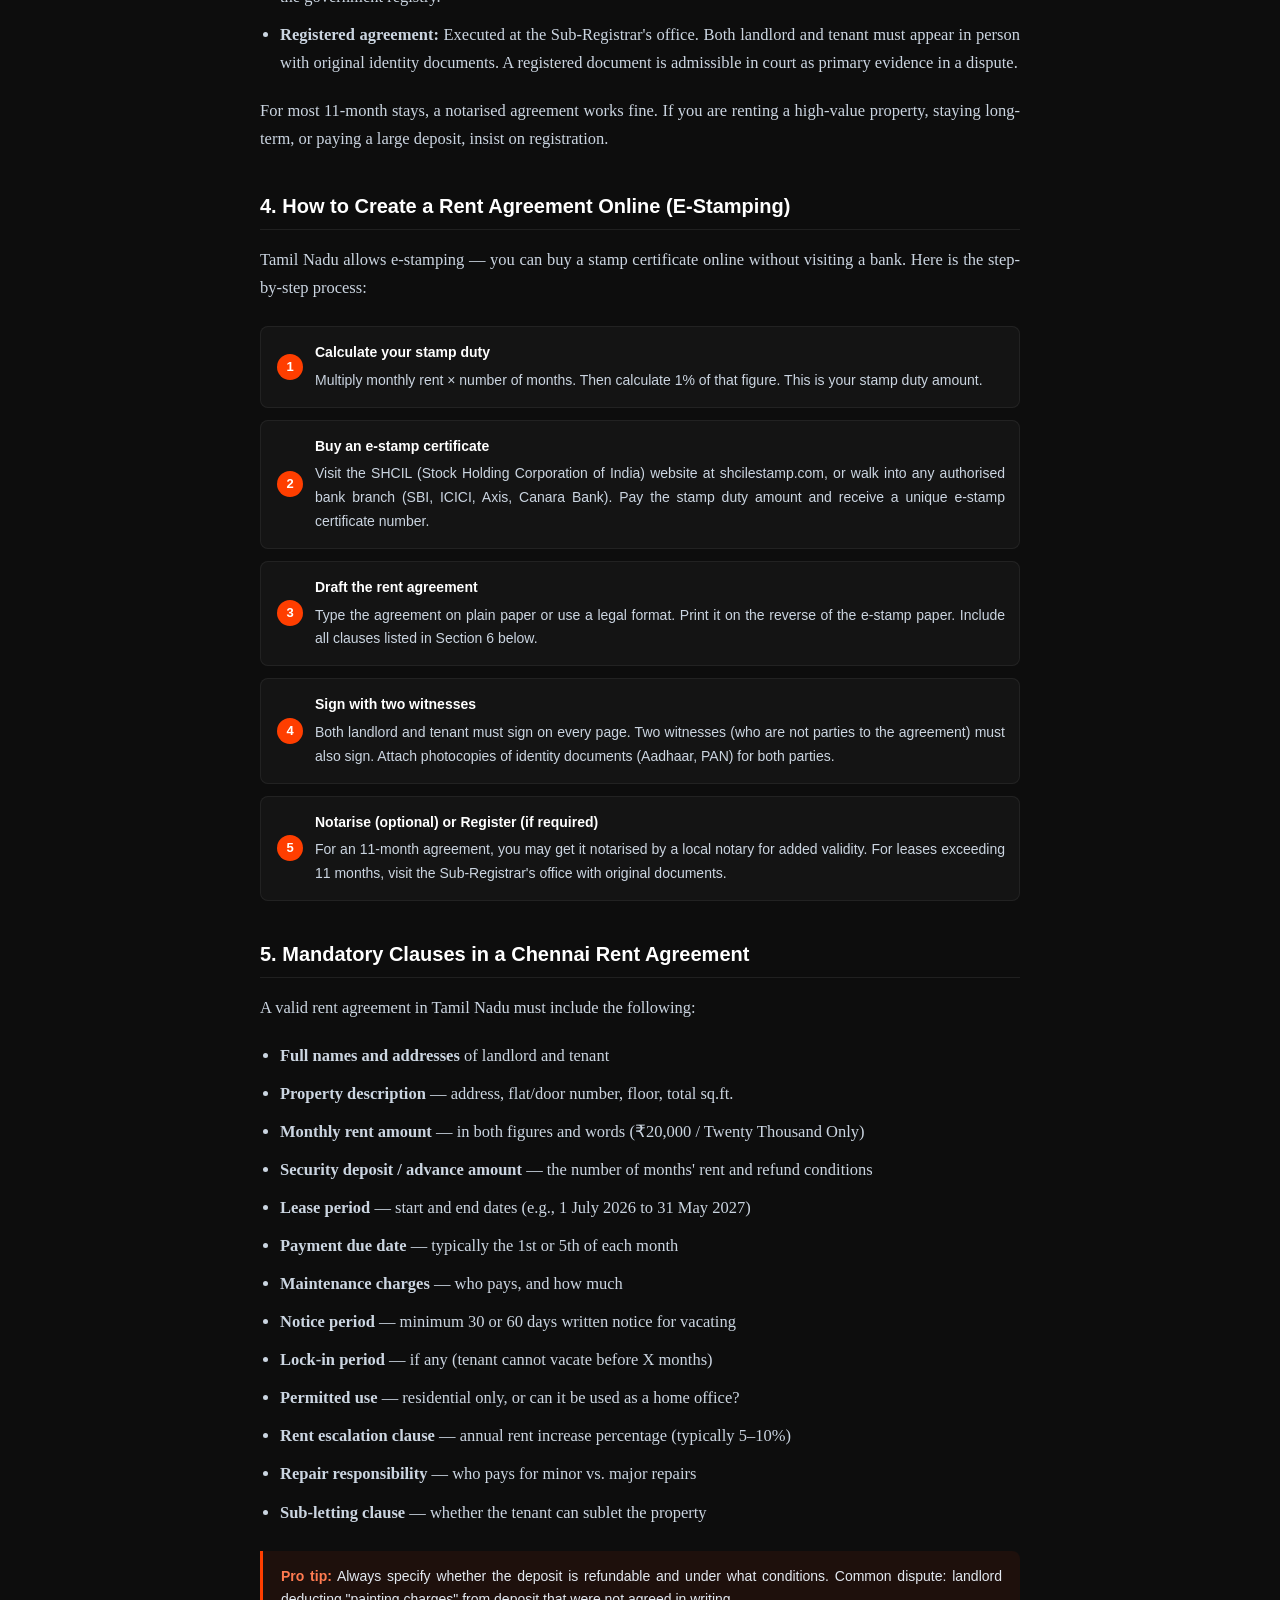
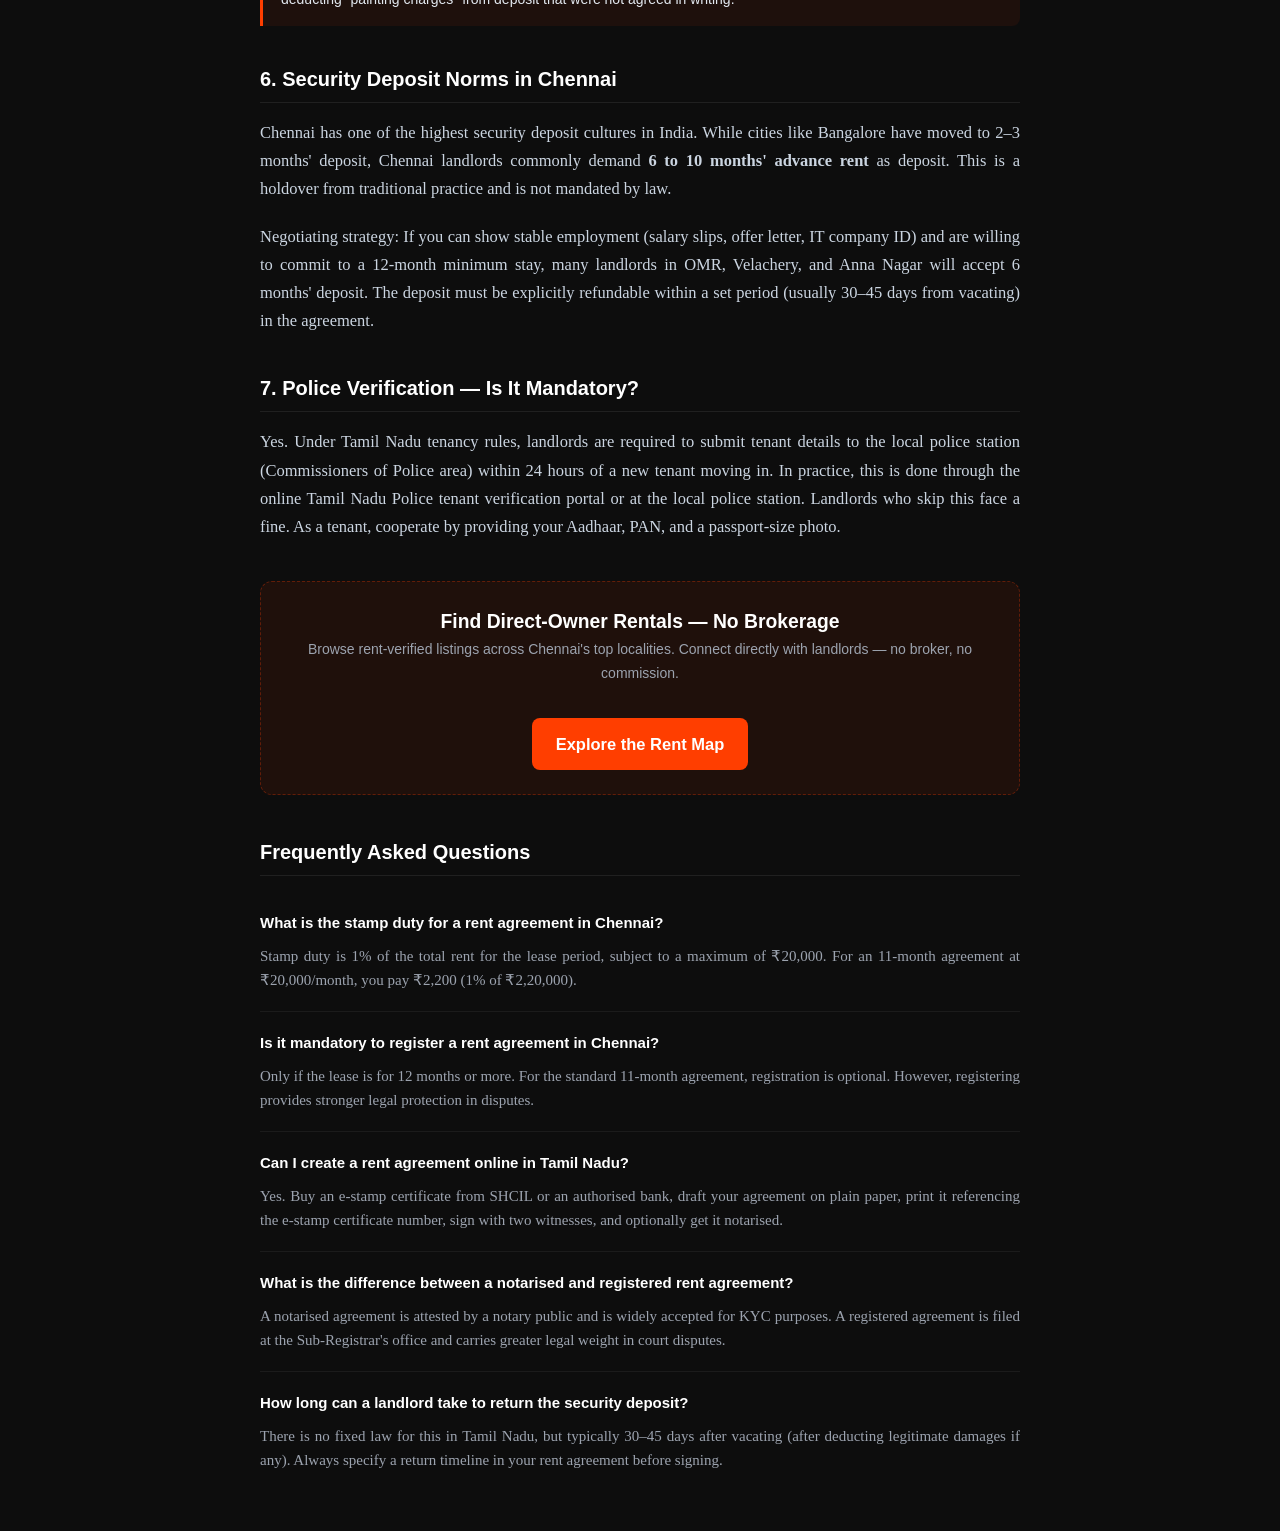
<file: guides/rent-agreement-chennai.html>
<!DOCTYPE html>
<html lang="en">
<head>
    <meta charset="UTF-8">
    <link rel="icon" type="image/png" href="../favicon.png">
    <meta name="viewport" content="width=device-width, initial-scale=1.0">
    <title>Rent Agreement in Chennai: Stamp Duty, Registration & E-Stamping Guide 2026 | chennairents.in</title>
    <meta name="description" content="Complete guide to drafting and registering a rent agreement in Chennai. Learn about stamp duty rates, e-stamping, notarisation vs. registration, and what every clause must include." />
    <meta name="keywords" content="rent agreement Chennai, online rent agreement Chennai, stamp duty rent agreement Tamil Nadu, e-stamp rental agreement, rental agreement registration Chennai, lease deed Chennai" />
    <link rel="canonical" href="https://www.chennairents.in/guides/rent-agreement-chennai.html" />
    <link rel="stylesheet" href="../index.css">

    <!-- Open Graph -->
    <meta property="og:type" content="article" />
    <meta property="og:title" content="Rent Agreement in Chennai: Stamp Duty, Registration & E-Stamping Guide 2026 | chennairents.in" />
    <meta property="og:description" content="Complete guide to stamp duty, e-stamping and registering a rental agreement in Chennai, Tamil Nadu." />
    <meta property="og:url" content="https://www.chennairents.in/guides/rent-agreement-chennai.html" />
    <meta property="og:image" content="https://www.chennairents.in/assets/og-image.png" />

    <!-- Twitter Card -->
    <meta name="twitter:card" content="summary_large_image" />
    <meta name="twitter:title" content="Rent Agreement Chennai 2026 — Stamp Duty & Registration Guide" />
    <meta name="twitter:description" content="How much stamp duty do you pay? When must you register? All Chennai rent agreement questions answered." />

    <!-- Schema.org FAQPage + Article JSON-LD -->
    <script type="application/ld+json">
    {
      "@context": "https://schema.org",
      "@graph": [
        {
          "@type": "Article",
          "headline": "Rent Agreement in Chennai: Stamp Duty, Registration and E-Stamping Guide 2026",
          "datePublished": "2026-06-28T12:00:00Z",
          "dateModified": "2026-06-28T12:00:00Z",
          "author": { "@type": "Organization", "name": "chennairents.in" },
          "publisher": {
            "@type": "Organization",
            "name": "chennairents.in",
            "logo": { "@type": "ImageObject", "url": "https://www.chennairents.in/assets/logo.png" }
          }
        },
        {
          "@type": "FAQPage",
          "mainEntity": [
            {
              "@type": "Question",
              "name": "What is the stamp duty for a rent agreement in Chennai?",
              "acceptedAnswer": {
                "@type": "Answer",
                "text": "In Tamil Nadu, stamp duty for a rental agreement is 1% of the total rent payable for the lease period, subject to a maximum of ₹20,000. For 11-month agreements (the most common), you pay 1% of (monthly rent × 11)."
              }
            },
            {
              "@type": "Question",
              "name": "Is it mandatory to register a rent agreement in Chennai?",
              "acceptedAnswer": {
                "@type": "Answer",
                "text": "Yes, under the Registration Act 1908, any lease agreement for more than 11 months must be registered at the Sub-Registrar's office. For 11-month agreements, registration is optional but strongly recommended."
              }
            },
            {
              "@type": "Question",
              "name": "What is the difference between notarised and registered rent agreement?",
              "acceptedAnswer": {
                "@type": "Answer",
                "text": "A notarised agreement is signed before a notary public and is legally valid for most purposes (bank KYC, school admissions). A registered agreement is executed at the Sub-Registrar office and is mandatory for leases over 11 months. Registered agreements carry stronger legal weight in disputes."
              }
            },
            {
              "@type": "Question",
              "name": "Can I create a rent agreement online in Chennai?",
              "acceptedAnswer": {
                "@type": "Answer",
                "text": "Yes. Tamil Nadu allows e-stamping through the Stock Holding Corporation of India (SHCIL) website or authorised banks like SBI, Axis, and ICICI. You can buy a e-stamp certificate online and print the agreement on it without visiting a bank."
              }
            }
          ]
        }
      ]
    }
    </script>

    <style>
        body {
            background-color: #0d0d0d;
            color: #cbd5e1;
            font-family: 'Inter', sans-serif;
            margin: 0;
            padding: 0;
        }
        .container {
            max-width: 800px;
            margin: 0 auto;
            padding: 40px 20px;
        }
        .back-link {
            display: inline-block;
            margin-bottom: 24px;
            font-size: 13px;
            font-weight: 700;
            text-transform: uppercase;
            color: #ff3e00;
            text-decoration: underline;
        }
        .back-link:hover { color: #ff5a1f; }
        .editorial-header {
            text-align: center;
            border-bottom: 2px double rgba(255, 62, 0, 0.3);
            padding-bottom: 20px;
            margin-bottom: 30px;
        }
        .newspaper-meta {
            color: #6b7280;
            font-size: 12px;
            display: flex;
            justify-content: space-between;
            margin-bottom: 8px;
            text-transform: uppercase;
        }
        .site-title {
            color: #ff3e00;
            font-size: 36px;
            font-weight: 800;
            text-decoration: none;
            display: block;
            margin-bottom: 8px;
        }
        .article-title {
            font-family: 'Georgia', serif;
            font-size: 28px;
            color: white;
            line-height: 1.35;
            margin: 20px 0 10px 0;
            text-align: center;
        }
        .article-author {
            color: #9ca3af;
            font-size: 13px;
            font-style: italic;
            text-align: center;
            margin-bottom: 20px;
        }
        .article-content {
            font-family: 'Georgia', serif;
            font-size: 16.5px;
            line-height: 1.7;
            color: #cbd5e1;
            text-align: justify;
        }
        .article-content p { margin-bottom: 20px; }
        .article-content h2 {
            font-family: 'Inter', sans-serif;
            font-size: 20px;
            color: white;
            border-bottom: 1px solid rgba(255, 255, 255, 0.08);
            padding-bottom: 6px;
            margin-top: 36px;
            margin-bottom: 16px;
        }
        .article-content ul {
            padding-left: 20px;
            margin-bottom: 20px;
        }
        .article-content ul li {
            margin-bottom: 10px;
            color: #cbd5e1;
        }
        /* Stamp duty table */
        .data-table {
            width: 100%;
            border-collapse: collapse;
            margin: 24px 0;
            font-family: 'Inter', sans-serif;
            font-size: 14px;
        }
        .data-table th {
            background: rgba(255,62,0,0.12);
            color: white;
            padding: 10px 14px;
            text-align: left;
            border-bottom: 1px solid rgba(255,62,0,0.3);
        }
        .data-table td {
            padding: 10px 14px;
            border-bottom: 1px solid rgba(255,255,255,0.06);
            color: #cbd5e1;
        }
        .data-table tr:last-child td { border-bottom: none; }
        .data-table tr:hover td { background: rgba(255,255,255,0.03); }
        /* Info callout */
        .info-callout {
            background: rgba(255, 62, 0, 0.07);
            border-left: 3px solid #ff3e00;
            border-radius: 0 8px 8px 0;
            padding: 14px 18px;
            margin: 24px 0;
            font-family: 'Inter', sans-serif;
            font-size: 14px;
            color: #e2e8f0;
        }
        .info-callout strong { color: #ff7a50; }
        /* Warning callout */
        .warning-callout {
            background: rgba(234, 179, 8, 0.07);
            border-left: 3px solid #eab308;
            border-radius: 0 8px 8px 0;
            padding: 14px 18px;
            margin: 24px 0;
            font-family: 'Inter', sans-serif;
            font-size: 14px;
            color: #e2e8f0;
        }
        .warning-callout strong { color: #fbbf24; }
        /* Step boxes */
        .step-list {
            counter-reset: step-counter;
            list-style: none;
            padding: 0;
            margin: 24px 0;
        }
        .step-list li {
            counter-increment: step-counter;
            position: relative;
            padding: 14px 14px 14px 54px;
            margin-bottom: 12px;
            background: rgba(255,255,255,0.03);
            border-radius: 8px;
            font-family: 'Inter', sans-serif;
            font-size: 14px;
            color: #cbd5e1;
            border: 1px solid rgba(255,255,255,0.06);
        }
        .step-list li::before {
            content: counter(step-counter);
            position: absolute;
            left: 16px;
            top: 50%;
            transform: translateY(-50%);
            background: #ff3e00;
            color: white;
            width: 26px;
            height: 26px;
            border-radius: 50%;
            display: flex;
            align-items: center;
            justify-content: center;
            font-size: 13px;
            font-weight: 700;
        }
        .step-list li strong { color: white; display: block; margin-bottom: 4px; }
        /* CTA box */
        .cta-box {
            background: rgba(255, 62, 0, 0.08);
            border: 1px dashed rgba(255, 62, 0, 0.3);
            border-radius: 12px;
            padding: 24px;
            margin: 40px 0;
            text-align: center;
        }
        .cta-box h3 {
            color: white;
            margin-top: 0;
            font-family: 'Inter', sans-serif;
        }
        .cta-box p {
            font-size: 14px;
            color: #9ca3af;
            font-family: 'Inter', sans-serif;
        }
        .cta-button {
            display: inline-block;
            background: #ff3e00;
            color: white;
            padding: 12px 24px;
            border-radius: 8px;
            text-decoration: none;
            font-weight: 700;
            font-family: 'Inter', sans-serif;
            margin-top: 12px;
            transition: background 0.2s;
        }
        .cta-button:hover { background: #d63400; }
        /* FAQ section */
        .faq-item {
            border-bottom: 1px solid rgba(255,255,255,0.06);
            padding: 18px 0;
        }
        .faq-item:last-child { border-bottom: none; }
        .faq-q {
            font-family: 'Inter', sans-serif;
            font-weight: 600;
            color: white;
            font-size: 15px;
            margin-bottom: 8px;
        }
        .faq-a {
            font-family: 'Georgia', serif;
            font-size: 15px;
            color: #9ca3af;
            line-height: 1.65;
        }
        @media (max-width: 640px) {
            .article-title { font-size: 22px; }
            .article-content { font-size: 15px; text-align: left; }
            .data-table { font-size: 12px; }
            .data-table th, .data-table td { padding: 8px 10px; }
        }
    </style>
</head>
<body>
    <div class="container">
        <a href="/" class="back-link">&larr; Return to main map</a>

        <header class="editorial-header">
            <div class="newspaper-meta">
                <span>Renter Guides • Legal Edition</span>
                <span>June 2026</span>
                <span>Chennai Edition</span>
            </div>
            <a href="/" class="site-title">chennairents.in</a>
        </header>

        <main>
            <h1 class="article-title">Rent Agreement in Chennai: Stamp Duty, Registration & E-Stamping Guide 2026</h1>
            <div class="article-author">By the chennairents.in Editorial Team &nbsp;·&nbsp; Updated June 2026</div>

            <div class="article-content">
                <p>A rent agreement is the single most important document in any tenancy — yet most renters in Chennai sign one without understanding what it should contain, how much stamp duty to pay, or when registration is legally mandatory. This guide covers everything, from drafting to execution.</p>

                <div class="info-callout">
                    <strong>Key takeaway:</strong> In Tamil Nadu, stamp duty on a rental agreement is <strong>1% of total rent for the lease period</strong> (max ₹20,000). For an 11-month agreement at ₹20,000/month, you pay ₹2,200 in stamp duty.
                </div>

                <h2>1. 11-Month vs. 12-Month Agreements — Why 11 Months?</h2>
                <p>You will almost always see rental agreements drafted for exactly 11 months in Chennai. This is intentional. Under the Indian Registration Act 1908, any lease deed for 12 months or more must be compulsorily registered at the Sub-Registrar's office. By keeping the term at 11 months, landlords avoid this mandatory registration (and its associated costs and paperwork). The agreement can be renewed verbally or with a fresh 11-month document.</p>

                <div class="warning-callout">
                    <strong>Important:</strong> An 11-month unregistered agreement is still legally valid and enforceable in court for most purposes. However, if you anticipate disputes or plan to stay beyond 2 years, opt for a registered lease deed.
                </div>

                <h2>2. Stamp Duty Rates in Tamil Nadu (2026)</h2>
                <p>Stamp duty for rental agreements in Tamil Nadu is governed by the Indian Stamp Act (as adopted by the state). Here's what you pay based on the lease duration:</p>

                <table class="data-table">
                    <thead>
                        <tr>
                            <th>Lease Duration</th>
                            <th>Stamp Duty</th>
                            <th>Registration Required?</th>
                            <th>Typical Cost (₹20K/mo rent)</th>
                        </tr>
                    </thead>
                    <tbody>
                        <tr>
                            <td>Up to 1 year (11 months common)</td>
                            <td>1% of total rent (max ₹20,000)</td>
                            <td>No (optional)</td>
                            <td>₹2,200</td>
                        </tr>
                        <tr>
                            <td>1 to 3 years</td>
                            <td>1% of annual rent</td>
                            <td><strong>Yes — mandatory</strong></td>
                            <td>₹2,400 + reg fees</td>
                        </tr>
                        <tr>
                            <td>3 to 10 years</td>
                            <td>2% of annual average rent</td>
                            <td><strong>Yes — mandatory</strong></td>
                            <td>Varies</td>
                        </tr>
                        <tr>
                            <td>Above 10 years</td>
                            <td>4% of annual average rent</td>
                            <td><strong>Yes — mandatory</strong></td>
                            <td>Varies</td>
                        </tr>
                    </tbody>
                </table>

                <p>In addition to stamp duty, registered agreements attract a <strong>registration fee of 1% of the total consideration</strong> (subject to a minimum of ₹100 and a maximum of ₹10,000), paid at the Sub-Registrar's office.</p>

                <h2>3. Notarised vs. Registered Agreement</h2>
                <p>Both terms are widely used in Chennai, but they are legally different:</p>
                <ul>
                    <li><strong>Notarised agreement:</strong> Signed in the presence of a notary public, who stamps and attests the document. Accepted for KYC (banks, schools, gas connections, police verification). Cost: ₹100–₹500. Does not involve the government registry.</li>
                    <li><strong>Registered agreement:</strong> Executed at the Sub-Registrar's office. Both landlord and tenant must appear in person with original identity documents. A registered document is admissible in court as primary evidence in a dispute.</li>
                </ul>
                <p>For most 11-month stays, a notarised agreement works fine. If you are renting a high-value property, staying long-term, or paying a large deposit, insist on registration.</p>

                <h2>4. How to Create a Rent Agreement Online (E-Stamping)</h2>
                <p>Tamil Nadu allows e-stamping — you can buy a stamp certificate online without visiting a bank. Here is the step-by-step process:</p>

                <ol class="step-list">
                    <li>
                        <strong>Calculate your stamp duty</strong>
                        Multiply monthly rent × number of months. Then calculate 1% of that figure. This is your stamp duty amount.
                    </li>
                    <li>
                        <strong>Buy an e-stamp certificate</strong>
                        Visit the SHCIL (Stock Holding Corporation of India) website at shcilestamp.com, or walk into any authorised bank branch (SBI, ICICI, Axis, Canara Bank). Pay the stamp duty amount and receive a unique e-stamp certificate number.
                    </li>
                    <li>
                        <strong>Draft the rent agreement</strong>
                        Type the agreement on plain paper or use a legal format. Print it on the reverse of the e-stamp paper. Include all clauses listed in Section 6 below.
                    </li>
                    <li>
                        <strong>Sign with two witnesses</strong>
                        Both landlord and tenant must sign on every page. Two witnesses (who are not parties to the agreement) must also sign. Attach photocopies of identity documents (Aadhaar, PAN) for both parties.
                    </li>
                    <li>
                        <strong>Notarise (optional) or Register (if required)</strong>
                        For an 11-month agreement, you may get it notarised by a local notary for added validity. For leases exceeding 11 months, visit the Sub-Registrar's office with original documents.
                    </li>
                </ol>

                <h2>5. Mandatory Clauses in a Chennai Rent Agreement</h2>
                <p>A valid rent agreement in Tamil Nadu must include the following:</p>
                <ul>
                    <li><strong>Full names and addresses</strong> of landlord and tenant</li>
                    <li><strong>Property description</strong> — address, flat/door number, floor, total sq.ft.</li>
                    <li><strong>Monthly rent amount</strong> — in both figures and words (₹20,000 / Twenty Thousand Only)</li>
                    <li><strong>Security deposit / advance amount</strong> — the number of months' rent and refund conditions</li>
                    <li><strong>Lease period</strong> — start and end dates (e.g., 1 July 2026 to 31 May 2027)</li>
                    <li><strong>Payment due date</strong> — typically the 1st or 5th of each month</li>
                    <li><strong>Maintenance charges</strong> — who pays, and how much</li>
                    <li><strong>Notice period</strong> — minimum 30 or 60 days written notice for vacating</li>
                    <li><strong>Lock-in period</strong> — if any (tenant cannot vacate before X months)</li>
                    <li><strong>Permitted use</strong> — residential only, or can it be used as a home office?</li>
                    <li><strong>Rent escalation clause</strong> — annual rent increase percentage (typically 5–10%)</li>
                    <li><strong>Repair responsibility</strong> — who pays for minor vs. major repairs</li>
                    <li><strong>Sub-letting clause</strong> — whether the tenant can sublet the property</li>
                </ul>

                <div class="info-callout">
                    <strong>Pro tip:</strong> Always specify whether the deposit is refundable and under what conditions. Common dispute: landlord deducting "painting charges" from deposit that were not agreed in writing.
                </div>

                <h2>6. Security Deposit Norms in Chennai</h2>
                <p>Chennai has one of the highest security deposit cultures in India. While cities like Bangalore have moved to 2–3 months' deposit, Chennai landlords commonly demand <strong>6 to 10 months' advance rent</strong> as deposit. This is a holdover from traditional practice and is not mandated by law.</p>
                <p>Negotiating strategy: If you can show stable employment (salary slips, offer letter, IT company ID) and are willing to commit to a 12-month minimum stay, many landlords in OMR, Velachery, and Anna Nagar will accept 6 months' deposit. The deposit must be explicitly refundable within a set period (usually 30–45 days from vacating) in the agreement.</p>

                <h2>7. Police Verification — Is It Mandatory?</h2>
                <p>Yes. Under Tamil Nadu tenancy rules, landlords are required to submit tenant details to the local police station (Commissioners of Police area) within 24 hours of a new tenant moving in. In practice, this is done through the online Tamil Nadu Police tenant verification portal or at the local police station. Landlords who skip this face a fine. As a tenant, cooperate by providing your Aadhaar, PAN, and a passport-size photo.</p>

                <div class="cta-box">
                    <h3>Find Direct-Owner Rentals — No Brokerage</h3>
                    <p>Browse rent-verified listings across Chennai's top localities. Connect directly with landlords — no broker, no commission.</p>
                    <a href="/" class="cta-button">Explore the Rent Map</a>
                </div>

                <h2>Frequently Asked Questions</h2>

                <div class="faq-item">
                    <div class="faq-q">What is the stamp duty for a rent agreement in Chennai?</div>
                    <div class="faq-a">Stamp duty is 1% of the total rent for the lease period, subject to a maximum of ₹20,000. For an 11-month agreement at ₹20,000/month, you pay ₹2,200 (1% of ₹2,20,000).</div>
                </div>
                <div class="faq-item">
                    <div class="faq-q">Is it mandatory to register a rent agreement in Chennai?</div>
                    <div class="faq-a">Only if the lease is for 12 months or more. For the standard 11-month agreement, registration is optional. However, registering provides stronger legal protection in disputes.</div>
                </div>
                <div class="faq-item">
                    <div class="faq-q">Can I create a rent agreement online in Tamil Nadu?</div>
                    <div class="faq-a">Yes. Buy an e-stamp certificate from SHCIL or an authorised bank, draft your agreement on plain paper, print it referencing the e-stamp certificate number, sign with two witnesses, and optionally get it notarised.</div>
                </div>
                <div class="faq-item">
                    <div class="faq-q">What is the difference between a notarised and registered rent agreement?</div>
                    <div class="faq-a">A notarised agreement is attested by a notary public and is widely accepted for KYC purposes. A registered agreement is filed at the Sub-Registrar's office and carries greater legal weight in court disputes.</div>
                </div>
                <div class="faq-item">
                    <div class="faq-q">How long can a landlord take to return the security deposit?</div>
                    <div class="faq-a">There is no fixed law for this in Tamil Nadu, but typically 30–45 days after vacating (after deducting legitimate damages if any). Always specify a return timeline in your rent agreement before signing.</div>
                </div>
            </div>
        </main>
    </div>
</body>
</html>
</file>
<file: index.css>
/* chennai.rent Custom Dark Theme CSS (Exactly like bengaluru.rent) */

* {
    box-sizing: border-box;
    margin: 0;
    padding: 0;
}

html, body {
    background-color: #0d0d0d;
    font-family: -apple-system, BlinkMacSystemFont, "Segoe UI", Roboto, Helvetica, Arial, sans-serif;
    color: #e2e8f0;
    margin: 0;
    padding: 0;
}

/* Standalone pages (guides, stories, contact, privacy) scroll naturally */
html {
    overflow-y: auto;
}
body {
    min-height: 100vh;
    overflow-y: auto;
}

/* Lock scrolling only for the main interactive map page */
body.map-page {
    height: 100%;
    width: 100%;
    overflow: hidden;
}

#map {
    width: 100%;
    height: 100vh;
    height: 100dvh;
    background-color: #0d0d0d;
    z-index: 1;
}

/* Hide default Leaflet controls to keep the UI clean */
.leaflet-control-zoom {
    display: none !important;
}
.leaflet-control-attribution {
    background: rgba(13, 13, 13, 0.7) !important;
    color: #6b7280 !important;
    font-size: 9px !important;
}
.leaflet-control-attribution a {
    color: #ff3e00 !important;
}

/* ── Floating Search Bar ── */
.search-wrap {
    position: fixed;
    top: 12px;
    left: 50%;
    transform: translateX(-50%);
    z-index: 10;
    width: calc(100% - 24px);
    max-width: 520px;
    padding: 6px 8px;
    display: flex;
    gap: 8px;
    align-items: center;
    background: rgba(8, 8, 18, 0.62);
    backdrop-filter: blur(28px) saturate(1.6);
    -webkit-backdrop-filter: blur(28px) saturate(1.6);
    border-radius: 18px;
    border: 1px solid rgba(255, 255, 255, 0.18);
    box-shadow: 0 8px 32px rgba(0, 0, 0, 0.5), 0 0 0 1px rgba(255, 255, 255, 0.05);
}

.search-input {
    flex: 1;
    padding: 10px 14px;
    border-radius: 11px;
    background: rgba(255, 255, 255, 0.05);
    color: white;
    border: 1px solid rgba(255, 255, 255, 0.08);
    font-size: 14px;
    outline: none;
    transition: border-color 0.2s;
}

.search-input::placeholder {
    color: #4a5568;
}

.search-input:focus {
    border-color: rgba(255, 62, 0, 0.5);
}

/* ── Filter Trigger Button ── */
.filter-btn {
    display: flex;
    align-items: center;
    gap: 6px;
    padding: 10px 14px;
    border-radius: 11px;
    white-space: nowrap;
    background: rgba(255, 255, 255, 0.06);
    color: #9ca3af;
    border: 1px solid rgba(255, 255, 255, 0.09);
    cursor: pointer;
    font-size: 13px;
    transition: all 0.15s;
    user-select: none;
    flex-shrink: 0;
}

.filter-btn:hover {
    border-color: rgba(255, 255, 255, 0.2);
    color: white;
}

.filter-btn.has-filters {
    border-color: rgba(255, 62, 0, 0.6);
    color: white;
}

.filter-count-badge {
    background: #ff3e00;
    color: white;
    font-size: 10px;
    font-weight: 700;
    width: 18px;
    height: 18px;
    border-radius: 50%;
    display: none;
    align-items: center;
    justify-content: center;
}

.filter-btn.has-filters .filter-count-badge {
    display: flex;
}

/* ── Chicklet Quick Actions Bar (Horizontal Scroll) ── */
.chicklet-bar {
    position: fixed;
    top: 78px;
    left: 50%;
    transform: translateX(-50%);
    z-index: 10;
    width: 100%;
    max-width: 540px;
    padding: 0 12px;
    display: flex;
    gap: 6px;
    overflow-x: auto;
    -webkit-overflow-scrolling: touch;
    scrollbar-width: none;
}

.chicklet-bar::-webkit-scrollbar {
    display: none;
}

.chicklet {
    flex-shrink: 0;
    padding: 7px 12px;
    border-radius: 18px;
    background: rgba(8, 8, 18, 0.72);
    backdrop-filter: blur(20px) saturate(1.4);
    -webkit-backdrop-filter: blur(20px) saturate(1.4);
    border: 1px solid rgba(255, 255, 255, 0.14);
    color: #e2e8f0;
    font-size: 12.5px;
    font-weight: 500;
    cursor: pointer;
    white-space: nowrap;
    display: inline-flex;
    align-items: center;
    gap: 6px;
    font-family: inherit;
    transition: background 0.15s, border-color 0.15s, transform 0.1s;
}

.chicklet:hover {
    background: rgba(20, 20, 36, 0.85);
    border-color: rgba(255, 255, 255, 0.24);
}

.chicklet:active {
    transform: scale(0.96);
}

.chicklet.active {
    background: rgba(13, 148, 136, 0.18);
    border-color: rgba(94, 234, 212, 0.4);
    color: #5eead4;
}

.chicklet-icon {
    font-size: 14px;
    line-height: 1;
}

/* ── Custom Map Pins & Carets (No Default Leaflet Markers) ── */
.custom-pin-marker-wrapper {
    background: none !important;
    border: none !important;
}

.pin-marker {
    display: flex;
    flex-direction: column;
    align-items: center;
    cursor: pointer;
    user-select: none;
    transform: translate(-50%, -100%);
    will-change: transform;
}

.pin-label {
    padding: 4px 8px;
    border-radius: 8px;
    font-size: 11px;
    font-weight: 700;
    color: white;
    white-space: nowrap;
    box-shadow: 0 4px 10px rgba(0, 0, 0, 0.4);
    display: flex;
    align-items: center;
    gap: 4px;
}

.pin-label.gated {
    background: #2563eb;
    border: 1px solid rgba(37, 99, 235, 0.6);
}

.pin-label.not-gated {
    background: #d97706;
    border: 1px solid rgba(217, 119, 6, 0.6);
}

.pin-label.listing {
    background: #22c55e;
    border: 1px solid rgba(34, 197, 94, 0.6);
}

.pin-label.seeker {
    background: rgba(6, 182, 212, 0.15);
    border: 1.5px dashed #06b6d4;
    color: #22d3ee;
}

.pin-caret {
    width: 8px;
    height: 8px;
    transform: rotate(45deg);
    margin-top: -4px;
    box-shadow: 2px 2px 2px rgba(0,0,0,0.15);
}

.pin-caret.gated {
    background: #2563eb;
}

.pin-caret.not-gated {
    background: #d97706;
}

.pin-caret.listing {
    background: #22c55e;
}

.pin-caret.seeker {
    background: rgba(6, 182, 212, 0.15);
    border-right: 1.5px dashed #06b6d4;
    border-bottom: 1.5px dashed #06b6d4;
}

.pin-star {
    font-size: 9px;
    color: #fbbf24;
}

/* Highlighted pins */
.pin-marker.highlighted {
    transform: translate(-50%, -100%) scale(1.15);
    z-index: 1000 !important;
}

.pin-marker.highlighted .pin-label {
    border-width: 2px;
    border-color: #ffffff !important;
    box-shadow: 0 0 15px rgba(255, 255, 255, 0.6);
}

/* ── Action Banners (Top of screen) ── */
#pin-mode-banner, #available-flats-banner {
    position: fixed;
    top: 12px;
    left: 50%;
    transform: translateX(-50%);
    z-index: 11;
    width: calc(100% - 24px);
    max-width: 520px;
    padding: 12px 14px;
    border-radius: 14px;
    color: white;
    display: flex;
    align-items: center;
    justify-content: space-between;
    gap: 10px;
    box-shadow: 0 8px 32px rgba(0, 0, 0, 0.5);
    animation: slide-down-banner 0.28s ease-out;
}

#pin-mode-banner {
    background: #ff3e00;
    border: 1px solid rgba(255, 255, 255, 0.2);
}

#available-flats-banner {
    background: #0d9488;
    border: 1px solid rgba(255, 255, 255, 0.2);
}

@keyframes slide-down-banner {
    from { transform: translate(-50%, -20px); opacity: 0; }
    to { transform: translate(-50%, 0); opacity: 1; }
}

.pmb-text {
    flex: 1;
    font-size: 13.5px;
    font-weight: 500;
}

.pmb-text strong {
    color: #fef3c7;
}

.pmb-cancel, .afb-cancel {
    background: rgba(0, 0, 0, 0.28);
    color: #fff;
    border: 1px solid rgba(255, 255, 255, 0.18);
    padding: 6px 12px;
    border-radius: 8px;
    font-size: 12.5px;
    font-weight: 600;
    cursor: pointer;
}

.pmb-cancel:hover, .afb-cancel:hover {
    background: rgba(0, 0, 0, 0.45);
}

/* ── Center Screen Finger Ripple Pointer ── */
#tap-hint {
    position: fixed;
    left: 50%;
    top: 50%;
    transform: translate(-50%, -50%);
    width: 90px;
    height: 90px;
    z-index: 8;
    pointer-events: none;
    display: none;
}

#tap-hint .tap-finger {
    position: absolute;
    left: 50%;
    top: 50%;
    transform: translate(-50%, -50%);
    font-size: 52px;
    line-height: 1;
    filter: drop-shadow(0 4px 14px rgba(0,0,0,0.85));
    animation: tap-finger-bob 1.6s ease-in-out infinite;
}

#tap-hint .tap-ripple {
    position: absolute;
    left: 50%;
    top: 50%;
    width: 36px;
    height: 36px;
    margin: -18px 0 0 -18px;
    border: 3px solid rgba(255, 62, 0, 0.95);
    border-radius: 50%;
    box-sizing: border-box;
    animation: tap-ripple 1.6s cubic-bezier(0.2, 0.6, 0.2, 1) infinite;
}

@keyframes tap-finger-bob {
    0%, 100% { transform: translate(-50%, -50%) scale(1); }
    50%      { transform: translate(-50%, -42%) scale(0.92); }
}

@keyframes tap-ripple {
    0%   { transform: scale(0.6); opacity: 0; border-width: 3px; }
    15%  { opacity: 0.95; }
    100% { transform: scale(2.6); opacity: 0; border-width: 1px; }
}

/* ── Side Action Buttons (locate, hide-pins, satellite) ── */
.side-buttons-stack {
    position: fixed;
    right: 12px;
    bottom: calc(110px + env(safe-area-inset-bottom, 0px));
    z-index: 10;
    display: flex;
    flex-direction: column;
    gap: 8px;
}

.map-control-btn {
    width: 38px;
    height: 38px;
    border-radius: 8px;
    background: #161625;
    border: 1px solid rgba(255, 255, 255, 0.08);
    box-shadow: 0 4px 12px rgba(0, 0, 0, 0.4);
    display: flex;
    flex-direction: column;
    align-items: center;
    justify-content: center;
    cursor: pointer;
    transition: all 0.2s;
    color: #9ca3af;
}

.map-control-btn:hover {
    background: #1f1f33;
    color: white;
    border-color: rgba(255, 255, 255, 0.2);
}

.map-control-btn.active {
    background: #ff3e00;
    color: white;
    border-color: #ff3e00;
    box-shadow: 0 0 10px rgba(255, 62, 0, 0.5);
}

.control-btn-label {
    font-size: 7px;
    font-weight: 700;
    color: inherit;
    margin-top: 2px;
    line-height: 1;
    text-transform: uppercase;
}

/* Locate button locating pulse */
.map-control-btn.locating {
    animation: locate-pulse 1.2s ease infinite;
}

@keyframes locate-pulse {
    0%   { box-shadow: 0 0 0 0 rgba(255,62,0,0.4); }
    70%  { box-shadow: 0 0 0 10px rgba(255,62,0,0); }
    100% { box-shadow: 0 0 0 0 rgba(255,62,0,0); }
}

/* ── Legend ── */
.legend {
    position: fixed;
    bottom: calc(24px + env(safe-area-inset-bottom, 0px));
    left: 50%;
    transform: translateX(-50%);
    z-index: 10;
}

.legend-pill {
    padding: 8px 14px;
    border-radius: 20px;
    background: rgba(10, 10, 20, 0.85);
    color: #9ca3af;
    font-size: 11px;
    border: 1px solid rgba(255, 255, 255, 0.08);
    backdrop-filter: blur(20px);
    -webkit-backdrop-filter: blur(20px);
    box-shadow: 0 4px 24px rgba(0, 0, 0, 0.4);
    display: flex;
    align-items: center;
    gap: 8px;
}

.leg-dot {
    width: 8px;
    height: 8px;
    border-radius: 2px;
}

.leg-sep {
    width: 1px;
    height: 12px;
    background: rgba(255, 255, 255, 0.1);
}

.leg-btn {
    background: none;
    border: none;
    padding: 0;
    cursor: pointer;
    font-size: 11px;
    color: #ff3e00;
    font-weight: 600;
    font-family: inherit;
}

.leg-btn:hover {
    color: #ff5a1f;
    text-decoration: underline;
}

/* ── Modals & Sheets (Slide up on mobile, center on desktop) ── */
.modal-backdrop {
    position: fixed;
    inset: 0;
    z-index: 100;
    display: none;
    align-items: flex-end;
    justify-content: center;
    background: rgba(0, 0, 0, 0.65);
    backdrop-filter: blur(4px);
    -webkit-backdrop-filter: blur(4px);
}

.modal-backdrop.open {
    display: flex;
}

.modal-card {
    width: 100%;
    max-width: 440px;
    max-height: 85vh;
    overflow-y: auto;
    background: #161625;
    border-radius: 20px 20px 0 0;
    border: 1px solid rgba(255, 255, 255, 0.08);
    padding: 24px;
    box-shadow: 0 25px 80px rgba(0, 0, 0, 0.7);
    margin-top: env(safe-area-inset-top, 12px);
    display: flex;
    flex-direction: column;
}

/* Webkit Scrollbars inside modal cards */
.modal-card::-webkit-scrollbar {
    width: 4px;
}
.modal-card::-webkit-scrollbar-thumb {
    background: rgba(255, 255, 255, 0.1);
    border-radius: 2px;
}

@media (min-width: 640px) {
    .modal-backdrop {
        align-items: center;
    }
    .modal-card {
        border-radius: 20px;
        max-height: 80vh;
    }
}

/* Form Styles */
.modal-title {
    color: white;
    font-size: 16px;
    font-weight: 700;
}

.modal-sub {
    color: #6b7280;
    font-size: 12px;
    margin-top: 3px;
    margin-bottom: 20px;
}

.field-group {
    margin-bottom: 16px;
    display: flex;
    flex-direction: column;
}

.field-label {
    color: #9ca3af;
    font-size: 12.5px;
    font-weight: 500;
    margin-bottom: 8px;
}

.field-label span {
    color: #ef4444;
    margin-left: 2px;
}

.form-input {
    width: 100%;
    padding: 11px 16px;
    border-radius: 10px;
    background: #0d0d1a;
    color: white;
    border: 1px solid rgba(255, 255, 255, 0.08);
    font-size: 14px;
    outline: none;
    transition: border-color 0.2s;
}

.form-input:focus {
    border-color: rgba(255, 62, 0, 0.6);
}

.form-select {
    width: 100%;
    padding: 11px 16px;
    border-radius: 10px;
    background: #0d0d1a;
    color: white;
    border: 1px solid rgba(255, 255, 255, 0.08);
    font-size: 14px;
    outline: none;
    appearance: none;
}

/* Horizontal Chip Rows (for options like BHK, furnishing) */
.chips-row {
    display: flex;
    gap: 8px;
    flex-wrap: wrap;
}

.option-chip {
    padding: 8px 16px;
    border-radius: 10px;
    font-size: 13px;
    font-weight: 500;
    border: 1px solid rgba(255, 255, 255, 0.10);
    cursor: pointer;
    background: #0d0d1a;
    color: #9ca3af;
    transition: all 0.15s;
    user-select: none;
}

.option-chip:hover {
    border-color: rgba(255, 255, 255, 0.20);
    color: white;
}

.option-chip.active {
    background: #ff3e00;
    border-color: #ff3e00;
    color: white;
}

.option-chip.active.cyan {
    background: #0d9488;
    border-color: #0d9488;
}

/* Buttons */
.btn-row {
    display: flex;
    gap: 10px;
    margin-top: 8px;
}

.btn {
    flex: 1;
    padding: 12px;
    border-radius: 12px;
    font-size: 14px;
    font-weight: 600;
    cursor: pointer;
    border: none;
    transition: all 0.15s;
    text-align: center;
}

.btn-cancel {
    background: transparent;
    border: 1px solid rgba(255, 255, 255, 0.12);
    color: #9ca3af;
}

.btn-cancel:hover {
    background: rgba(255, 255, 255, 0.05);
    color: white;
}

.btn-submit {
    background: #ff3e00;
    color: white;
}

.btn-submit:hover:not(:disabled) {
    background: #d63400;
}

.btn-submit:disabled {
    opacity: 0.4;
    cursor: not-allowed;
}

.close-btn {
    width: 30px;
    height: 30px;
    border-radius: 50%;
    background: rgba(255, 255, 255, 0.06);
    border: none;
    color: #9ca3af;
    font-size: 20px;
    cursor: pointer;
    display: flex;
    align-items: center;
    justify-content: center;
}

.close-btn:hover {
    background: rgba(255, 255, 255, 0.12);
    color: white;
}

/* ── Pin Detail Modal Custom Layouts ── */
.detail-amount {
    color: white;
    font-size: 34px;
    font-weight: 700;
    letter-spacing: -1px;
}

.detail-badges {
    display: flex;
    flex-wrap: wrap;
    gap: 6px;
    margin-bottom: 16px;
}

.badge {
    display: inline-flex;
    align-items: center;
    gap: 5px;
    padding: 5px 10px;
    border-radius: 20px;
    font-size: 11.5px;
    font-weight: 500;
    border: 1px solid rgba(255, 255, 255, 0.1);
}

.badge.violet { background: rgba(255,62,0,0.12); color: #ff3e00; border-color: rgba(255,62,0,0.2); }
.badge.green  { background: rgba(16,185,129,0.12);  color: #34d399;  border-color: rgba(16,185,129,0.2); }
.badge.amber  { background: rgba(245,158,11,0.12);  color: #fbbf24;  border-color: rgba(245,158,11,0.2); }

.detail-meta-item {
    font-size: 13px;
    color: #9ca3af;
    margin-bottom: 6px;
}

.detail-meta-item strong {
    color: white;
}

/* Comments thread */
.comments-section {
    border-top: 1px solid rgba(255, 255, 255, 0.06);
    margin-top: 16px;
    padding-top: 16px;
}

.comments-thread {
    display: flex;
    flex-direction: column;
    gap: 8px;
    max-height: 180px;
    overflow-y: auto;
    margin-bottom: 12px;
}

.comment-bubble {
    background: #0d0d1a;
    border: 1px solid rgba(255, 255, 255, 0.05);
    border-radius: 10px;
    padding: 9px 12px;
}

.comment-text {
    color: #cbd5e1;
    font-size: 13px;
    line-height: 1.4;
    word-break: break-word;
}

.comment-time {
    color: #4b5563;
    font-size: 10px;
    margin-top: 4px;
}

.comment-input-row {
    display: flex;
    gap: 8px;
    align-items: center;
}

.comment-input {
    flex: 1;
    padding: 9px 12px;
    border-radius: 10px;
    background: #0d0d1a;
    color: white;
    border: 1px solid rgba(255, 255, 255, 0.08);
    font-size: 13px;
    outline: none;
}

.comment-input:focus {
    border-color: rgba(255, 62, 0, 0.5);
}

.comment-send-btn {
    padding: 9px 14px;
    border-radius: 10px;
    border: none;
    background: #ff3e00;
    color: white;
    font-size: 13px;
    font-weight: 600;
    cursor: pointer;
}

/* Rating Stars */
.rating-section {
    border-top: 1px solid rgba(255, 255, 255, 0.06);
    margin-top: 16px;
    padding-top: 16px;
}

.rating-stars {
    display: flex;
    gap: 4px;
    font-size: 22px;
    color: #374151;
    margin-top: 6px;
}

.rating-star {
    cursor: pointer;
    transition: color 0.15s;
}

.rating-star.active, .rating-star:hover {
    color: #fbbf24;
}

/* Stats list */
.stats-list {
    display: flex;
    flex-direction: column;
    gap: 8px;
}

.stats-row {
    display: flex;
    justify-content: space-between;
    align-items: center;
    padding: 10px 14px;
    border-radius: 12px;
    background: #0d0d1a;
    border: 1px solid rgba(255, 255, 255, 0.05);
}

.stats-row-label {
    font-size: 13px;
    color: #9ca3af;
}

.stats-row-value {
    font-size: 15px;
    font-weight: 700;
    color: white;
}

/* FAQ list */
.faq-item {
    border-bottom: 1px solid rgba(255, 255, 255, 0.08);
    padding: 12px 0;
}

.faq-question {
    color: white;
    font-size: 13.5px;
    font-weight: 600;
    cursor: pointer;
    display: flex;
    justify-content: space-between;
}

.faq-answer {
    display: none;
    margin-top: 8px;
    font-size: 12.5px;
    color: #9ca3af;
    line-height: 1.5;
}

.faq-item.active .faq-answer {
    display: block;
}

/* L2 Action Cards (Selecting Listing Type) */
.l2-card {
    display: flex;
    align-items: flex-start;
    gap: 14px;
    padding: 14px 16px;
    border-radius: 12px;
    background: rgba(255, 255, 255, 0.04);
    border: 1px solid rgba(255, 255, 255, 0.1);
    cursor: pointer;
    transition: background 0.15s, border-color 0.15s;
    margin-bottom: 10px;
}

.l2-card:hover {
    background: rgba(255, 255, 255, 0.08);
    border-color: rgba(255, 255, 255, 0.25);
}

.l2-card-icon {
    font-size: 22px;
    flex-shrink: 0;
}

.l2-card-title {
    color: #e2e8f0;
    font-size: 14px;
    font-weight: 600;
    margin-bottom: 3px;
}

.l2-card-sub {
    color: #6b7280;
    font-size: 12px;
    line-height: 1.4;
}

/* How to use checklist */
.intro-checklist {
    display: flex;
    flex-direction: column;
    gap: 12px;
    margin-bottom: 20px;
}

.intro-step {
    display: flex;
    gap: 10px;
    align-items: flex-start;
}

.intro-step-num {
    color: #ff3e00;
    font-weight: 700;
    font-size: 14px;
}

.intro-step-text {
    color: #cbd5e1;
    font-size: 13.5px;
    line-height: 1.45;
}

/* ── Toggle row & switch ── */
.toggle-row {
    display: flex;
    align-items: center;
    justify-content: space-between;
    padding: 12px 14px;
    border-radius: 10px;
    background: #0d0d1a;
    border: 1px solid rgba(255, 255, 255, 0.08);
    cursor: pointer;
}
.toggle-title {
    color: white;
    font-size: 13px;
}
.toggle-hint {
    color: #4a5568;
    font-size: 11px;
    margin-top: 1px;
}
.toggle {
    width: 40px;
    height: 22px;
    border-radius: 11px;
    background: #374151;
    position: relative;
    transition: background 0.2s;
    flex-shrink: 0;
}
.toggle.on {
    background: #10b981;
}
.toggle-knob {
    position: absolute;
    top: 2px;
    left: 2px;
    width: 18px;
    height: 18px;
    border-radius: 50%;
    background: white;
    box-shadow: 0 1px 4px rgba(0, 0, 0, 0.3);
    transition: transform 0.2s;
}
.toggle.on .toggle-knob {
    transform: translateX(18px);
}

/* ── List my flat CTA inside pin form ── */
.list-flat-cta {
    display: flex;
    align-items: center;
    gap: 10px;
    padding: 12px 14px;
    border-radius: 12px;
    margin-top: 14px;
    background: rgba(34, 197, 94, 0.06);
    border: 1px solid rgba(34, 197, 94, 0.2);
    cursor: pointer;
    transition: background 0.15s;
}
.list-flat-cta:hover {
    background: rgba(34, 197, 94, 0.12);
}

/* ── Custom Cursor during Pin Placement Mode ── */
.pin-placement-active,
.pin-placement-active .leaflet-container,
.pin-placement-active .leaflet-interactive,
.pin-placement-active .leaflet-pane {
    cursor: crosshair !important;
}

/* Accessibility & SEO */
.visually-hidden {
    position: absolute;
    width: 1px;
    height: 1px;
    padding: 0;
    margin: -1px;
    overflow: hidden;
    clip: rect(0, 0, 0, 0);
    white-space: nowrap;
    border: 0;
}

/* Custom Metro Station Tooltips */
.custom-metro-tooltip {
    background-color: #11111b !important;
    border: 1px solid rgba(255, 255, 255, 0.15) !important;
    color: #f8fafc !important;
    font-family: 'Inter', sans-serif !important;
    font-size: 11px !important;
    font-weight: 600 !important;
    padding: 4px 8px !important;
    border-radius: 4px !important;
    box-shadow: 0 4px 12px rgba(0, 0, 0, 0.5) !important;
}
.custom-metro-tooltip::before {
    border-top-color: #11111b !important;
}

/* ── Custom Seeker Interest Card (Parity with bengaluru.rent) ── */
.interest-card {
    display: flex;
    align-items: center;
    gap: 14px;
    padding: 16px;
    border-radius: 8px;
    background: rgba(16, 185, 129, 0.08);
    border: 1px solid rgba(16, 185, 129, 0.25);
    cursor: pointer;
    transition: all 0.2s ease;
    margin-bottom: 16px;
}
.interest-card:hover {
    background: rgba(16, 185, 129, 0.14);
    border-color: rgba(16, 185, 129, 0.4);
}
.interest-card-emoji {
    font-size: 24px;
}
.interest-card-content {
    flex: 1;
    text-align: left;
}
.interest-card-title {
    font-size: 14px;
    font-weight: 600;
    color: #ffffff;
    margin-bottom: 4px;
}
.interest-card-desc {
    font-size: 12px;
    color: #9ca3af;
    line-height: 1.4;
}
.interest-card-arrow {
    font-size: 20px;
    color: #10b981;
    transition: transform 0.2s ease;
}
.interest-card:hover .interest-card-arrow {
    transform: translateX(4px);
}

/* Booked State (Disabled for Seed) */
.interest-card.booked {
    background: rgba(239, 68, 68, 0.06) !important;
    border-color: rgba(239, 68, 68, 0.2) !important;
    cursor: not-allowed !important;
}
.interest-card.booked .interest-card-arrow {
    color: #ef4444 !important;
}
.interest-card.booked .interest-card-title {
    color: #ef4444 !important;
}

/* ── Content Portal Modal Styles ── */
.content-portal-card {
    max-width: 520px !important;
}

.portal-tabs {
    display: flex;
    gap: 4px;
    border-bottom: 1px solid rgba(255, 255, 255, 0.08);
    margin-bottom: 16px;
    overflow-x: auto;
    scrollbar-width: none;
}
.portal-tabs::-webkit-scrollbar {
    display: none;
}

.portal-tab {
    padding: 10px 14px;
    background: none;
    border: none;
    color: #9ca3af;
    font-size: 13px;
    font-weight: 600;
    cursor: pointer;
    border-bottom: 2px solid transparent;
    transition: all 0.2s;
    white-space: nowrap;
}
.portal-tab:hover {
    color: white;
}
.portal-tab.active {
    color: #ff6b35;
    border-bottom-color: #ff6b35;
}

.portal-tab-content {
    display: none;
    flex-direction: column;
}
.portal-tab-content.active {
    display: flex;
}

.portal-tab-desc {
    font-size: 13px;
    color: #cbd5e1;
    margin-bottom: 16px;
    line-height: 1.4;
}

.portal-links-grid {
    display: grid;
    grid-template-columns: 1fr 1fr;
    gap: 8px;
}
.portal-link-item {
    display: flex;
    align-items: center;
    gap: 8px;
    padding: 12px;
    background: #0d0d1a;
    border: 1px solid rgba(255, 255, 255, 0.05);
    border-radius: 10px;
    color: #e2e8f0;
    font-size: 13px;
    font-weight: 500;
    text-decoration: none;
    transition: all 0.2s;
}
.portal-link-item:hover {
    background: rgba(255, 255, 255, 0.05);
    border-color: rgba(255, 62, 0, 0.4);
    color: #ff6b35;
}
.item-icon {
    font-size: 14px;
}

.portal-articles-list {
    display: flex;
    flex-direction: column;
    gap: 10px;
}
.portal-article-item {
    display: block;
    padding: 14px;
    background: #0d0d1a;
    border: 1px solid rgba(255, 255, 255, 0.05);
    border-radius: 12px;
    text-decoration: none;
    transition: all 0.2s;
}
.portal-article-item:hover {
    background: rgba(255, 255, 255, 0.05);
    border-color: rgba(255, 62, 0, 0.4);
}
.article-title {
    font-size: 14px;
    font-weight: 600;
    color: white;
    margin-bottom: 4px;
    transition: color 0.2s;
}
.portal-article-item:hover .article-title {
    color: #ff6b35;
}
.article-snippet {
    font-size: 12px;
    color: #9ca3af;
    line-height: 1.45;
}

/* Responsive layout fixes for Neighbourhood & Split-Pane Pages */
@media (max-width: 768px) {
    .app-container {
        display: flex !important;
        flex-direction: column !important;
        height: auto !important;
        min-height: 100vh !important;
        width: 100% !important;
        overflow: auto !important;
    }
    .map-pane {
        height: 320px !important;
        min-height: 320px !important;
        width: 100% !important;
        border-right: none !important;
        border-bottom: 1px solid rgba(255, 255, 255, 0.1) !important;
    }
    .content-pane {
        height: auto !important;
        overflow-y: visible !important;
        flex: 1 !important;
    }
}
</file>
